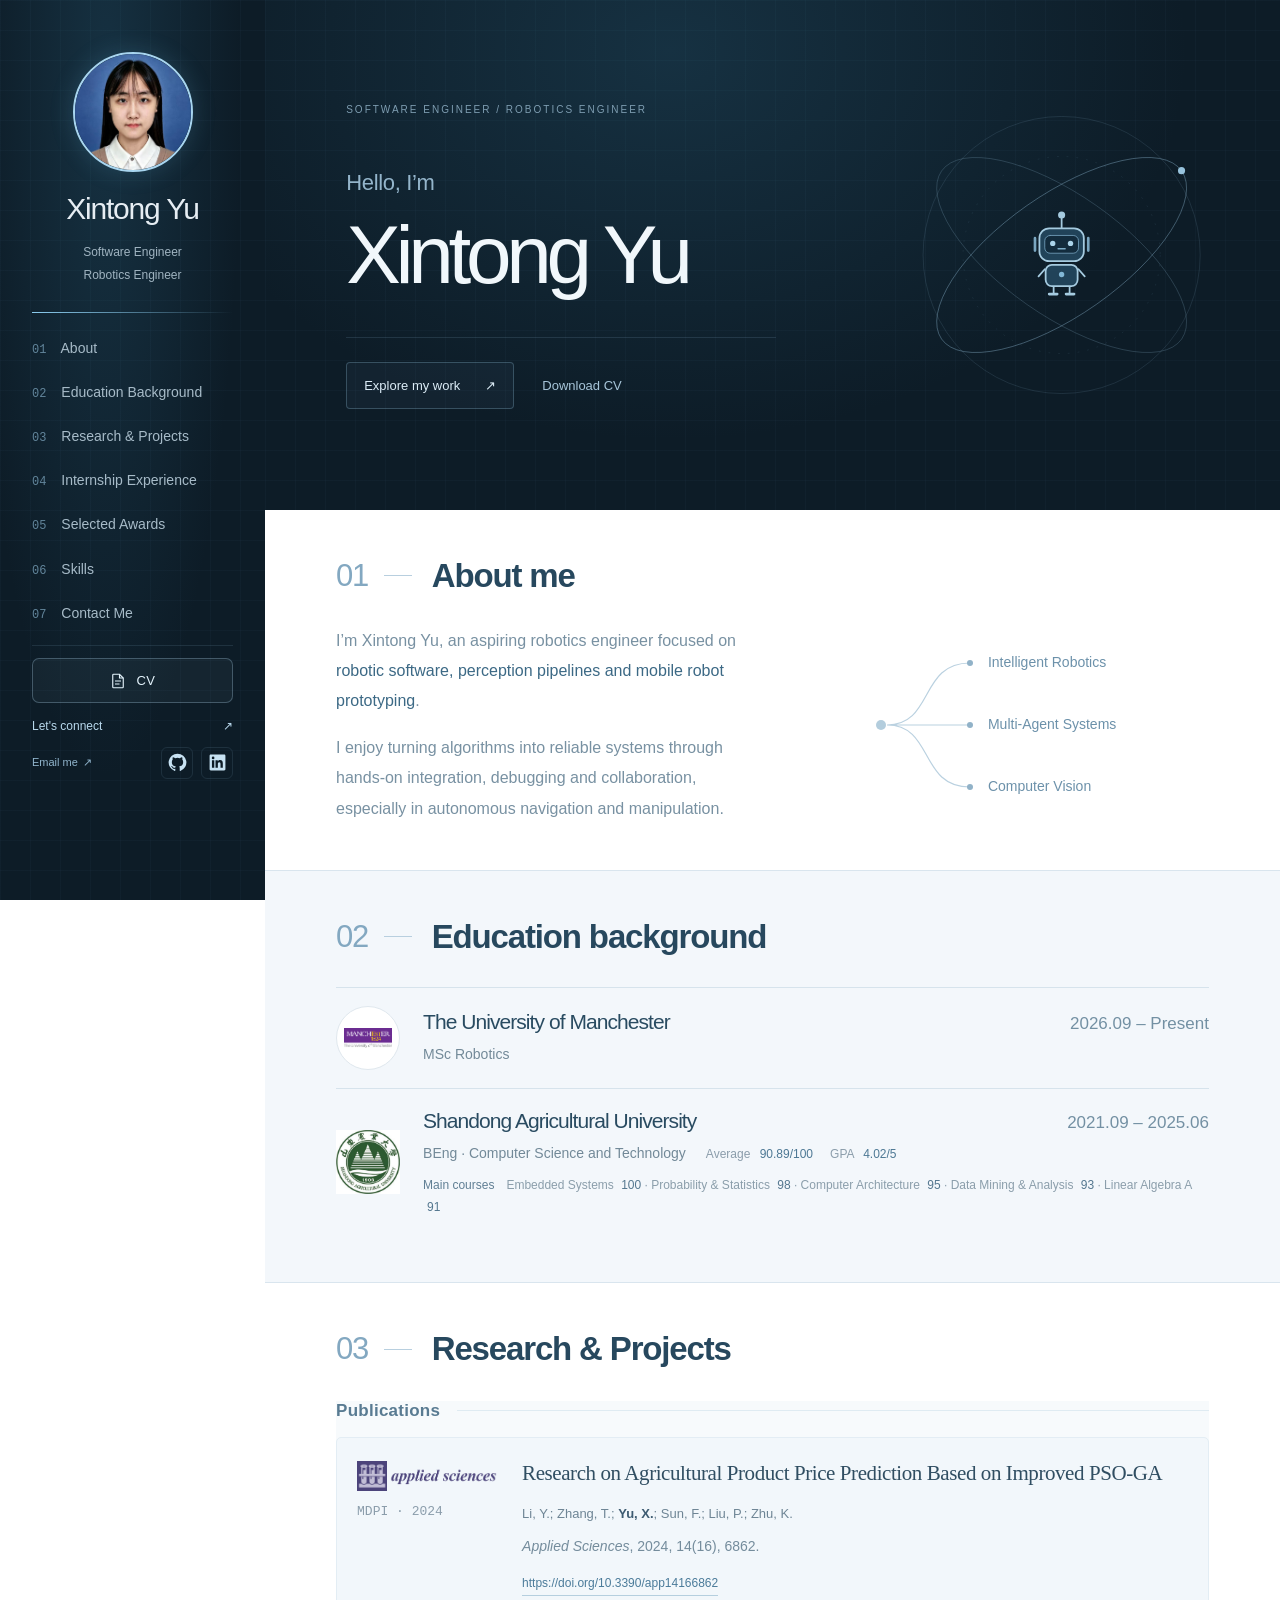
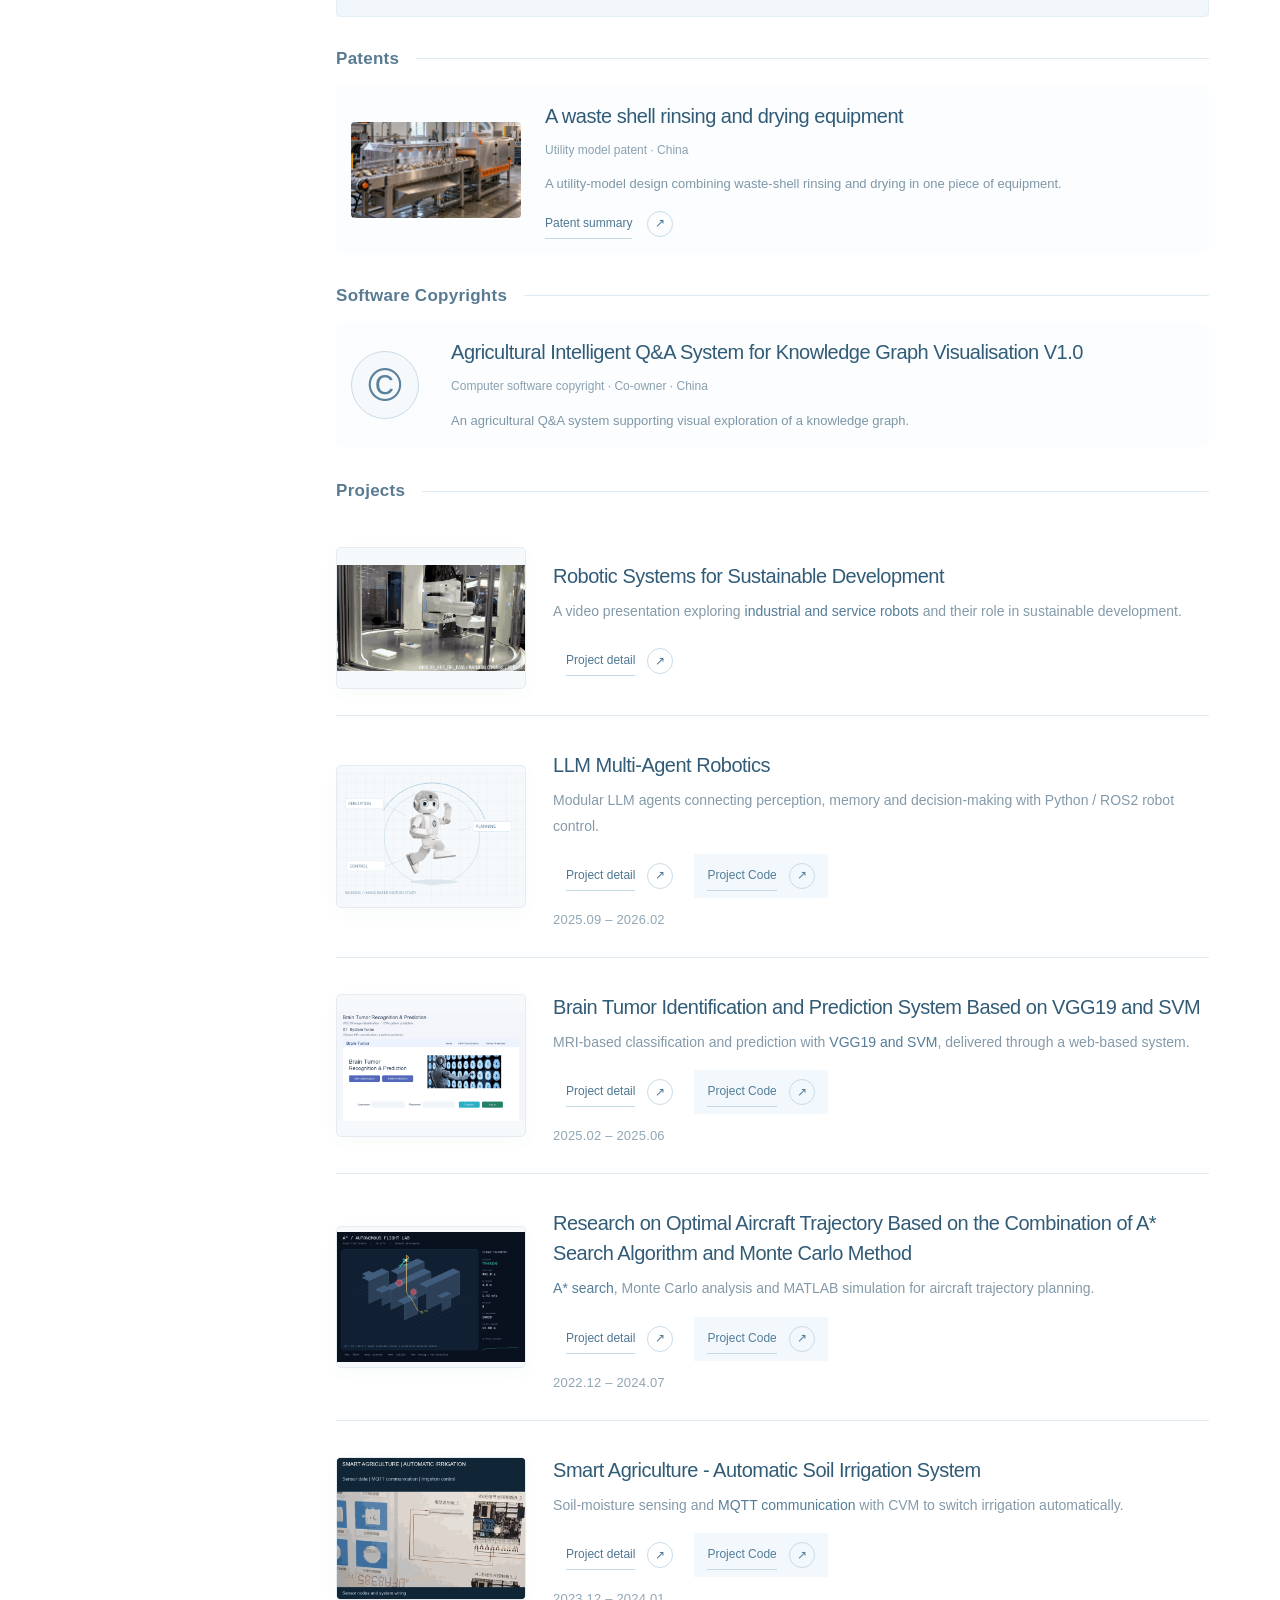
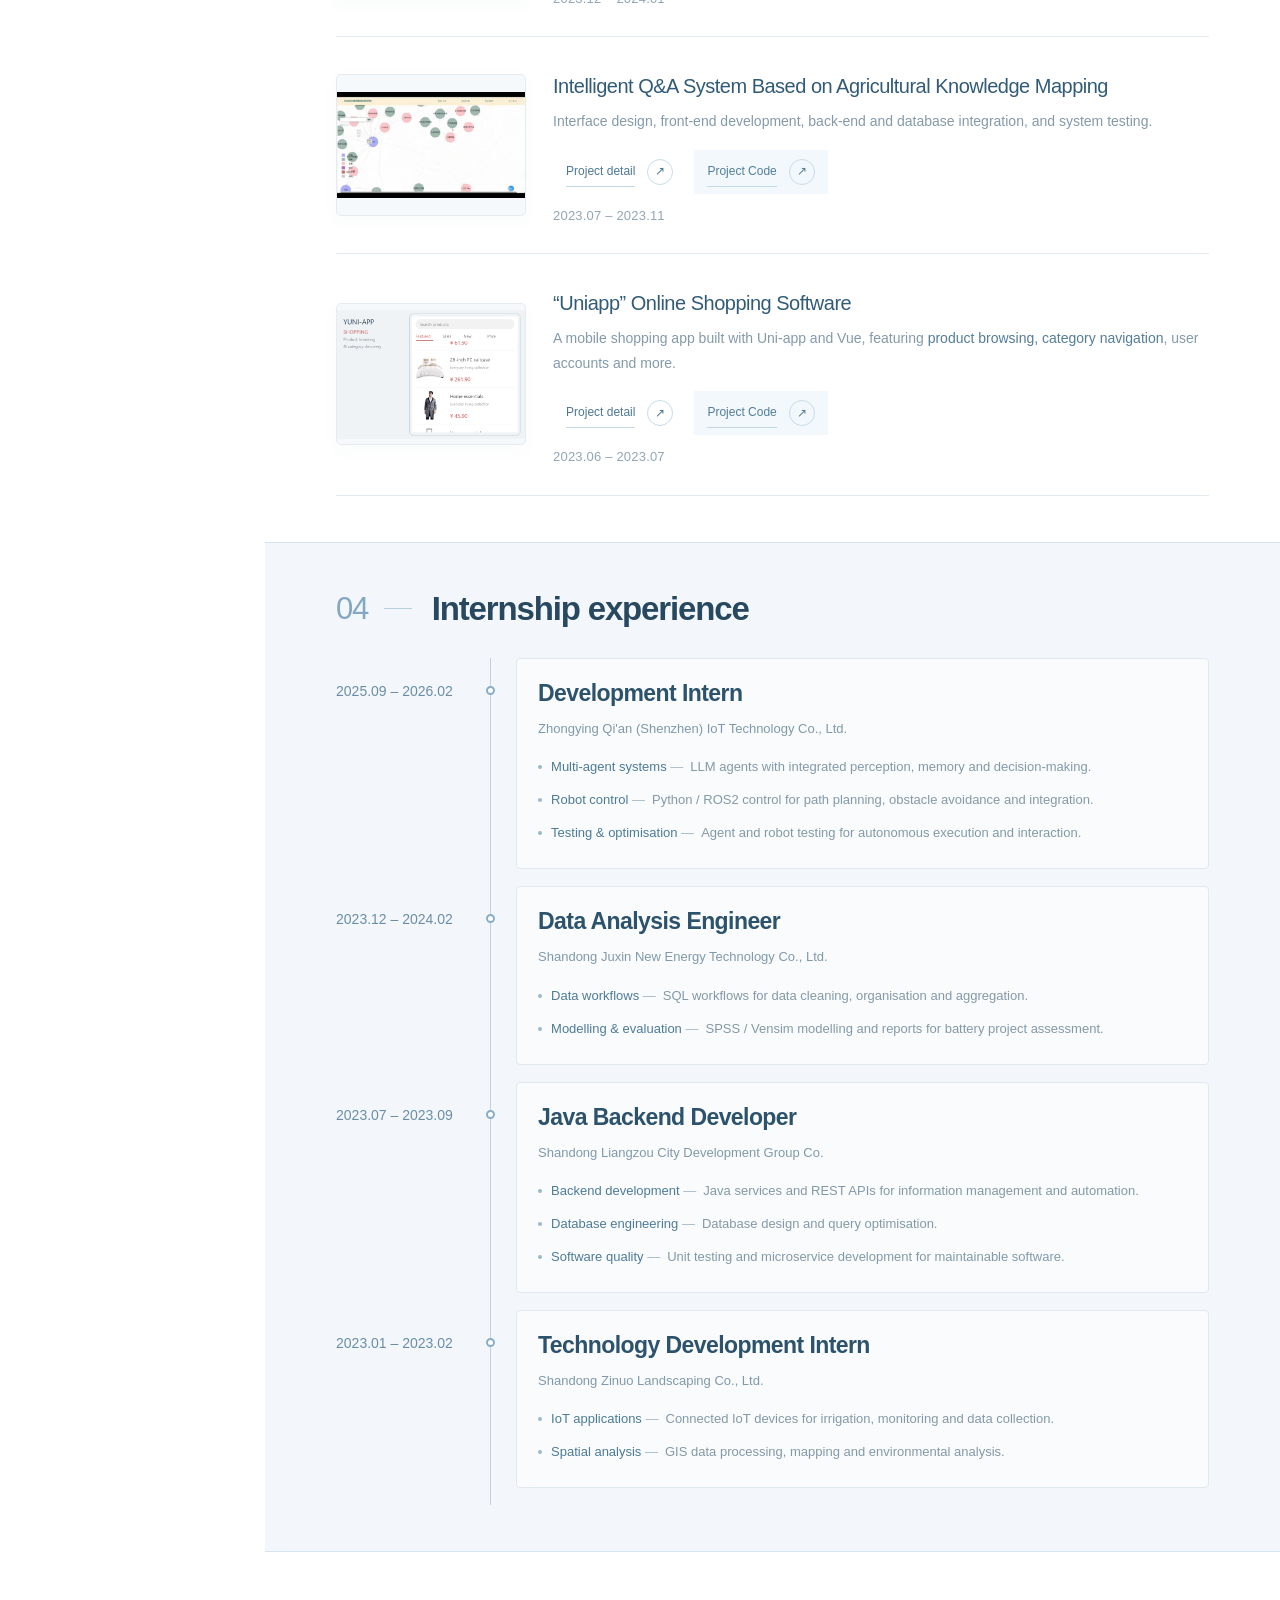
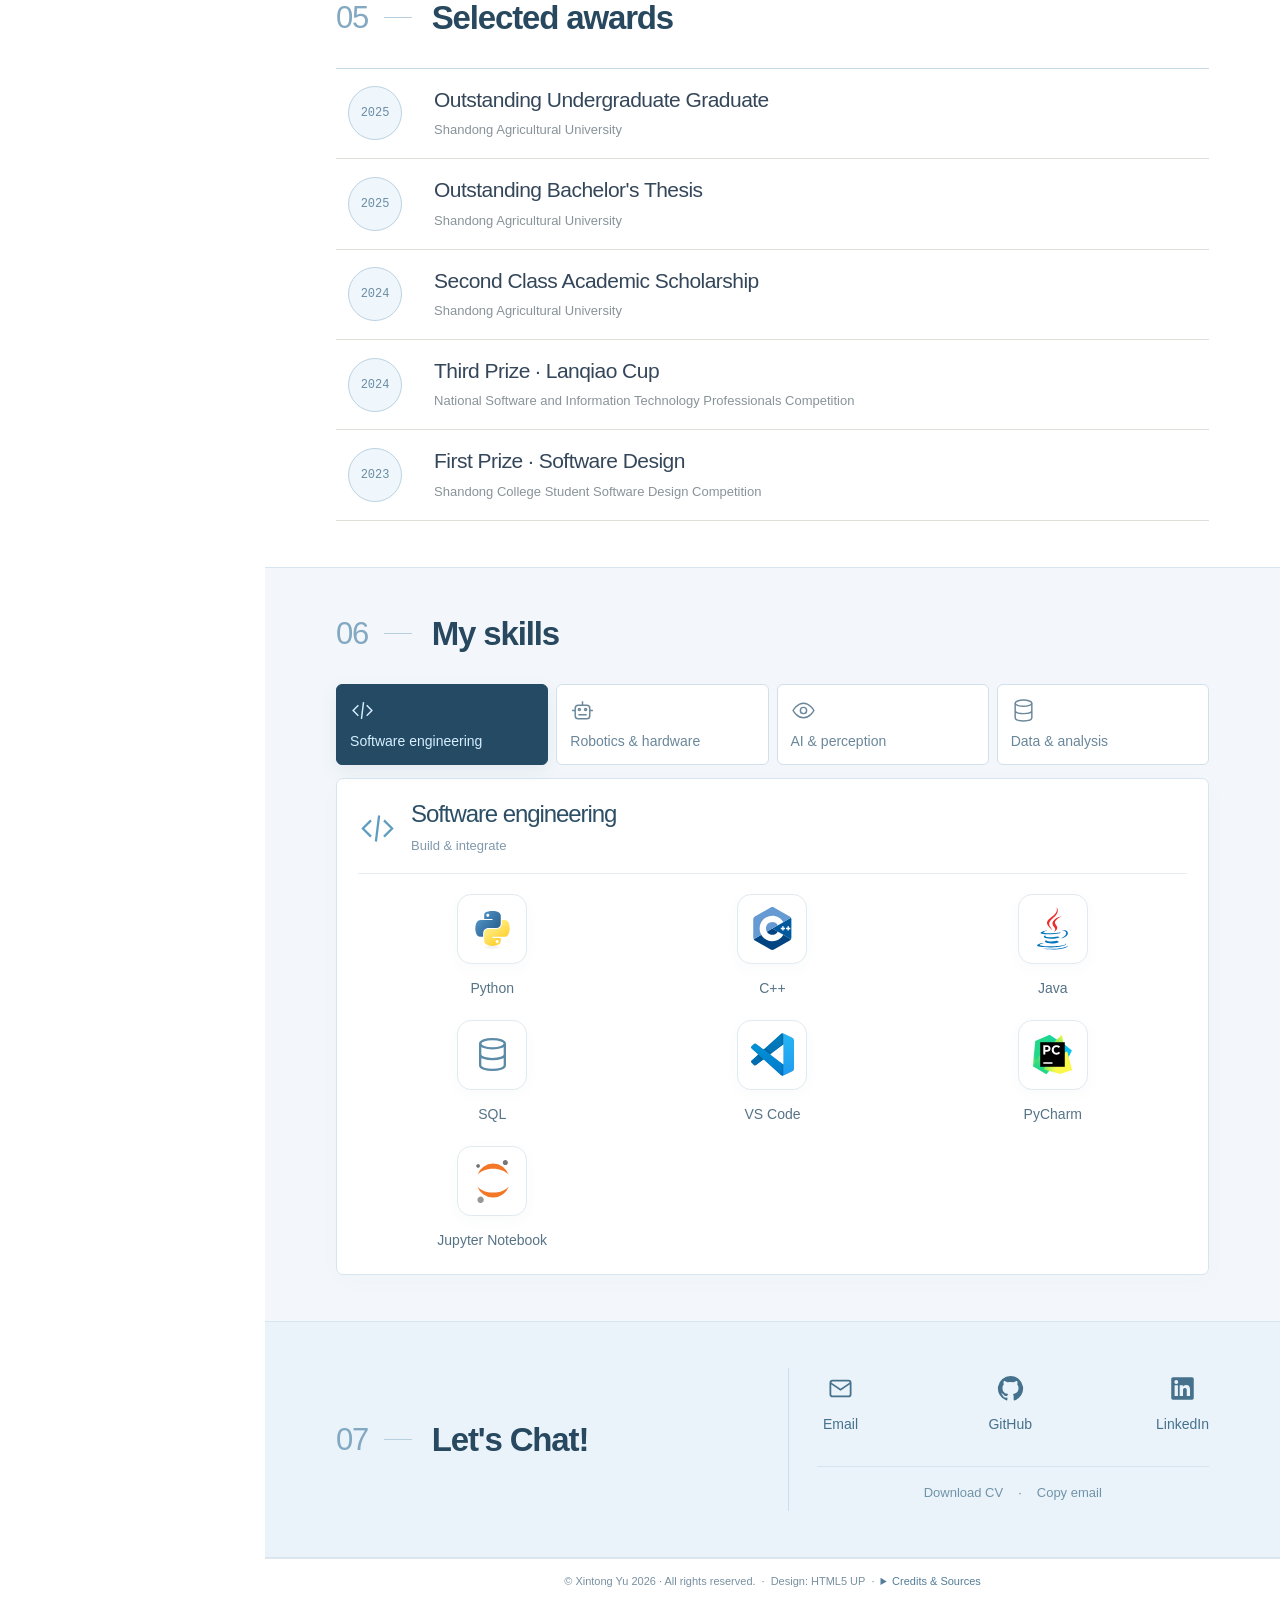
<file: index.html>
<!doctype html>
<html lang="en">
  <head>
    <meta charset="utf-8">
    <meta name="viewport" content="width=device-width,initial-scale=1">
    <meta name="description" content="Xintong Yu — portfolio in intelligent systems, robotics and software engineering.">
    <meta name="theme-color" content="#f7f8fa">
    <title>Xintong Yu | Intelligent Systems & Robotics</title>
    <link rel="stylesheet" href="style.css">
  </head>
  <body>
    <a class="skip" href="#main">Skip to content</a>
    <aside class="profile">
      <div class="portrait">
        <img src="assets/xintong-yu.jpg" alt="Portrait of Xintong Yu" width="120" height="120">
      </div>
      <a class="profile-name" href="#home">
        Xintong Yu
        <span>YU XINTONG</span>
      </a>
      <p class="profile-role">
        Software Engineer
        <br>
        Robotics Engineer
      </p>
      <div class="profile-rule">
      </div>
      <nav id="nav" aria-label="Main navigation">
        <a href="#about"><span>01</span> About</a>
        <a href="#education"><span>02</span> Education Background</a>
        <a href="#projects"><span>03</span> Research &amp; Projects</a>
        <a href="#experience"><span>04</span> Internship Experience</a>
        <a href="#awards"><span>05</span> Selected Awards</a>
        <a href="#skills"><span>06</span> Skills</a>
        <a href="#contact"><span>07</span> Contact Me</a>
      </nav>
      <div class="profile-actions">
        <a class="cv-link" href="assets/Resume-Xintong-Yu.pdf" download aria-label="Download CV">
          <svg viewBox="0 0 24 24" fill="none" stroke="currentColor" stroke-width="1.5" aria-hidden="true">
            <path d="M14 3H6a1 1 0 0 0-1 1v16a1 1 0 0 0 1 1h12a1 1 0 0 0 1-1V8Z"/>
            <path d="M14 3v5h5M8 12h8M8 16h6"/>
          </svg>
          <span>CV</span>
        </a>
        <a class="profile-contact" href="#contact">
          <span>Let's connect</span>
          <span aria-hidden="true">↗</span>
        </a>
        <div class="sidebar-bottom">
          <a class="sidebar-email" href="mailto:xintong.yu-2@postgrad.manchester.ac.uk">
            Email me
            <span aria-hidden="true">↗</span>
          </a>
          <div class="profile-socials">
            <a class="social-icon" href="https://github.com/X-TT-X" target="_blank" rel="noopener noreferrer" aria-label="GitHub profile" title="GitHub">
              <svg viewBox="0 0 24 24" aria-hidden="true" focusable="false">
                <path fill="currentColor" d="M12 .8a11.2 11.2 0 0 0-3.54 21.83c.56.1.76-.24.76-.54v-2.09c-3.12.68-3.78-1.33-3.78-1.33-.51-1.3-1.24-1.64-1.24-1.64-1.02-.7.08-.69.08-.69 1.12.08 1.72 1.15 1.72 1.15 1 1.71 2.62 1.22 3.26.93.1-.72.39-1.22.71-1.5-2.49-.28-5.11-1.25-5.11-5.54 0-1.23.44-2.23 1.15-3.02-.12-.28-.5-1.43.11-2.98 0 0 .94-.3 3.08 1.15a10.7 10.7 0 0 1 5.6 0c2.14-1.45 3.08-1.15 3.08-1.15.61 1.55.23 2.7.11 2.98.72.79 1.15 1.79 1.15 3.02 0 4.3-2.62 5.25-5.12 5.53.4.35.76 1.03.76 2.08v3.1c0 .3.2.65.77.54A11.2 11.2 0 0 0 12 .8Z"/>
              </svg>
            </a>
            <a class="social-icon" href="https://www.linkedin.com/in/xintong-yu-824a34446/" target="_blank" rel="noopener noreferrer" aria-label="LinkedIn profile" title="LinkedIn">
              <svg viewBox="0 0 24 24" aria-hidden="true" focusable="false">
                <path fill="currentColor" d="M20.45 2H3.55C2.69 2 2 2.68 2 3.52v16.96c0 .84.69 1.52 1.55 1.52h16.9c.86 0 1.55-.68 1.55-1.52V3.52c0-.84-.69-1.52-1.55-1.52ZM7.93 18.75H4.98V9.2h2.95v9.55ZM6.45 7.9a1.71 1.71 0 1 1 0-3.42 1.71 1.71 0 0 1 0 3.42Zm12.3 10.85H15.8V14.1c0-1.11-.02-2.54-1.55-2.54-1.55 0-1.79 1.21-1.79 2.46v4.73H9.51V9.2h2.83v1.31h.04c.39-.75 1.36-1.55 2.79-1.55 2.99 0 3.54 1.97 3.54 4.53v5.26Z"/>
              </svg>
            </a>
          </div>
        </div>
      </div>
    </aside>
    <header class="mobile-header">
      <a href="#home">Xintong Yu</a>
      <button class="menu" aria-expanded="false" aria-controls="nav">Menu +</button>
    </header>
    <main id="main">
      <section id="home" class="hero home-directory-style">
        <p class="landing-eyebrow">SOFTWARE ENGINEER / ROBOTICS ENGINEER</p>
        <p class="landing-greeting">Hello, I’m</p>
        <h1>Xintong Yu</h1>
        <div class="landing-actions"><a href="#projects">Explore my work <span aria-hidden="true">↗</span></a><a href="assets/Resume-Xintong-Yu.pdf" download>Download CV</a></div>
              <div class="landing-orbit" aria-hidden="true">
          <svg viewBox="0 0 400 400" fill="none">
            <circle cx="200" cy="200" r="156" stroke="#92b9d5" stroke-opacity=".17"/>
            <circle cx="200" cy="200" r="111" stroke="#92b9d5" stroke-opacity=".12" stroke-dasharray="2 9"/>
            <g class="orbit-motion"><ellipse cx="200" cy="200" rx="165" ry="68" transform="rotate(-35 200 200)" stroke="#9ac7e2" stroke-opacity=".42"/><ellipse cx="200" cy="200" rx="165" ry="68" transform="rotate(35 200 200)" stroke="#9ac7e2" stroke-opacity=".24"/><circle cx="335" cy="105" r="4" fill="#a6d5f0"/></g>
            <g class="orbit-robot" stroke="#b6def4" stroke-width="2" stroke-linecap="round" stroke-linejoin="round">
              <path d="M200 159V169"/>
              <circle cx="200" cy="155" r="4" fill="#b6def4" stroke="none"/>
              <rect x="175" y="170" width="50" height="37" rx="11" fill="#24485f"/>
              <rect x="181" y="178" width="38" height="20" rx="6" fill="#142e40" stroke="#79a9c6" stroke-width="1"/>
              <circle cx="190" cy="187" r="3" fill="#bce8ff" stroke="none"/>
              <circle cx="210" cy="187" r="3" fill="#bce8ff" stroke="none"/>
              <path d="M196 193H204" stroke="#89bcd9" stroke-width="1.5"/>
              <path d="M170 181V195M230 181V195" stroke="#86b5d1" stroke-width="3"/>
              <rect x="182" y="211" width="36" height="24" rx="7" fill="#24485f"/>
              <circle cx="200" cy="222" r="3" fill="#8fc9e9" stroke="none"/>
              <path d="M181 216L174 224M219 216L226 224M191 236V243M209 236V243"/>
              <path d="M186 244H195M205 244H214" stroke-width="3"/>
            </g>
          </svg>
        </div>
      </section>
      <section id="about" class="section about-robotics about-tree-section">
        <div class="section-heading-line"><div class="section-label">01</div><h2 class="section-title">About me</h2></div>
        <div class="about-tree-layout">
          <div class="about-tree-copy">
            <p>I’m Xintong Yu, an aspiring robotics engineer focused on <strong>robotic software, perception pipelines and mobile robot prototyping</strong>.</p>
            <p>I enjoy turning algorithms into reliable systems through hands-on integration, debugging and collaboration, especially in autonomous navigation and manipulation.</p>
          </div>
          <div class="interest-tree-sculpt" aria-label="Research interests">
            <svg viewBox="0 0 340 186" fill="none" aria-hidden="true"><circle cx="12" cy="93" r="5" fill="#b3cddd"/><path d="M18 93C65 93 50 31 101 31M18 93H101M18 93C65 93 50 155 101 155" stroke="#bad1e0" stroke-width="1.2"/><circle cx="101" cy="31" r="3" fill="#91b2c8"/><circle cx="101" cy="93" r="3" fill="#91b2c8"/><circle cx="101" cy="155" r="3" fill="#91b2c8"/></svg>
            <ul><li>Intelligent Robotics</li><li>Multi-Agent Systems</li><li>Computer Vision</li></ul>
          </div>
        </div>
      </section>
      <section id="education" class="section education-history">
        <div class="section-heading-line"><div class="section-label">02</div><h2 class="section-title">Education background</h2></div>
        <div class="education-list education-compact">
          <article class="education-entry">
            <div class="education-mark manchester-mark"><img src="assets/university-of-manchester.png" alt="The University of Manchester logo" width="206" height="86"></div>
            <div class="education-copy">
              <div class="education-identity"><h3>The University of Manchester</h3><time>2026.09 – Present</time></div>
              <p class="education-degree">MSc Robotics</p>
            </div>
          </article>
          <article class="education-entry">
            <div class="education-mark sdau-mark"><img src="assets/sdau-seal.jpg" alt="Shandong Agricultural University logo"></div>
            <div class="education-copy">
              <div class="education-identity"><h3>Shandong Agricultural University</h3><time class="undergraduate-date">2021.09 – 2025.06</time></div>
              <div class="education-degree-row"><p class="education-degree">BEng · Computer Science and Technology</p><p class="education-average">Average <strong>90.89/100</strong><span class="education-gpa">GPA <strong>4.02/5</strong></span></p></div>
              <p class="education-main-courses"><span>Main courses</span>Embedded Systems <b>100</b> · Probability &amp; Statistics <b>98</b> · Computer Architecture <b>95</b> · Data Mining &amp; Analysis <b>93</b> · Linear Algebra A <b>91</b></p>
            </div>
          </article>
        </div>
      </section>
      <section id="projects" class="section combined-work">
        <div class="section-heading-line"><div class="section-label">03</div><h2 class="section-title">Research &amp; Projects</h2></div>
        <div id="research" class="combined-publications">
          <h3 class="work-category-title">Publications</h3>
          <article class="academic-publication">
          <div class="journal-brand">
            <img src="assets/applied-sciences-logo.png" alt="Applied Sciences journal logo" width="650" height="140">
            <span>MDPI · 2024</span>
          </div>
          <div class="publication-record">
            <h3>Research on Agricultural Product Price Prediction Based on Improved PSO-GA</h3>
            <p class="publication-authors">Li, Y.; Zhang, T.; <strong>Yu, X.</strong>; Sun, F.; Liu, P.; Zhu, K.</p>
            <p class="publication-citation"><em>Applied Sciences</em>, 2024, <strong>14</strong>(16), 6862.</p>
            <div class="publication-resources">
              <a href="https://doi.org/10.3390/app14166862" target="_blank" rel="noopener noreferrer">https://doi.org/10.3390/app14166862</a>
            </div>
          </div>
        </article>
        </div>
        <div class="combined-patents">
          <h3 class="work-category-title">Patents</h3>
          <article class="patent-editorial-row"><img src="assets/media/shell-equipment.png" alt="Owner-supplied waste shell rinsing and drying equipment image" loading="lazy"><div><h4>A waste shell rinsing and drying equipment</h4><p>Utility model patent · China</p><p class="ip-introduction">A utility-model design combining waste-shell rinsing and drying in one piece of equipment.</p><a class="project-detail-link" href="assets/patent-summary-english.pdf" target="_blank" rel="noopener"><span class="detail-link-text">Patent summary</span><span class="detail-link-arrow" aria-hidden="true">↗</span></a></div></article>
        </div>
        <div class="combined-copyrights">
          <h3 class="work-category-title">Software Copyrights</h3>
          <article class="copyright-entry copyright-with-media"><div class="copyright-symbol" role="img" aria-label="Copyright symbol">©</div><div class="copyright-description"><h4>Agricultural Intelligent Q&amp;A System for Knowledge Graph Visualisation V1.0</h4><p>Computer software copyright · Co-owner · China</p><p class="ip-introduction">An agricultural Q&amp;A system supporting visual exploration of a knowledge graph.</p></div></article>
        </div>
              <h3 class="work-category-title">Projects</h3>
        <div class="project-editorial-list">
<article class="project-editorial-row sustainable-project">
            <div class="project-preview" data-static-media-id="sustainable-robotics"><img class="original-project-media" src="assets/media/sustainable-robotics-preview.gif" alt="Coursework presentation preview; reference footage credited in the video." loading="eager"></div>
            <div class="project-editorial-copy"><h3>Robotic Systems for Sustainable Development</h3><p>A video presentation exploring <strong>industrial and service robots</strong> and their role in sustainable development.</p><div class="project-action-links"><a class="project-detail-link" href="projects/sustainable-robotics.html"><span class="detail-link-text">Project detail</span><span class="detail-link-arrow" aria-hidden="true">↗</span></a></div></div>
          </article>
<article class="project-editorial-row">
            <div class="project-preview" data-static-media-id="multi-agent-robotics"><img class="original-project-media" src="assets/media/wukong-wave.gif" alt="User-supplied Wukong image with an animated arm; illustrative animation, not recorded robot operation." loading="eager"></div>
            <div class="project-editorial-copy"><h3>LLM Multi-Agent Robotics</h3><p>Modular LLM agents connecting perception, memory and decision-making with Python / ROS2 robot control.</p><div class="project-action-links"><a class="project-detail-link" href="projects/multi-agent-robotics.html"><span class="detail-link-text">Project detail</span><span class="detail-link-arrow" aria-hidden="true">↗</span></a><a class="project-detail-link project-code-link" href="https://github.com/X-TT-X/Multi-Agent-Robotics" target="_blank" rel="noopener noreferrer"><span class="detail-link-text">Project Code</span><span class="detail-link-arrow" aria-hidden="true">↗</span></a></div><p class="project-period">2025.09 – 2026.02</p></div>
          </article>
<article class="project-editorial-row">
            <div class="project-preview" data-static-media-id="brain-tumour"><img class="original-project-media" src="assets/media/brain-tumour-clean.gif" alt="Brain tumour project interface animation" loading="eager"></div>
            <div class="project-editorial-copy"><h3>Brain Tumor Identification and Prediction System Based on VGG19 and SVM</h3><p>MRI-based classification and prediction with <strong>VGG19 and SVM</strong>, delivered through a web-based system.</p><div class="project-action-links"><a class="project-detail-link" href="projects/brain-tumour.html"><span class="detail-link-text">Project detail</span><span class="detail-link-arrow" aria-hidden="true">↗</span></a><a class="project-detail-link project-code-link" href="https://github.com/X-TT-X/Brain-Tumor-Identification-and-Prediction" target="_blank" rel="noopener noreferrer"><span class="detail-link-text">Project Code</span><span class="detail-link-arrow" aria-hidden="true">↗</span></a></div><p class="project-period">2025.02 – 2025.06</p></div>
          </article>
<article class="project-editorial-row">
            <div class="project-preview" data-static-media-id="aircraft-planning"><img class="original-project-media" src="assets/media/aircraft-owner.gif" alt="Owner-supplied path-planning animation" loading="eager"></div>
            <div class="project-editorial-copy"><h3>Research on Optimal Aircraft Trajectory Based on the Combination of A* Search Algorithm and Monte Carlo Method</h3><p><strong>A* search</strong>, Monte Carlo analysis and MATLAB simulation for aircraft trajectory planning.</p><div class="project-action-links"><a class="project-detail-link" href="projects/aircraft-planning.html"><span class="detail-link-text">Project detail</span><span class="detail-link-arrow" aria-hidden="true">↗</span></a><a class="project-detail-link project-code-link" href="https://github.com/X-TT-X/AStar" target="_blank" rel="noopener noreferrer"><span class="detail-link-text">Project Code</span><span class="detail-link-arrow" aria-hidden="true">↗</span></a></div><p class="project-period">2022.12 – 2024.07</p></div>
          </article>
<article class="project-editorial-row">
            <div class="project-preview" data-static-media-id="smart-irrigation"><img class="original-project-media" src="assets/media/irrigation-english-captioned.gif" alt="Original irrigation recording with English explanatory captions; recorded interface retains its original language." loading="eager"></div>
            <div class="project-editorial-copy"><h3>Smart Agriculture - Automatic Soil Irrigation System</h3><p>Soil-moisture sensing and <strong>MQTT communication</strong> with CVM to switch irrigation automatically.</p><div class="project-action-links"><a class="project-detail-link" href="projects/smart-irrigation.html"><span class="detail-link-text">Project detail</span><span class="detail-link-arrow" aria-hidden="true">↗</span></a><a class="project-detail-link project-code-link" href="https://github.com/X-TT-X/Smart-Agriculture" target="_blank" rel="noopener noreferrer"><span class="detail-link-text">Project Code</span><span class="detail-link-arrow" aria-hidden="true">↗</span></a></div><p class="project-period">2023.12 – 2024.01</p></div>
          </article>
<article class="project-editorial-row">
            <div class="project-preview" data-static-media-id="knowledge-qa"><img class="original-project-media" src="assets/media/knowledge-graph.gif" alt="Owner-supplied knowledge graph demonstration" loading="eager"></div>
            <div class="project-editorial-copy"><h3>Intelligent Q&amp;A System Based on Agricultural Knowledge Mapping</h3><p>Interface design, front-end development, back-end and database integration, and system testing.</p><div class="project-action-links"><a class="project-detail-link" href="projects/knowledge-qa.html"><span class="detail-link-text">Project detail</span><span class="detail-link-arrow" aria-hidden="true">↗</span></a><a class="project-detail-link project-code-link" href="https://github.com/X-TT-X/Agricultural-Knowledge-Mapping" target="_blank" rel="noopener noreferrer"><span class="detail-link-text">Project Code</span><span class="detail-link-arrow" aria-hidden="true">↗</span></a></div><p class="project-period">2023.07 – 2023.11</p></div>
          </article>
          <article class="project-editorial-row">
            <div class="project-preview" data-static-media-id="uniapp-shopping"><img class="original-project-media" src="assets/media/uniapp-shopping.gif" alt="Mobile shopping app — product browsing" loading="eager"></div>
            <div class="project-editorial-copy"><h3>“Uniapp” Online Shopping Software</h3><p>A mobile shopping app built with Uni-app and Vue, featuring <strong>product browsing, category navigation</strong>, user accounts and more.</p><div class="project-action-links"><a class="project-detail-link" href="projects/uniapp-shopping.html"><span class="detail-link-text">Project detail</span><span class="detail-link-arrow" aria-hidden="true">↗</span></a><a class="project-detail-link project-code-link" href="https://github.com/X-TT-X/Yuni-app" target="_blank" rel="noopener noreferrer"><span class="detail-link-text">Project Code</span><span class="detail-link-arrow" aria-hidden="true">↗</span></a></div><p class="project-period">2023.06 – 2023.07</p></div>
          </article>
        </div>
      </section>
      <section id="experience" class="section experience-gallery">
        <div class="section-heading-line"><div class="section-label">04</div><h2 class="section-title">Internship experience</h2></div>
        <div class="experience-timeline">
          <article class="timeline-entry"><div class="timeline-date"><time>2025.09 – 2026.02</time><span class="timeline-node" aria-hidden="true"></span></div><div class="timeline-content"><h3>Development Intern</h3><p class="internship-company">Zhongying Qi&#x27;an (Shenzhen) IoT Technology Co., Ltd.</p><ul class="internship-responsibilities">
              <li><strong>Multi-agent systems</strong><span>LLM agents with integrated perception, memory and decision-making.</span></li>
              <li><strong>Robot control</strong><span>Python / ROS2 control for path planning, obstacle avoidance and integration.</span></li>
              <li><strong>Testing &amp; optimisation</strong><span>Agent and robot testing for autonomous execution and interaction.</span></li>
            </ul></div></article>
          <article class="timeline-entry"><div class="timeline-date"><time>2023.12 – 2024.02</time><span class="timeline-node" aria-hidden="true"></span></div><div class="timeline-content"><h3>Data Analysis Engineer</h3><p class="internship-company">Shandong Juxin New Energy Technology Co., Ltd.</p><ul class="internship-responsibilities">
              <li><strong>Data workflows</strong><span>SQL workflows for data cleaning, organisation and aggregation.</span></li>
              <li><strong>Modelling &amp; evaluation</strong><span>SPSS / Vensim modelling and reports for battery project assessment.</span></li>
            </ul></div></article>
          <article class="timeline-entry"><div class="timeline-date"><time>2023.07 – 2023.09</time><span class="timeline-node" aria-hidden="true"></span></div><div class="timeline-content"><h3>Java Backend Developer</h3><p class="internship-company">Shandong Liangzou City Development Group Co.</p><ul class="internship-responsibilities">
              <li><strong>Backend development</strong><span>Java services and REST APIs for information management and automation.</span></li>
              <li><strong>Database engineering</strong><span>Database design and query optimisation.</span></li>
              <li><strong>Software quality</strong><span>Unit testing and microservice development for maintainable software.</span></li>
            </ul></div></article>
          <article class="timeline-entry"><div class="timeline-date"><time>2023.01 – 2023.02</time><span class="timeline-node" aria-hidden="true"></span></div><div class="timeline-content"><h3>Technology Development Intern</h3><p class="internship-company">Shandong Zinuo Landscaping Co., Ltd.</p><ul class="internship-responsibilities">
              <li><strong>IoT applications</strong><span>Connected IoT devices for irrigation, monitoring and data collection.</span></li>
              <li><strong>Spatial analysis</strong><span>GIS data processing, mapping and environmental analysis.</span></li>
            </ul></div></article>
        </div>
      </section>
      <section id="awards" class="section awards">
        <div class="section-heading-line"><div class="section-label">05</div><h2 class="section-title">Selected awards</h2></div>
        
        <div class="award-list">
          <article class="award-item"><button type="button" class="award-select" aria-pressed="false"><time>2025</time><span class="award-copy"><span class="award-title">Outstanding Undergraduate Graduate</span><span class="award-issuer">Shandong Agricultural University</span></span></button></article>
          <article class="award-item"><button type="button" class="award-select" aria-pressed="false"><time>2025</time><span class="award-copy"><span class="award-title">Outstanding Bachelor's Thesis</span><span class="award-issuer">Shandong Agricultural University</span></span></button></article>
          <article class="award-item"><button type="button" class="award-select" aria-pressed="false"><time>2024</time><span class="award-copy"><span class="award-title">Second Class Academic Scholarship</span><span class="award-issuer">Shandong Agricultural University</span></span></button></article>
          <article class="award-item"><button type="button" class="award-select" aria-pressed="false"><time>2024</time><span class="award-copy"><span class="award-title">Third Prize · Lanqiao Cup</span><span class="award-issuer">National Software and Information Technology Professionals Competition</span></span></button></article>
          <article class="award-item"><button type="button" class="award-select" aria-pressed="false"><time>2023</time><span class="award-copy"><span class="award-title">First Prize · Software Design</span><span class="award-issuer">Shandong College Student Software Design Competition</span></span></button></article>
        </div>
      </section>
      <section id="skills" class="section skills-studio">
        <div class="section-heading-line"><div class="section-label">06</div><h2 class="section-title">My skills</h2></div>
        
        <div class="skill-switcher" role="group" aria-label="Explore skill domains">
          <button type="button" data-skill="software" aria-pressed="true" aria-controls="skill-software">
            <svg viewBox="0 0 24 24" fill="none" stroke="currentColor" stroke-width="1.4" aria-hidden="true">
              <path d="m8 7-5 5 5 5m8-10 5 5-5 5m-3-13-2 16"/>
            </svg>
            <span>Software engineering</span>
          </button>
          <button type="button" data-skill="robotics" aria-pressed="false" aria-controls="skill-robotics">
            <svg viewBox="0 0 24 24" fill="none" stroke="currentColor" stroke-width="1.4" aria-hidden="true">
              <rect x="5" y="7" width="14" height="13" rx="3"/>
              <path d="M12 3v4M2 12h3m14 0h3M8 16h8"/>
              <circle cx="9" cy="11" r="1"/>
              <circle cx="15" cy="11" r="1"/>
            </svg>
            <span>Robotics & hardware</span>
          </button>
          <button type="button" data-skill="vision" aria-pressed="false" aria-controls="skill-vision">
            <svg viewBox="0 0 24 24" fill="none" stroke="currentColor" stroke-width="1.4" aria-hidden="true">
              <path d="M2 12s4-7 10-7 10 7 10 7-4 7-10 7S2 12 2 12Z"/>
              <circle cx="12" cy="12" r="3"/>
            </svg>
            <span>AI & perception</span>
          </button>
          <button type="button" data-skill="data" aria-pressed="false" aria-controls="skill-data">
            <svg viewBox="0 0 24 24" fill="none" stroke="currentColor" stroke-width="1.4" aria-hidden="true">
              <ellipse cx="12" cy="5" rx="8" ry="3"/>
              <path d="M4 5v14c0 4 16 4 16 0V5M4 12c0 4 16 4 16 0"/>
            </svg>
            <span>Data & analysis</span>
          </button>
        </div>
        <div id="skill-software" class="skill-domain">
          <div class="domain-heading">
            <svg viewBox="0 0 24 24" fill="none" stroke="currentColor" stroke-width="1.4" aria-hidden="true">
              <path d="m8 7-5 5 5 5m8-10 5 5-5 5m-3-13-2 16"/>
            </svg>
            <div>
              <h3>Software engineering</h3>
              <p>Build & integrate</p>
            </div>
          </div>
          <div class="app-grid">
            <div class="app-tile">
              <span class="app-mark real-icon">
                <img src="assets/tool-icons/python.svg" alt="" loading="lazy" width="38" height="38">
              </span>
              <span>Python</span>
            </div>
            <div class="app-tile">
              <span class="app-mark real-icon">
                <img src="assets/tool-icons/cplusplus.svg" alt="" loading="lazy" width="38" height="38">
              </span>
              <span>C++</span>
            </div>
            <div class="app-tile">
              <span class="app-mark real-icon">
                <img src="assets/tool-icons/java.svg" alt="" loading="lazy" width="38" height="38">
              </span>
              <span>Java</span>
            </div>
            <div class="app-tile">
              <span class="app-mark real-icon">
                <svg viewBox="0 0 24 24" fill="none" stroke="currentColor" stroke-width="1.5" aria-hidden="true">
                  <ellipse cx="12" cy="5" rx="8" ry="3"/>
                  <path d="M4 5v14c0 4 16 4 16 0V5M4 12c0 4 16 4 16 0"/>
                </svg>
              </span>
              <span>SQL</span>
            </div>
            <div class="app-tile">
              <span class="app-mark real-icon">
                <img src="assets/tool-icons/vscode.svg" alt="" loading="lazy" width="38" height="38">
              </span>
              <span>VS Code</span>
            </div>
            <div class="app-tile">
              <span class="app-mark real-icon">
                <img src="assets/tool-icons/pycharm.svg" alt="" loading="lazy" width="38" height="38">
              </span>
              <span>PyCharm</span>
            </div>
            <div class="app-tile"><span class="app-mark real-icon"><img src="assets/tool-icons/jupyter.svg" alt="" loading="lazy" width="38" height="38"></span><span>Jupyter Notebook</span></div>
          </div>
        </div>
        <div id="skill-robotics" class="skill-domain" hidden>
          <div class="domain-heading">
            <svg viewBox="0 0 24 24" fill="none" stroke="currentColor" stroke-width="1.4" aria-hidden="true">
              <rect x="5" y="7" width="14" height="13" rx="3"/>
              <path d="M12 3v4M2 12h3m14 0h3M8 16h8"/>
              <circle cx="9" cy="11" r="1"/>
              <circle cx="15" cy="11" r="1"/>
            </svg>
            <div>
              <h3>Robotics & hardware</h3>
              <p>Sense → plan → act</p>
            </div>
          </div>
          <div class="app-grid">
            <div class="app-tile">
              <span class="app-mark real-icon">
                <img src="assets/tool-icons/ros.svg" alt="" loading="lazy" width="38" height="38">
              </span>
              <span>ROS2</span>
            </div>
            <div class="app-tile">
              <span class="app-mark real-icon">
                <img src="assets/tool-icons/matlab.svg" alt="" loading="lazy" width="38" height="38">
              </span>
              <span>MATLAB</span>
            </div>
            <div class="app-tile">
              <span class="app-mark real-icon">
                <svg viewBox="0 0 24 24" fill="none" stroke="currentColor" stroke-width="1.5" aria-hidden="true">
                  <path d="M4 20V8h8v8h8V4"/>
                  <circle cx="4" cy="20" r="2"/>
                  <path d="m17 7 3-3 3 3"/>
                </svg>
              </span>
              <span>Path planning</span>
            </div>
            <div class="app-tile">
              <span class="app-mark real-icon">
                <svg viewBox="0 0 24 24" fill="none" stroke="currentColor" stroke-width="1.5" aria-hidden="true">
                  <path d="M3 20V6h8v3m0 6v5h10V4"/>
                  <rect x="8" y="10" width="7" height="4"/>
                </svg>
              </span>
              <span>Obstacle avoidance</span>
            </div>
            <div class="app-tile">
              <span class="app-mark real-icon">
                <svg viewBox="0 0 24 24" fill="none" stroke="currentColor" stroke-width="1.5" aria-hidden="true">
                  <path d="m12 2 9 5v10l-9 5-9-5V7Zm0 10 9-5M12 12 3 7m9 5v10"/>
                </svg>
              </span>
              <span>Simulation</span>
            </div>
            <div class="app-tile">
              <span class="app-mark real-icon">
                <svg viewBox="0 0 24 24" fill="none" stroke="currentColor" stroke-width="1.5" aria-hidden="true">
                  <rect x="2" y="2" width="7" height="7" rx="1"/>
                  <rect x="15" y="15" width="7" height="7" rx="1"/>
                  <path d="M9 5h10v10M5 9v10h10"/>
                </svg>
              </span>
              <span>System integration</span>
            </div>
<div class="app-tile"><span class="app-mark real-icon"><svg viewBox="0 0 24 24" fill="none" stroke="currentColor" stroke-width="1.5" aria-hidden="true"><circle cx="12" cy="12" r="3"/><path d="M5 5a10 10 0 0 0 0 14M19 5a10 10 0 0 1 0 14M8 8a6 6 0 0 0 0 8M16 8a6 6 0 0 1 0 8"/></svg></span><span>MQTT / IoT</span></div>
          </div>
        </div>
        <div id="skill-vision" class="skill-domain" hidden>
          <div class="domain-heading">
            <svg viewBox="0 0 24 24" fill="none" stroke="currentColor" stroke-width="1.4" aria-hidden="true">
              <path d="M2 12s4-7 10-7 10 7 10 7-4 7-10 7S2 12 2 12Z"/>
              <circle cx="12" cy="12" r="3"/>
            </svg>
            <div>
              <h3>AI & perception</h3>
              <p>Models & visual understanding</p>
            </div>
          </div>
          <div class="app-grid">
            <div class="app-tile">
              <span class="app-mark real-icon">
                <img src="assets/tool-icons/pytorch.svg" alt="" loading="lazy" width="38" height="38">
              </span>
              <span>PyTorch</span>
            </div>
            <div class="app-tile">
              <span class="app-mark real-icon">
                <img src="assets/tool-icons/tensorflow.svg" alt="" loading="lazy" width="38" height="38">
              </span>
              <span>TensorFlow</span>
            </div>
            <div class="app-tile">
              <span class="app-mark real-icon">
                <img src="assets/tool-icons/opencv.svg" alt="" loading="lazy" width="38" height="38">
              </span>
              <span>OpenCV</span>
            </div>
            <div class="app-tile">
              <span class="app-mark real-icon">
                <svg viewBox="0 0 24 24" fill="none" stroke="currentColor" stroke-width="1.5" aria-hidden="true">
                  <circle cx="12" cy="5" r="3"/>
                  <circle cx="5" cy="18" r="3"/>
                  <circle cx="19" cy="18" r="3"/>
                  <path d="m10 8-4 7m8-7 4 7M8 18h8"/>
                </svg>
              </span>
              <span>Multi-agent systems</span>
            </div>
            <div class="app-tile"><span class="app-mark real-icon"><img src="assets/tool-icons/keras.svg" alt="" loading="lazy" width="38" height="38"></span><span>Keras</span></div>
            <div class="app-tile"><span class="app-mark real-icon"><img src="assets/tool-icons/scikitlearn.svg" alt="" loading="lazy" width="38" height="38"></span><span>Scikit-learn</span></div>
          </div>
        </div>
        <div id="skill-data" class="skill-domain" hidden>
          <div class="domain-heading">
            <svg viewBox="0 0 24 24" fill="none" stroke="currentColor" stroke-width="1.4" aria-hidden="true">
              <ellipse cx="12" cy="5" rx="8" ry="3"/>
              <path d="M4 5v14c0 4 16 4 16 0V5M4 12c0 4 16 4 16 0"/>
            </svg>
            <div>
              <h3>Data & analysis</h3>
              <p>Query · organise · analyse</p>
            </div>
          </div>
          <div class="app-grid">
            <div class="app-tile">
              <span class="app-mark real-icon">
                <img src="assets/tool-icons/mysql.svg" alt="" loading="lazy" width="38" height="38">
              </span>
              <span>MySQL</span>
            </div>
            <div class="app-tile">
              <span class="app-mark real-icon">
                <img src="assets/tool-icons/tableau.svg" alt="" loading="lazy" width="38" height="38">
              </span>
              <span>Tableau</span>
            </div>
            <div class="app-tile">
              <span class="app-mark real-icon">
                <img src="assets/tool-icons/spss.svg" alt="" loading="lazy" width="38" height="38">
              </span>
              <span>SPSS</span>
            </div>
            <div class="app-tile">
              <span class="app-mark real-icon">
                <svg viewBox="0 0 24 24" fill="none" stroke="currentColor" stroke-width="1.5" aria-hidden="true">
                  <ellipse cx="12" cy="5" rx="8" ry="3"/>
                  <path d="M4 5v14c0 4 16 4 16 0V5M4 12c0 4 16 4 16 0"/>
                </svg>
              </span>
              <span>SQL</span>
            </div>
            <div class="app-tile"><span class="app-mark real-icon"><img src="assets/tool-icons/oracle.svg" alt="" loading="lazy" width="38" height="38"></span><span>Oracle</span></div>
          </div>
        </div>
      </section>
      <section id="contact" class="contact section contact-refined">
        <div class="contact-heading"><div class="section-heading-line"><div class="section-label">07</div><h2 class="section-title">Let's Chat!</h2></div></div>
        <div class="contact-links">
          <div class="socials">
            <a class="social-icon" href="mailto:xintong.yu-2@postgrad.manchester.ac.uk" aria-label="Send me an email" title="Email">
              <svg viewBox="0 0 24 24" fill="none" stroke="currentColor" stroke-width="1.6" aria-hidden="true">
                <rect x="3" y="5" width="18" height="14" rx="2"/>
                <path d="m3 7 9 6 9-6"/>
              </svg>
              <span>Email</span>
            </a>
            <a class="social-icon" href="https://github.com/X-TT-X" target="_blank" rel="noopener noreferrer" aria-label="GitHub profile" title="GitHub">
              <svg viewBox="0 0 24 24" aria-hidden="true" focusable="false">
                <path fill="currentColor" d="M12 .8a11.2 11.2 0 0 0-3.54 21.83c.56.1.76-.24.76-.54v-2.09c-3.12.68-3.78-1.33-3.78-1.33-.51-1.3-1.24-1.64-1.24-1.64-1.02-.7.08-.69.08-.69 1.12.08 1.72 1.15 1.72 1.15 1 1.71 2.62 1.22 3.26.93.1-.72.39-1.22.71-1.5-2.49-.28-5.11-1.25-5.11-5.54 0-1.23.44-2.23 1.15-3.02-.12-.28-.5-1.43.11-2.98 0 0 .94-.3 3.08 1.15a10.7 10.7 0 0 1 5.6 0c2.14-1.45 3.08-1.15 3.08-1.15.61 1.55.23 2.7.11 2.98.72.79 1.15 1.79 1.15 3.02 0 4.3-2.62 5.25-5.12 5.53.4.35.76 1.03.76 2.08v3.1c0 .3.2.65.77.54A11.2 11.2 0 0 0 12 .8Z"/>
              </svg>
              <span>GitHub</span>
            </a>
            <a class="social-icon" href="https://www.linkedin.com/in/xintong-yu-824a34446/" target="_blank" rel="noopener noreferrer" aria-label="LinkedIn profile" title="LinkedIn">
              <svg viewBox="0 0 24 24" aria-hidden="true" focusable="false">
                <path fill="currentColor" d="M20.45 2H3.55C2.69 2 2 2.68 2 3.52v16.96c0 .84.69 1.52 1.55 1.52h16.9c.86 0 1.55-.68 1.55-1.52V3.52c0-.84-.69-1.52-1.55-1.52ZM7.93 18.75H4.98V9.2h2.95v9.55ZM6.45 7.9a1.71 1.71 0 1 1 0-3.42 1.71 1.71 0 0 1 0 3.42Zm12.3 10.85H15.8V14.1c0-1.11-.02-2.54-1.55-2.54-1.55 0-1.79 1.21-1.79 2.46v4.73H9.51V9.2h2.83v1.31h.04c.39-.75 1.36-1.55 2.79-1.55 2.99 0 3.54 1.97 3.54 4.53v5.26Z"/>
              </svg>
              <span>LinkedIn</span>
            </a>
          </div>
          <div class="contact-secondary">
            <a href="assets/Resume-Xintong-Yu.pdf" download>Download CV</a>
            <span aria-hidden="true">·</span>
            <button type="button" id="copy-email">Copy email</button>
          </div>
          <span id="copy-status" role="status" aria-live="polite">
          </span>
        </div>
      </section>
      <footer class="portfolio-copyright"><span>© Xintong Yu 2026 · All rights reserved.</span><span class="footer-divider" aria-hidden="true">·</span><span>Design: HTML5 UP</span><span class="footer-divider" aria-hidden="true">·</span>
        <details class="credits-sources">
          <summary>Credits &amp; Sources</summary>
          <div class="credits-panel">
            <ul>
              <li><strong>The University of Manchester logo</strong> — The University of Manchester. <a href="https://www.staffnet.manchester.ac.uk/brand/visual-identity/logo/logo-downloads/" target="_blank" rel="noopener noreferrer">Official logo resources</a>.</li>
              <li><strong>Shandong Agricultural University emblem</strong> — Shandong Agricultural University. Extracted from its <a href="https://agronomy.sdau.edu.cn/_upload/article/files/20/d2/0aae60de4605a96e6ca1cf79bb70/ea8a5c17-eb61-4eea-97de-0c75160baa77.pdf" target="_blank" rel="noopener noreferrer">official student handbook</a>.</li>
              <li><strong>Applied Sciences journal logo</strong> — MDPI. <a href="https://www.mdpi.com/journal/applsci" target="_blank" rel="noopener noreferrer">Official journal website</a>.</li>
              <li><strong>Software Copyrights icon</strong> — Standard copyright symbol (©)</li>
              <li><strong>Animated media</strong> — For enhanced visual presentation, some animations were created from real photographs using Doubao AI.</li>
            </ul>

          </div>
        </details></footer>
    </main>
    <script src="media-catalog.js">
    </script>
    <script src="media-viewer.js">
    </script>
    <script src="app.js">
    </script>
  </body>
</html>
</file>
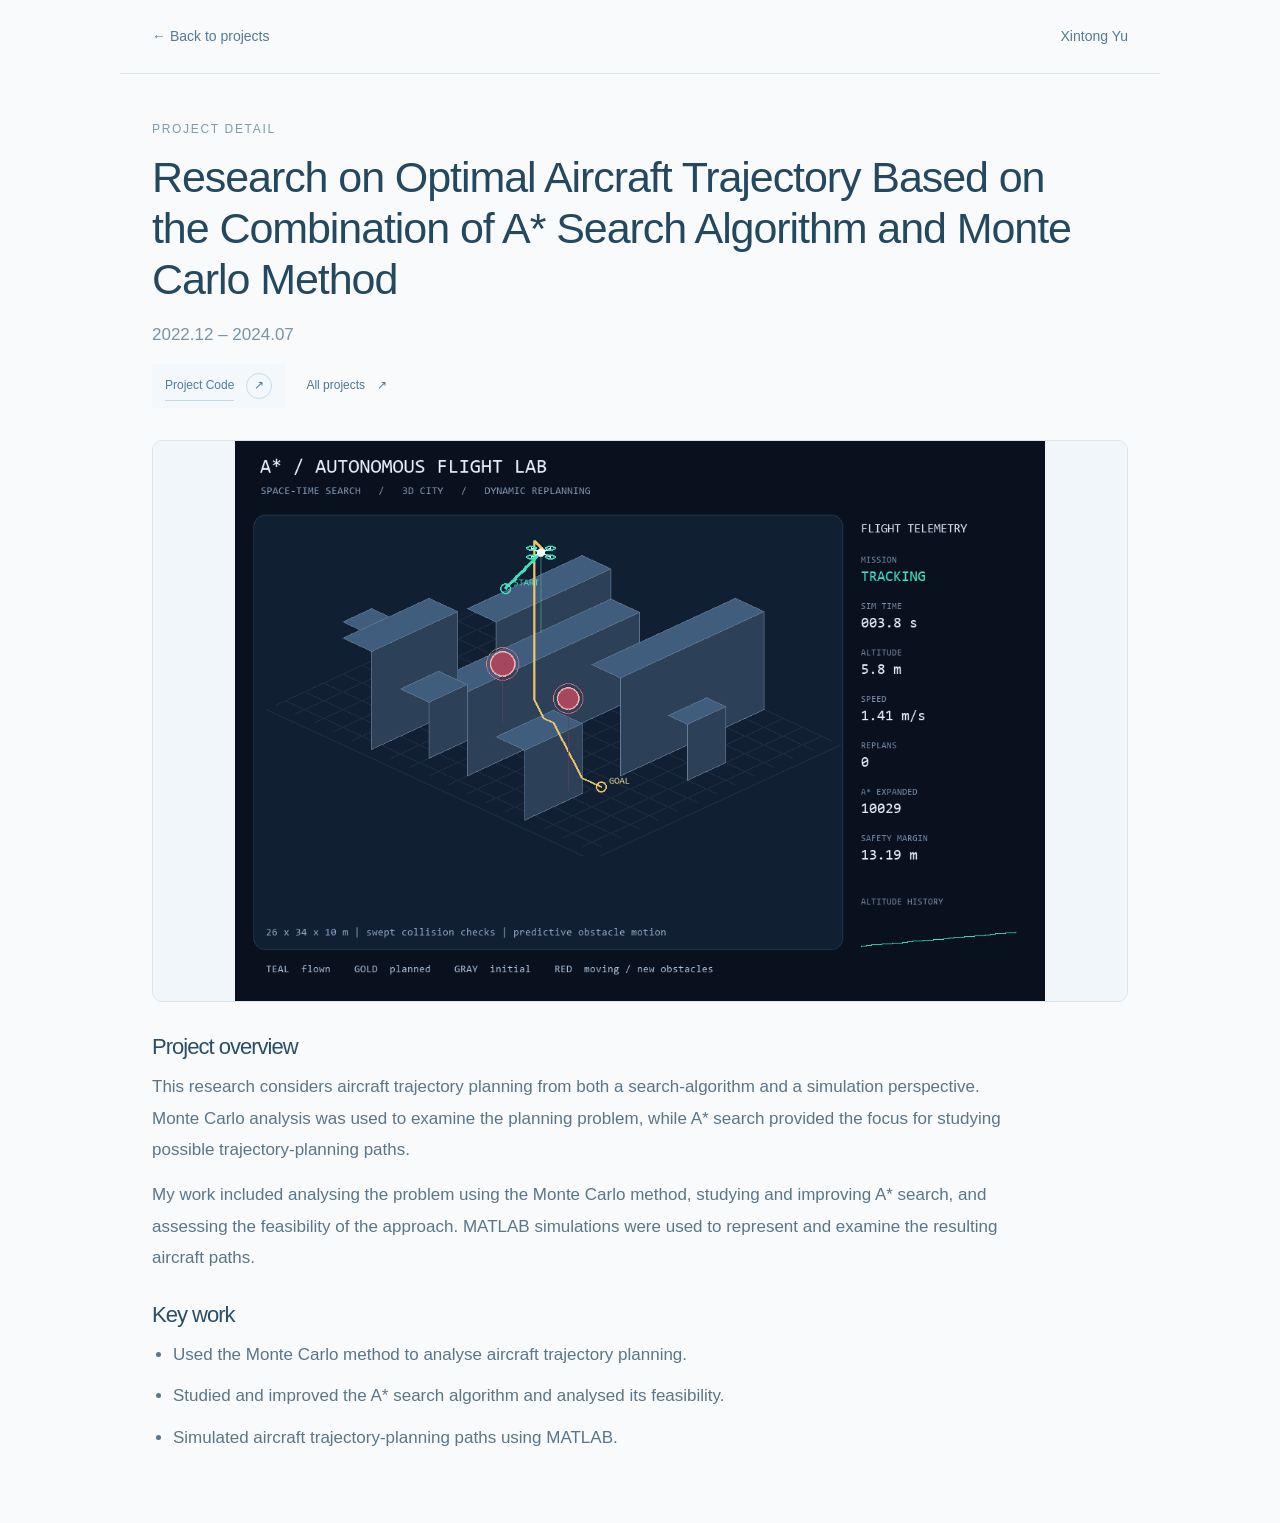
<file: projects/aircraft-planning.html>
<!doctype html>
<html lang="en">
  <head>
    <meta charset="utf-8">
    <meta name="viewport" content="width=device-width,initial-scale=1">
    <title>Research on Optimal Aircraft Trajectory Based on the Combination of A* Search Algorithm and Monte Carlo Method | Xintong Yu</title>
    <link rel="stylesheet" href="../style.css">
  </head>
  <body class="project-detail-page" data-asset-prefix="../">
    <header class="project-detail-header"><a href="../index.html#projects">← Back to projects</a><a href="../index.html">Xintong Yu</a></header>
    <main class="project-detail-main">
      <div class="detail-heading"><p class="detail-eyebrow">PROJECT DETAIL</p><h1>Research on Optimal Aircraft Trajectory Based on the Combination of A* Search Algorithm and Monte Carlo Method</h1><p class="detail-period">2022.12 – 2024.07</p>
        <div class="project-action-links"><a class="project-detail-link project-code-link" href="https://github.com/X-TT-X/AStar" target="_blank" rel="noopener noreferrer"><span class="detail-link-text">Project Code</span><span class="detail-link-arrow" aria-hidden="true">↗</span></a><a class="project-detail-link" href="../index.html#projects">All projects <span aria-hidden="true">↗</span></a></div>
      </div>
      <section class="detail-media-section" aria-label="Project demonstration"><div class="detail-project-media"><img class="original-project-media" src="../assets/media/aircraft-owner.gif" alt="Owner-supplied path-planning animation" loading="eager"></div></section>
      <section class="detail-introduction"><h2>Project overview</h2><p>This research considers aircraft trajectory planning from both a search-algorithm and a simulation perspective. Monte Carlo analysis was used to examine the planning problem, while A* search provided the focus for studying possible trajectory-planning paths.</p><p>My work included analysing the problem using the Monte Carlo method, studying and improving A* search, and assessing the feasibility of the approach. MATLAB simulations were used to represent and examine the resulting aircraft paths.</p><h2>Key work</h2><ul><li>Used the Monte Carlo method to analyse aircraft trajectory planning.</li><li>Studied and improved the A* search algorithm and analysed its feasibility.</li><li>Simulated aircraft trajectory-planning paths using MATLAB.</li></ul></section>
    </main>
    <script src="../media-catalog.js"></script>
    <script src="../media-viewer.js"></script>
  </body>
</html>
</file>
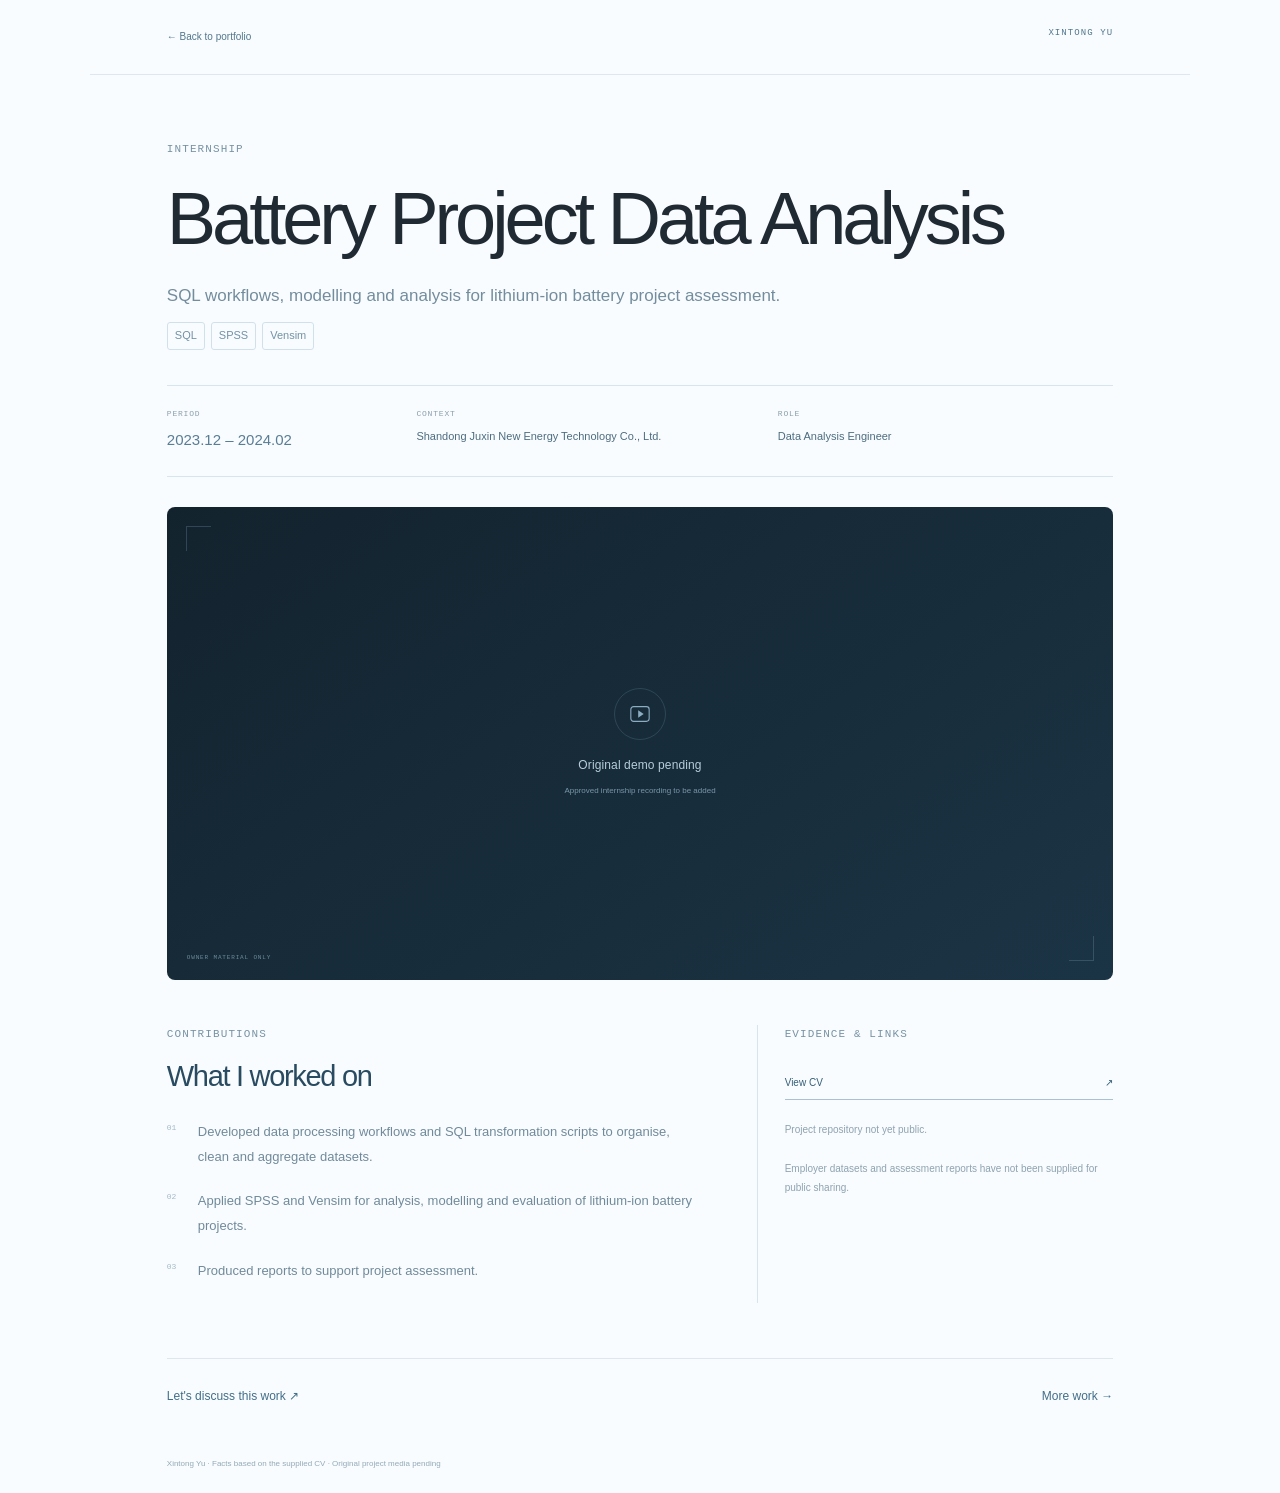
<file: projects/battery-data.html>
<!doctype html>
<html lang="en">
  <head>
    <meta charset="utf-8">
    <meta name="viewport" content="width=device-width, initial-scale=1">
    <title>Battery Project Data Analysis | Xintong Yu</title>
    <link rel="stylesheet" href="../style.css">
  </head>
  <body class="case-page" data-asset-prefix="../">
    <header class="case-header">
      <a href="../index.html#experience">← Back to portfolio</a>
      <a href="../index.html">XINTONG YU</a>
    </header>
    <main class="case-main">
      <div class="case-title-block">
        <p class="case-overline">INTERNSHIP</p>
        <h1>Battery Project Data Analysis</h1>
        <p class="case-deck">SQL workflows, modelling and analysis for lithium-ion battery project assessment.</p>
        <div class="case-tags">
          <span>SQL</span>
          <span>SPSS</span>
          <span>Vensim</span>
        </div>
      </div>
      <dl class="case-metadata">
        <div>
          <dt>PERIOD</dt>
          <dd>2023.12 – 2024.02</dd>
        </div>
        <div>
          <dt>CONTEXT</dt>
          <dd>Shandong Juxin New Energy Technology Co., Ltd.</dd>
        </div>
        <div>
          <dt>ROLE</dt>
          <dd>Data Analysis Engineer</dd>
        </div>
      </dl>
      <div class="case-media-stage">
        <div class="authentic-media" data-media-id="battery-data">
          <div class="media-empty">
            <span class="media-empty-symbol">
              <svg viewBox="0 0 24 24" fill="none" aria-hidden="true">
                <rect x="2" y="4" width="20" height="16" rx="3" stroke="currentColor" stroke-width="1.2"/>
                <path d="m10 8 6 4-6 4V8Z" fill="currentColor"/>
              </svg>
            </span>
            <span class="media-empty-title">Original demo pending</span>
            <span class="media-empty-sub">Approved internship recording to be added</span>
          </div>
          <span class="media-type-label">OWNER MATERIAL ONLY</span>
        </div>
      </div>
      <div class="case-body-grid">
        <section>
          <p class="case-overline">CONTRIBUTIONS</p>
          <h2>What I worked on</h2>
          <ul class="contribution-list">
            <li>Developed data processing workflows and SQL transformation scripts to organise, clean and aggregate datasets.</li>
            <li>Applied SPSS and Vensim for analysis, modelling and evaluation of lithium-ion battery projects.</li>
            <li>Produced reports to support project assessment.</li>
          </ul>
        </section>
        <aside class="case-evidence">
          <p class="case-overline">EVIDENCE & LINKS</p>
          <a class="case-link" href="../assets/Resume-Xintong-Yu.pdf" target="_blank" rel="noopener">
            View CV
            <span>↗</span>
          </a>
          <a class="case-link repository-link" data-repository-id="battery-data" hidden target="_blank" rel="noopener noreferrer">
            GitHub repository
            <span>↗</span>
          </a>
          <p class="repository-pending">Project repository not yet public.</p>
          <p>Employer datasets and assessment reports have not been supplied for public sharing.</p>
        </aside>
      </div>
      <div class="case-closing">
        <a href="../index.html#contact">Let's discuss this work ↗</a>
        <a href="../index.html#projects">More work →</a>
      </div>
    </main>
    <footer class="case-footer">Xintong Yu · Facts based on the supplied CV · Original project media pending</footer>
    <script src="../media-catalog.js">
    </script>
    <script src="../media-viewer.js">
    </script>
  </body>
</html>
</file>
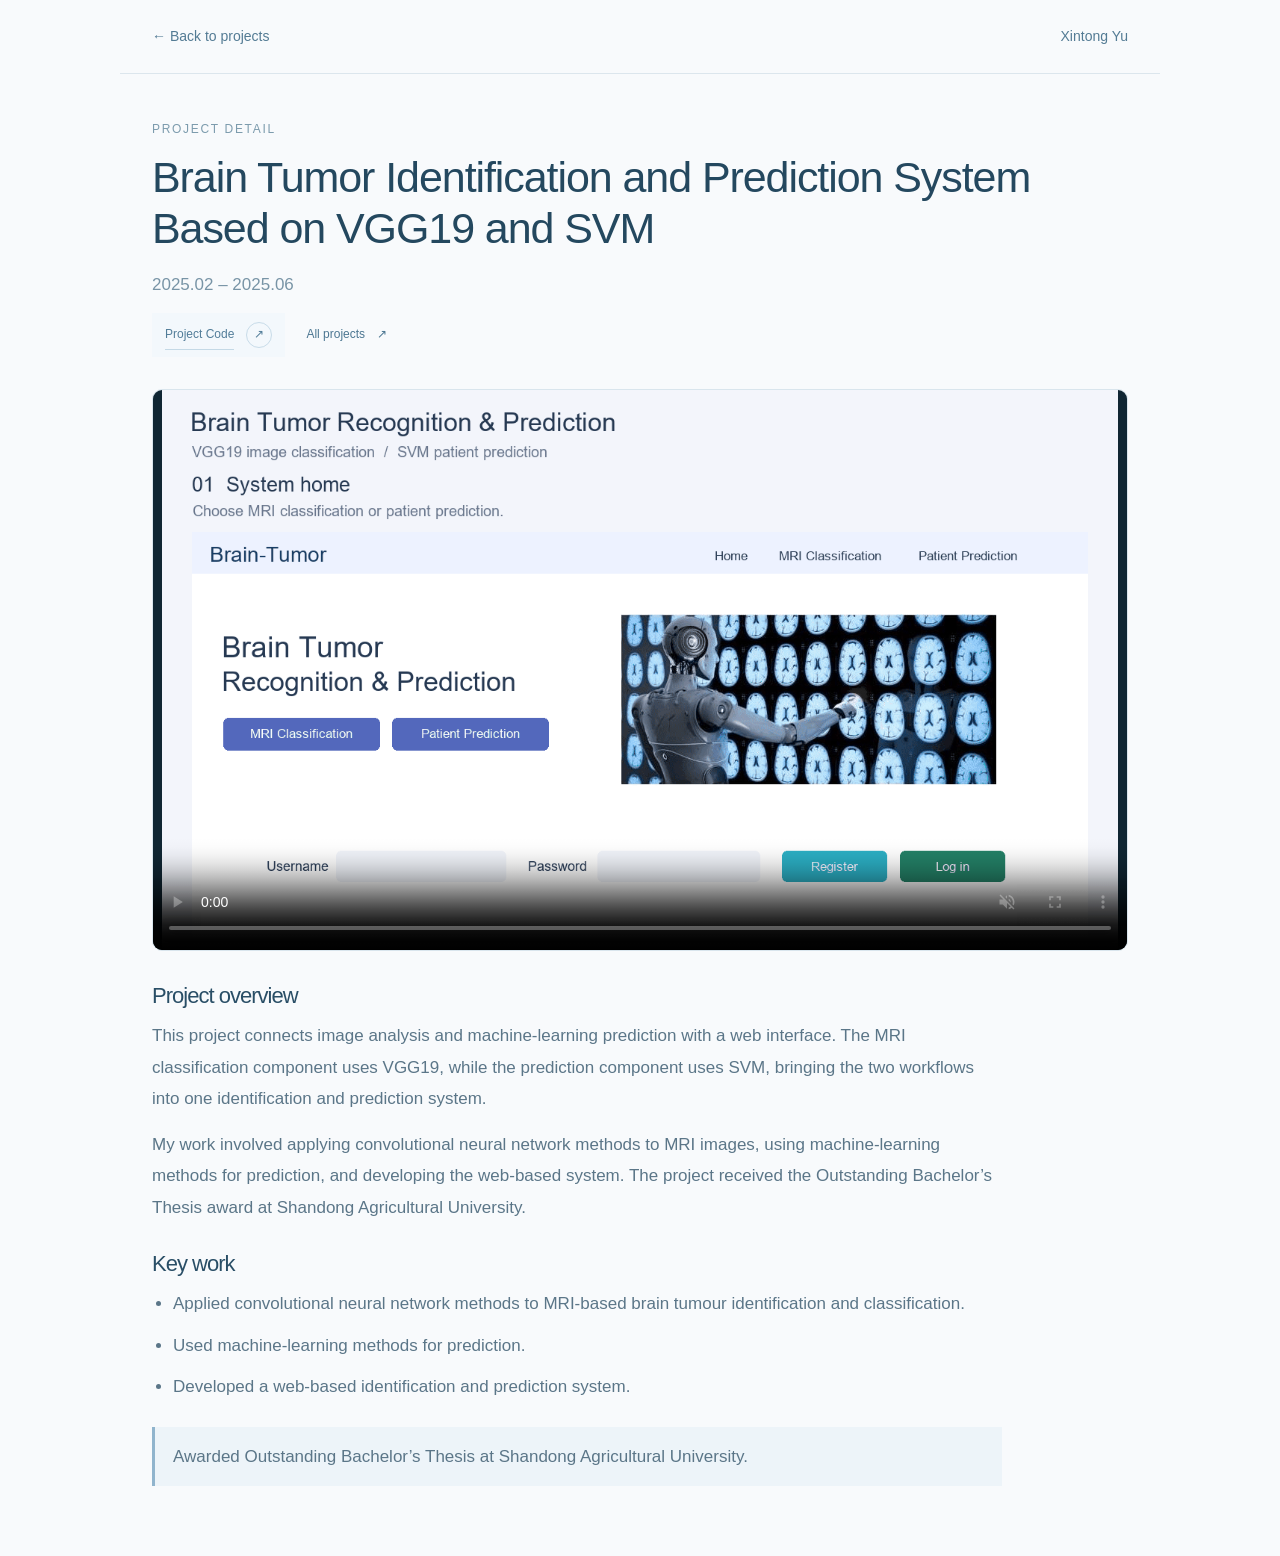
<file: projects/brain-tumour.html>
<!doctype html>
<html lang="en">
  <head>
    <meta charset="utf-8">
    <meta name="viewport" content="width=device-width,initial-scale=1">
    <title>Brain Tumor Identification and Prediction System Based on VGG19 and SVM | Xintong Yu</title>
    <link rel="stylesheet" href="../style.css">
  </head>
  <body class="project-detail-page" data-asset-prefix="../">
    <header class="project-detail-header"><a href="../index.html#projects">← Back to projects</a><a href="../index.html">Xintong Yu</a></header>
    <main class="project-detail-main">
      <div class="detail-heading"><p class="detail-eyebrow">PROJECT DETAIL</p><h1>Brain Tumor Identification and Prediction System Based on VGG19 and SVM</h1><p class="detail-period">2025.02 – 2025.06</p>
        <div class="project-action-links"><a class="project-detail-link project-code-link" href="https://github.com/X-TT-X/Brain-Tumor-Identification-and-Prediction" target="_blank" rel="noopener noreferrer"><span class="detail-link-text">Project Code</span><span class="detail-link-arrow" aria-hidden="true">↗</span></a><a class="project-detail-link" href="../index.html#projects">All projects <span aria-hidden="true">↗</span></a></div>
      </div>
      <section class="detail-media-section" aria-label="Project demonstration"><video class="project-film" controls muted playsinline preload="metadata" poster="../assets/media/brain-tumour-clean.gif"><source src="../assets/media/brain-tumour-preview.mp4" type="video/mp4">Your browser does not support video playback.</video></section>
      <section class="detail-introduction"><h2>Project overview</h2><p>This project connects image analysis and machine-learning prediction with a web interface. The MRI classification component uses VGG19, while the prediction component uses SVM, bringing the two workflows into one identification and prediction system.</p><p>My work involved applying convolutional neural network methods to MRI images, using machine-learning methods for prediction, and developing the web-based system. The project received the Outstanding Bachelor’s Thesis award at Shandong Agricultural University.</p><h2>Key work</h2><ul><li>Applied convolutional neural network methods to MRI-based brain tumour identification and classification.</li><li>Used machine-learning methods for prediction.</li><li>Developed a web-based identification and prediction system.</li></ul><p class="detail-achievement">Awarded Outstanding Bachelor’s Thesis at Shandong Agricultural University.</p></section>
    </main>
    <script src="../media-catalog.js"></script>
    <script src="../media-viewer.js"></script>
  </body>
</html>
</file>
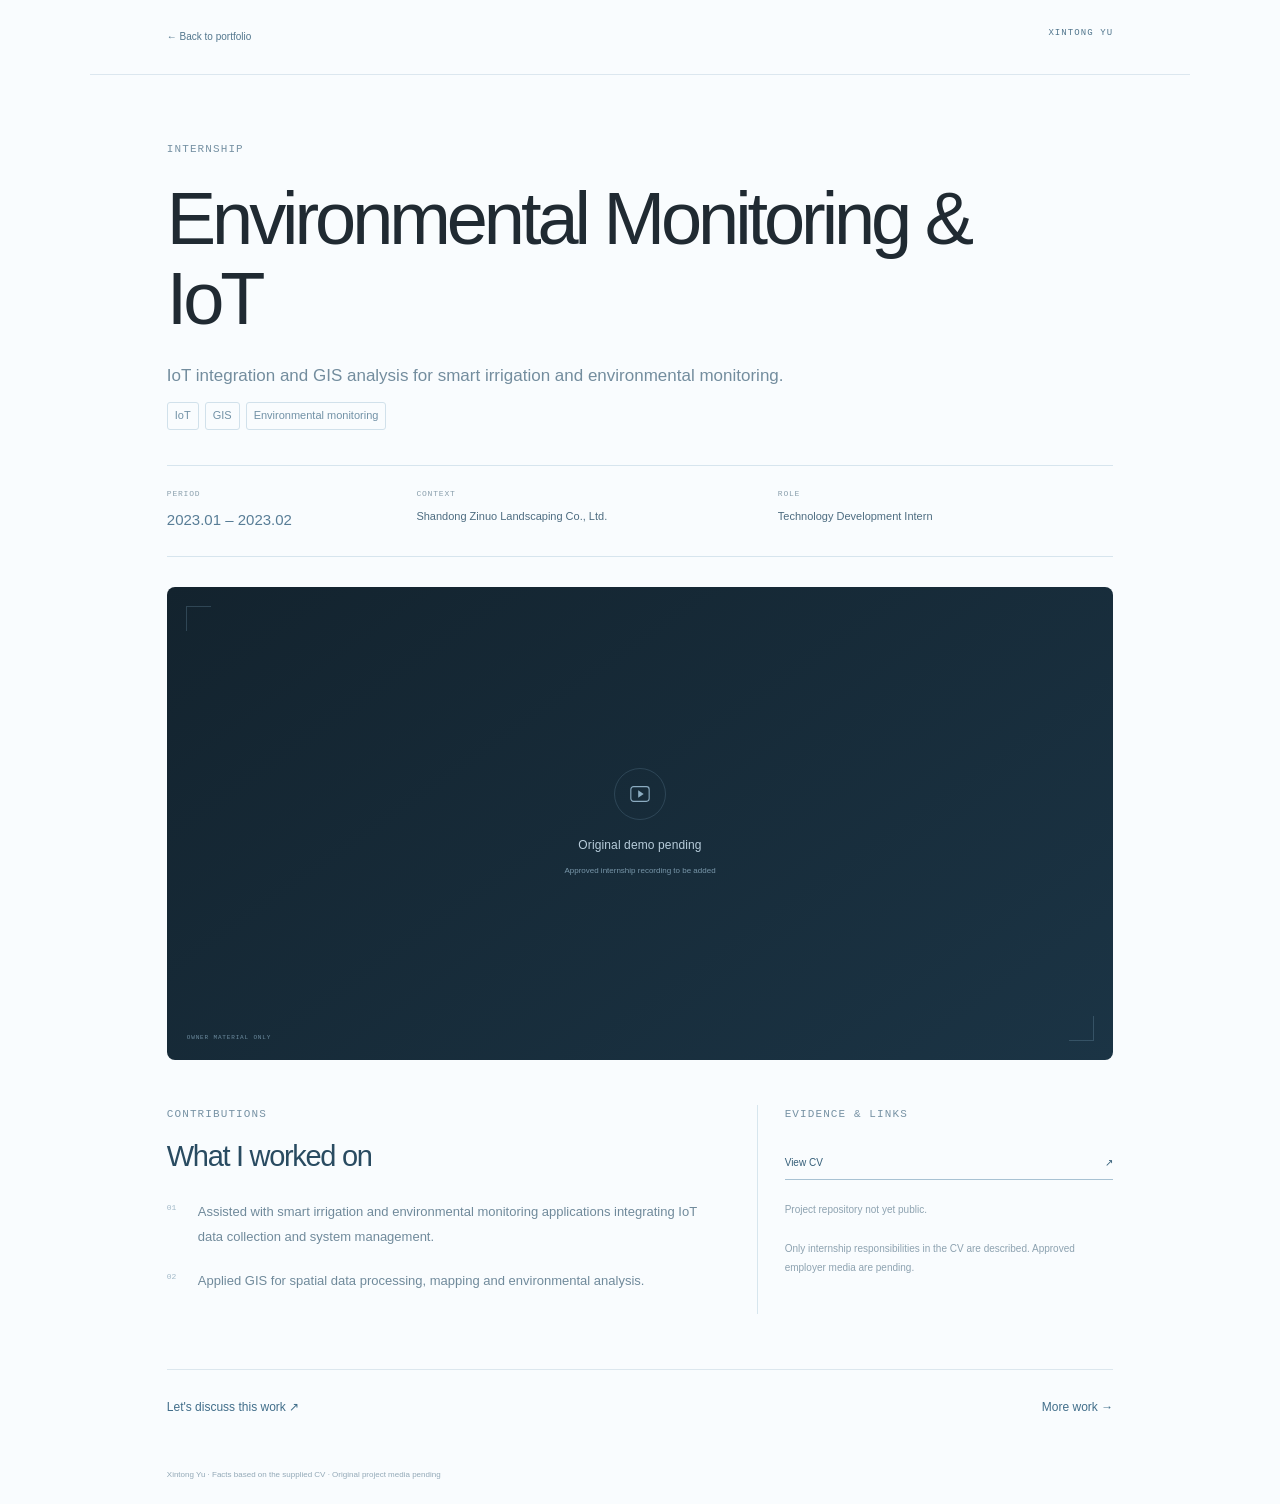
<file: projects/iot-gis.html>
<!doctype html>
<html lang="en">
  <head>
    <meta charset="utf-8">
    <meta name="viewport" content="width=device-width, initial-scale=1">
    <title>Environmental Monitoring &amp; IoT | Xintong Yu</title>
    <link rel="stylesheet" href="../style.css">
  </head>
  <body class="case-page" data-asset-prefix="../">
    <header class="case-header">
      <a href="../index.html#experience">← Back to portfolio</a>
      <a href="../index.html">XINTONG YU</a>
    </header>
    <main class="case-main">
      <div class="case-title-block">
        <p class="case-overline">INTERNSHIP</p>
        <h1>Environmental Monitoring &amp; IoT</h1>
        <p class="case-deck">IoT integration and GIS analysis for smart irrigation and environmental monitoring.</p>
        <div class="case-tags">
          <span>IoT</span>
          <span>GIS</span>
          <span>Environmental monitoring</span>
        </div>
      </div>
      <dl class="case-metadata">
        <div>
          <dt>PERIOD</dt>
          <dd>2023.01 – 2023.02</dd>
        </div>
        <div>
          <dt>CONTEXT</dt>
          <dd>Shandong Zinuo Landscaping Co., Ltd.</dd>
        </div>
        <div>
          <dt>ROLE</dt>
          <dd>Technology Development Intern</dd>
        </div>
      </dl>
      <div class="case-media-stage">
        <div class="authentic-media" data-media-id="iot-gis">
          <div class="media-empty">
            <span class="media-empty-symbol">
              <svg viewBox="0 0 24 24" fill="none" aria-hidden="true">
                <rect x="2" y="4" width="20" height="16" rx="3" stroke="currentColor" stroke-width="1.2"/>
                <path d="m10 8 6 4-6 4V8Z" fill="currentColor"/>
              </svg>
            </span>
            <span class="media-empty-title">Original demo pending</span>
            <span class="media-empty-sub">Approved internship recording to be added</span>
          </div>
          <span class="media-type-label">OWNER MATERIAL ONLY</span>
        </div>
      </div>
      <div class="case-body-grid">
        <section>
          <p class="case-overline">CONTRIBUTIONS</p>
          <h2>What I worked on</h2>
          <ul class="contribution-list">
            <li>Assisted with smart irrigation and environmental monitoring applications integrating IoT data collection and system management.</li>
            <li>Applied GIS for spatial data processing, mapping and environmental analysis.</li>
          </ul>
        </section>
        <aside class="case-evidence">
          <p class="case-overline">EVIDENCE & LINKS</p>
          <a class="case-link" href="../assets/Resume-Xintong-Yu.pdf" target="_blank" rel="noopener">
            View CV
            <span>↗</span>
          </a>
          <a class="case-link repository-link" data-repository-id="iot-gis" hidden target="_blank" rel="noopener noreferrer">
            GitHub repository
            <span>↗</span>
          </a>
          <p class="repository-pending">Project repository not yet public.</p>
          <p>Only internship responsibilities in the CV are described. Approved employer media are pending.</p>
        </aside>
      </div>
      <div class="case-closing">
        <a href="../index.html#contact">Let's discuss this work ↗</a>
        <a href="../index.html#projects">More work →</a>
      </div>
    </main>
    <footer class="case-footer">Xintong Yu · Facts based on the supplied CV · Original project media pending</footer>
    <script src="../media-catalog.js">
    </script>
    <script src="../media-viewer.js">
    </script>
  </body>
</html>
</file>
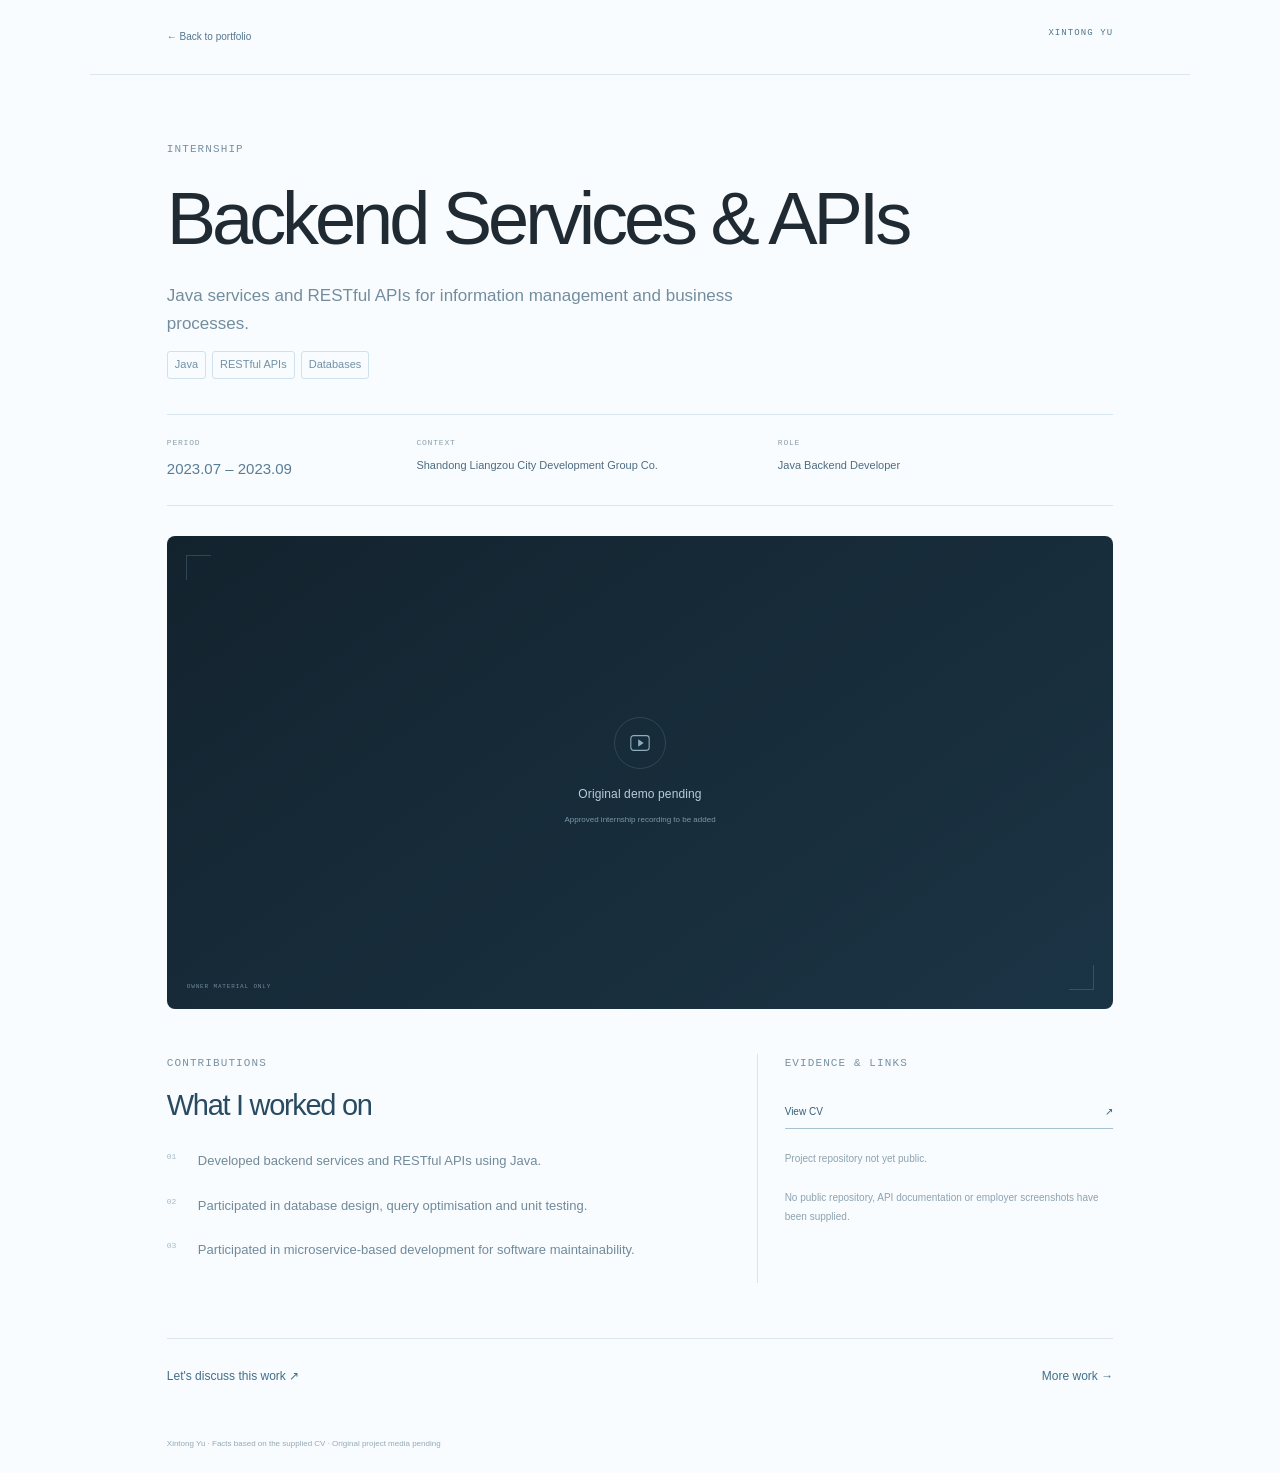
<file: projects/java-backend.html>
<!doctype html>
<html lang="en">
  <head>
    <meta charset="utf-8">
    <meta name="viewport" content="width=device-width, initial-scale=1">
    <title>Backend Services &amp; APIs | Xintong Yu</title>
    <link rel="stylesheet" href="../style.css">
  </head>
  <body class="case-page" data-asset-prefix="../">
    <header class="case-header">
      <a href="../index.html#experience">← Back to portfolio</a>
      <a href="../index.html">XINTONG YU</a>
    </header>
    <main class="case-main">
      <div class="case-title-block">
        <p class="case-overline">INTERNSHIP</p>
        <h1>Backend Services &amp; APIs</h1>
        <p class="case-deck">Java services and RESTful APIs for information management and business processes.</p>
        <div class="case-tags">
          <span>Java</span>
          <span>RESTful APIs</span>
          <span>Databases</span>
        </div>
      </div>
      <dl class="case-metadata">
        <div>
          <dt>PERIOD</dt>
          <dd>2023.07 – 2023.09</dd>
        </div>
        <div>
          <dt>CONTEXT</dt>
          <dd>Shandong Liangzou City Development Group Co.</dd>
        </div>
        <div>
          <dt>ROLE</dt>
          <dd>Java Backend Developer</dd>
        </div>
      </dl>
      <div class="case-media-stage">
        <div class="authentic-media" data-media-id="java-backend">
          <div class="media-empty">
            <span class="media-empty-symbol">
              <svg viewBox="0 0 24 24" fill="none" aria-hidden="true">
                <rect x="2" y="4" width="20" height="16" rx="3" stroke="currentColor" stroke-width="1.2"/>
                <path d="m10 8 6 4-6 4V8Z" fill="currentColor"/>
              </svg>
            </span>
            <span class="media-empty-title">Original demo pending</span>
            <span class="media-empty-sub">Approved internship recording to be added</span>
          </div>
          <span class="media-type-label">OWNER MATERIAL ONLY</span>
        </div>
      </div>
      <div class="case-body-grid">
        <section>
          <p class="case-overline">CONTRIBUTIONS</p>
          <h2>What I worked on</h2>
          <ul class="contribution-list">
            <li>Developed backend services and RESTful APIs using Java.</li>
            <li>Participated in database design, query optimisation and unit testing.</li>
            <li>Participated in microservice-based development for software maintainability.</li>
          </ul>
        </section>
        <aside class="case-evidence">
          <p class="case-overline">EVIDENCE & LINKS</p>
          <a class="case-link" href="../assets/Resume-Xintong-Yu.pdf" target="_blank" rel="noopener">
            View CV
            <span>↗</span>
          </a>
          <a class="case-link repository-link" data-repository-id="java-backend" hidden target="_blank" rel="noopener noreferrer">
            GitHub repository
            <span>↗</span>
          </a>
          <p class="repository-pending">Project repository not yet public.</p>
          <p>No public repository, API documentation or employer screenshots have been supplied.</p>
        </aside>
      </div>
      <div class="case-closing">
        <a href="../index.html#contact">Let's discuss this work ↗</a>
        <a href="../index.html#projects">More work →</a>
      </div>
    </main>
    <footer class="case-footer">Xintong Yu · Facts based on the supplied CV · Original project media pending</footer>
    <script src="../media-catalog.js">
    </script>
    <script src="../media-viewer.js">
    </script>
  </body>
</html>
</file>
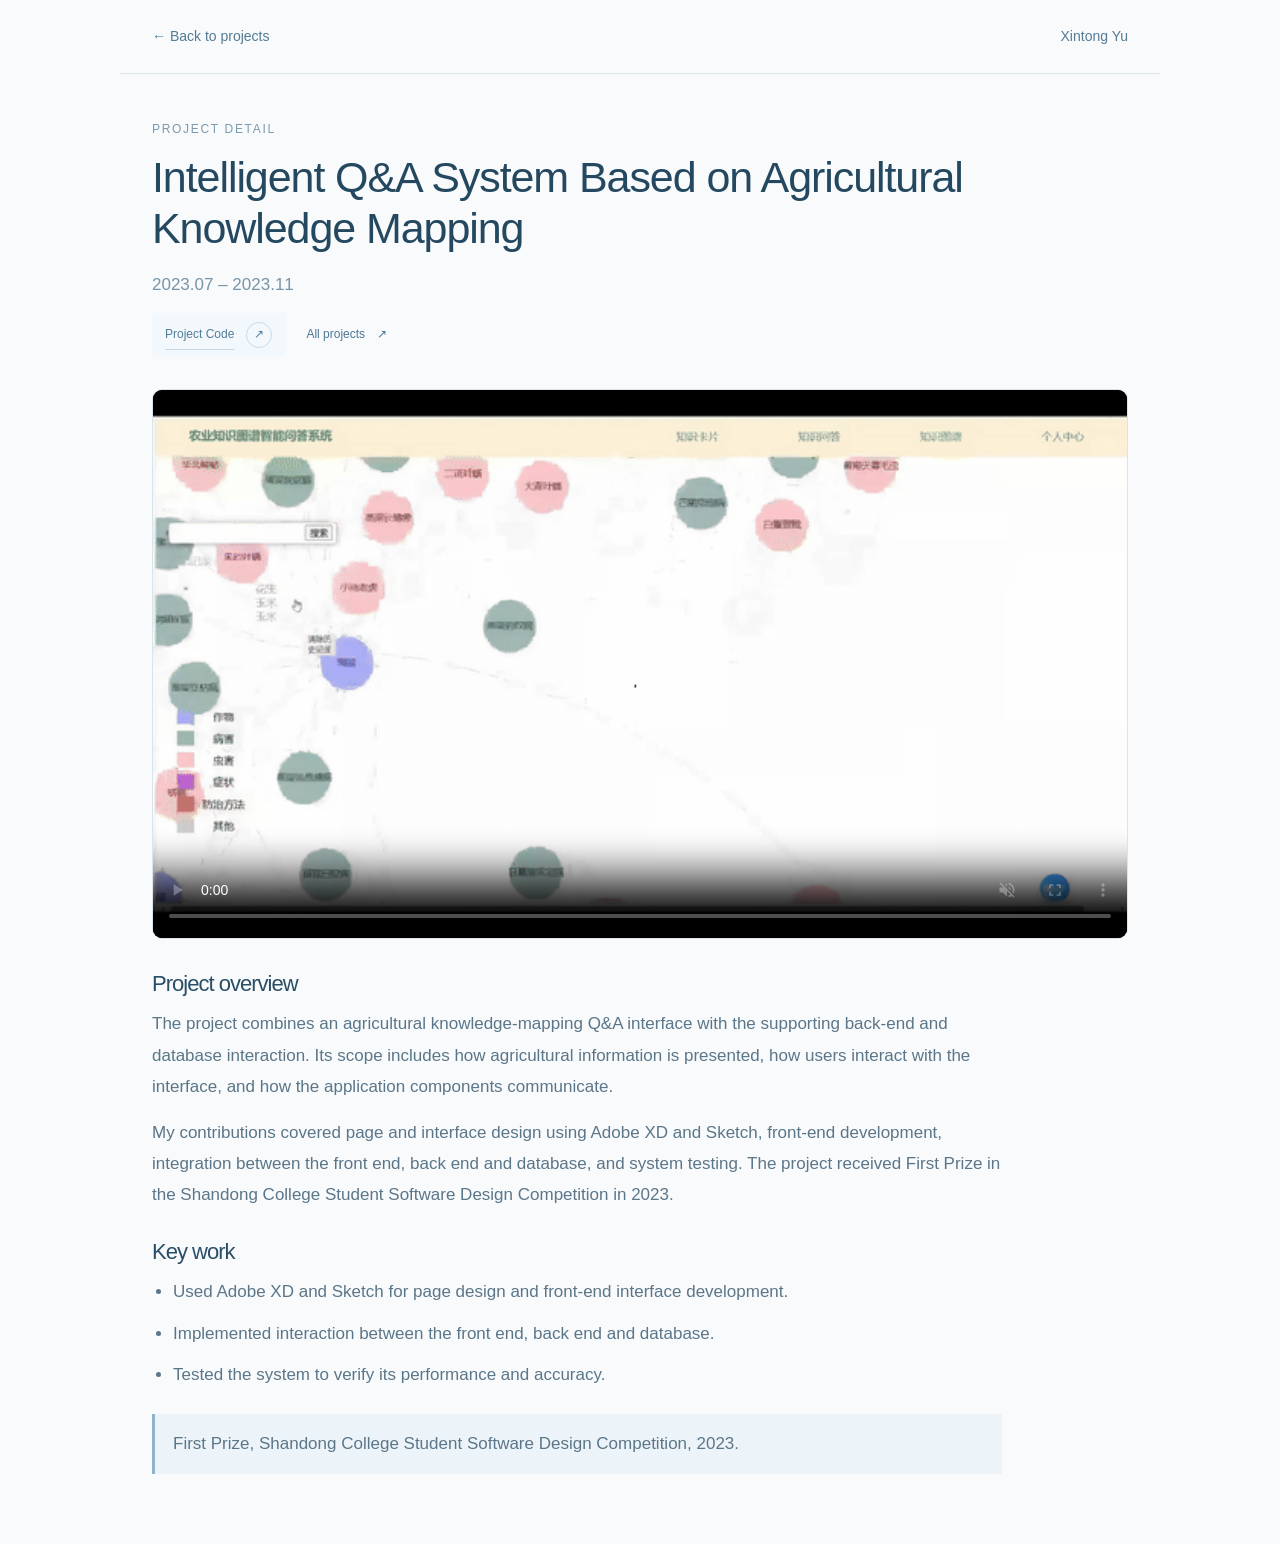
<file: projects/knowledge-qa.html>
<!doctype html>
<html lang="en">
  <head>
    <meta charset="utf-8">
    <meta name="viewport" content="width=device-width,initial-scale=1">
    <title>Intelligent Q&amp;A System Based on Agricultural Knowledge Mapping | Xintong Yu</title>
    <link rel="stylesheet" href="../style.css">
  </head>
  <body class="project-detail-page" data-asset-prefix="../">
    <header class="project-detail-header"><a href="../index.html#projects">← Back to projects</a><a href="../index.html">Xintong Yu</a></header>
    <main class="project-detail-main">
      <div class="detail-heading"><p class="detail-eyebrow">PROJECT DETAIL</p><h1>Intelligent Q&amp;A System Based on Agricultural Knowledge Mapping</h1><p class="detail-period">2023.07 – 2023.11</p>
        <div class="project-action-links"><a class="project-detail-link project-code-link" href="https://github.com/X-TT-X/Agricultural-Knowledge-Mapping" target="_blank" rel="noopener noreferrer"><span class="detail-link-text">Project Code</span><span class="detail-link-arrow" aria-hidden="true">↗</span></a><a class="project-detail-link" href="../index.html#projects">All projects <span aria-hidden="true">↗</span></a></div>
      </div>
      <section class="detail-media-section" aria-label="Project demonstration"><video class="project-film" controls muted playsinline preload="metadata" poster="../assets/media/knowledge-graph.gif"><source src="../assets/media/knowledge-graph.mp4" type="video/mp4">Your browser does not support video playback.</video></section>
      <section class="detail-introduction"><h2>Project overview</h2><p>The project combines an agricultural knowledge-mapping Q&amp;A interface with the supporting back-end and database interaction. Its scope includes how agricultural information is presented, how users interact with the interface, and how the application components communicate.</p><p>My contributions covered page and interface design using Adobe XD and Sketch, front-end development, integration between the front end, back end and database, and system testing. The project received First Prize in the Shandong College Student Software Design Competition in 2023.</p><h2>Key work</h2><ul><li>Used Adobe XD and Sketch for page design and front-end interface development.</li><li>Implemented interaction between the front end, back end and database.</li><li>Tested the system to verify its performance and accuracy.</li></ul><p class="detail-achievement">First Prize, Shandong College Student Software Design Competition, 2023.</p></section>
    </main>
    <script src="../media-catalog.js"></script>
    <script src="../media-viewer.js"></script>
  </body>
</html>
</file>
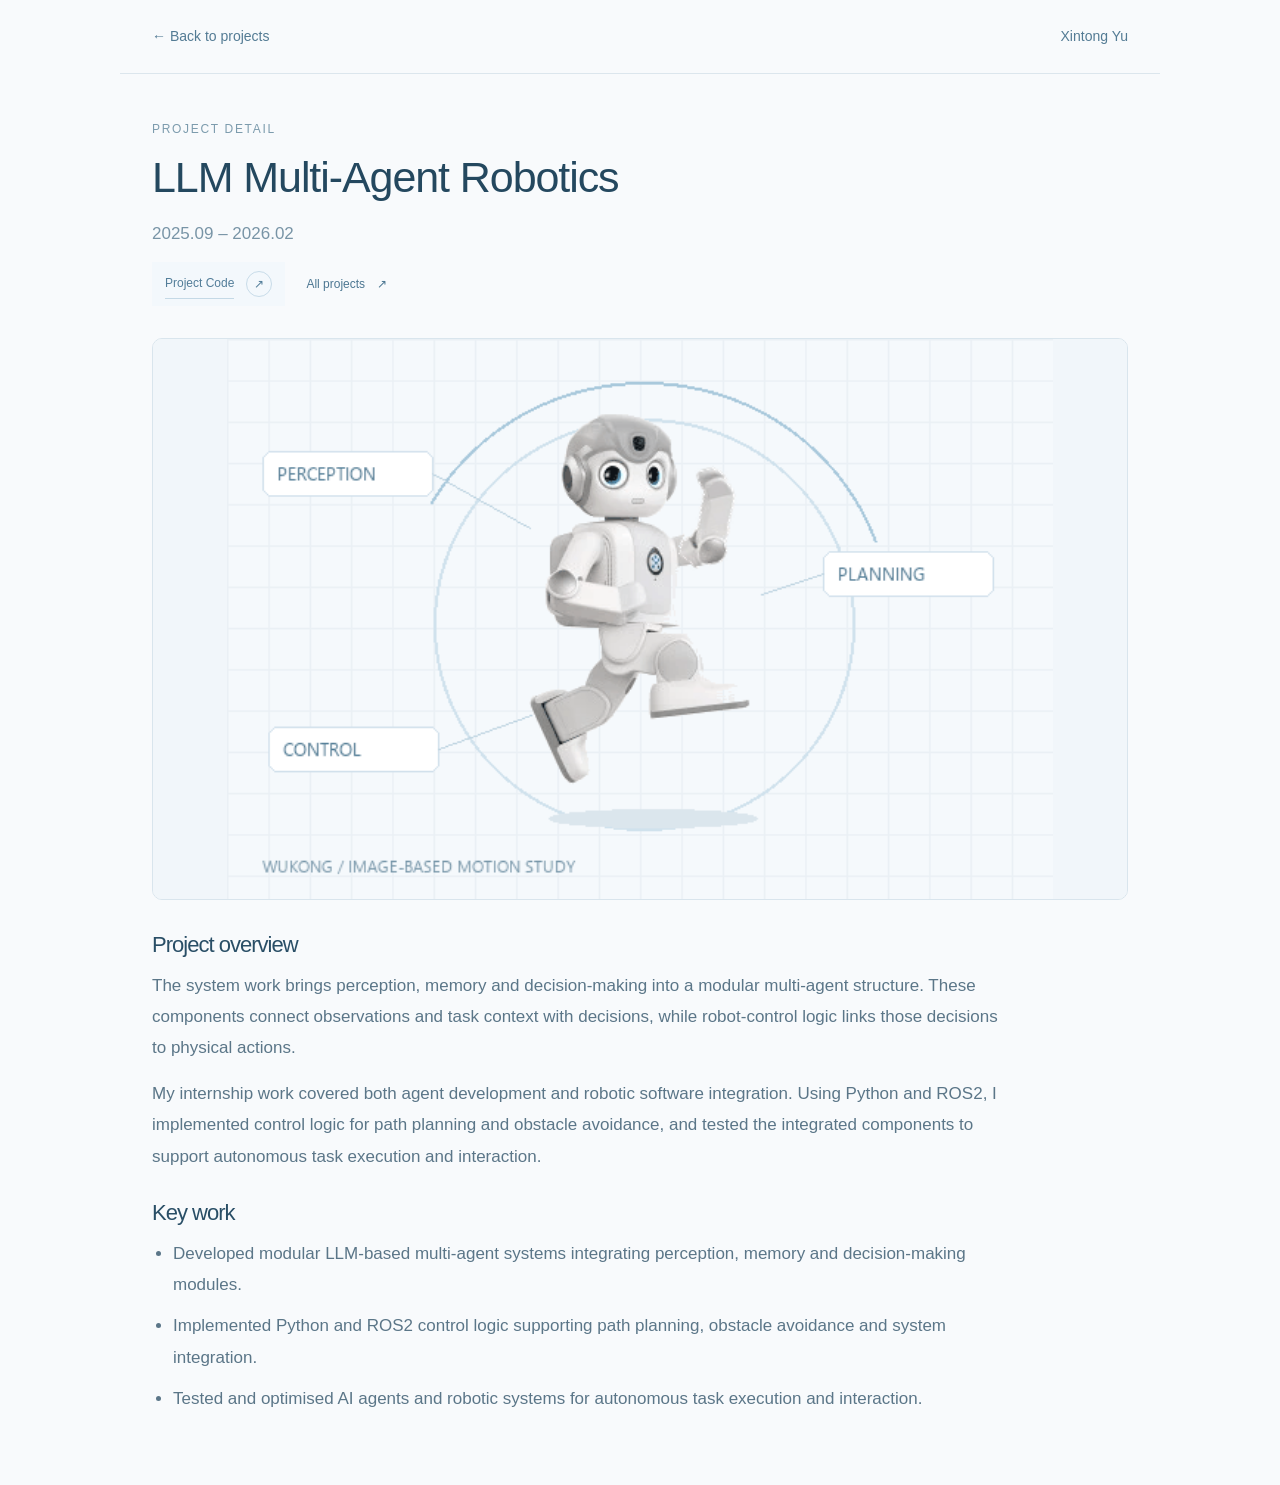
<file: projects/multi-agent-robotics.html>
<!doctype html>
<html lang="en">
  <head>
    <meta charset="utf-8">
    <meta name="viewport" content="width=device-width,initial-scale=1">
    <title>LLM Multi-Agent Robotics | Xintong Yu</title>
    <link rel="stylesheet" href="../style.css">
  </head>
  <body class="project-detail-page" data-asset-prefix="../">
    <header class="project-detail-header"><a href="../index.html#projects">← Back to projects</a><a href="../index.html">Xintong Yu</a></header>
    <main class="project-detail-main">
      <div class="detail-heading"><p class="detail-eyebrow">PROJECT DETAIL</p><h1>LLM Multi-Agent Robotics</h1><p class="detail-period">2025.09 – 2026.02</p>
        <div class="project-action-links"><a class="project-detail-link project-code-link" href="https://github.com/X-TT-X/Multi-Agent-Robotics" target="_blank" rel="noopener noreferrer"><span class="detail-link-text">Project Code</span><span class="detail-link-arrow" aria-hidden="true">↗</span></a><a class="project-detail-link" href="../index.html#projects">All projects <span aria-hidden="true">↗</span></a></div>
      </div>
      <section class="detail-media-section" aria-label="Project demonstration"><div class="detail-project-media"><img class="original-project-media" src="../assets/media/wukong-wave.gif" alt="User-supplied Wukong image with an animated arm; illustrative animation, not recorded robot operation." loading="eager"></div></section>
      <section class="detail-introduction"><h2>Project overview</h2><p>The system work brings perception, memory and decision-making into a modular multi-agent structure. These components connect observations and task context with decisions, while robot-control logic links those decisions to physical actions.</p><p>My internship work covered both agent development and robotic software integration. Using Python and ROS2, I implemented control logic for path planning and obstacle avoidance, and tested the integrated components to support autonomous task execution and interaction.</p><h2>Key work</h2><ul><li>Developed modular LLM-based multi-agent systems integrating perception, memory and decision-making modules.</li><li>Implemented Python and ROS2 control logic supporting path planning, obstacle avoidance and system integration.</li><li>Tested and optimised AI agents and robotic systems for autonomous task execution and interaction.</li></ul></section>
    </main>
    <script src="../media-catalog.js"></script>
    <script src="../media-viewer.js"></script>
  </body>
</html>
</file>
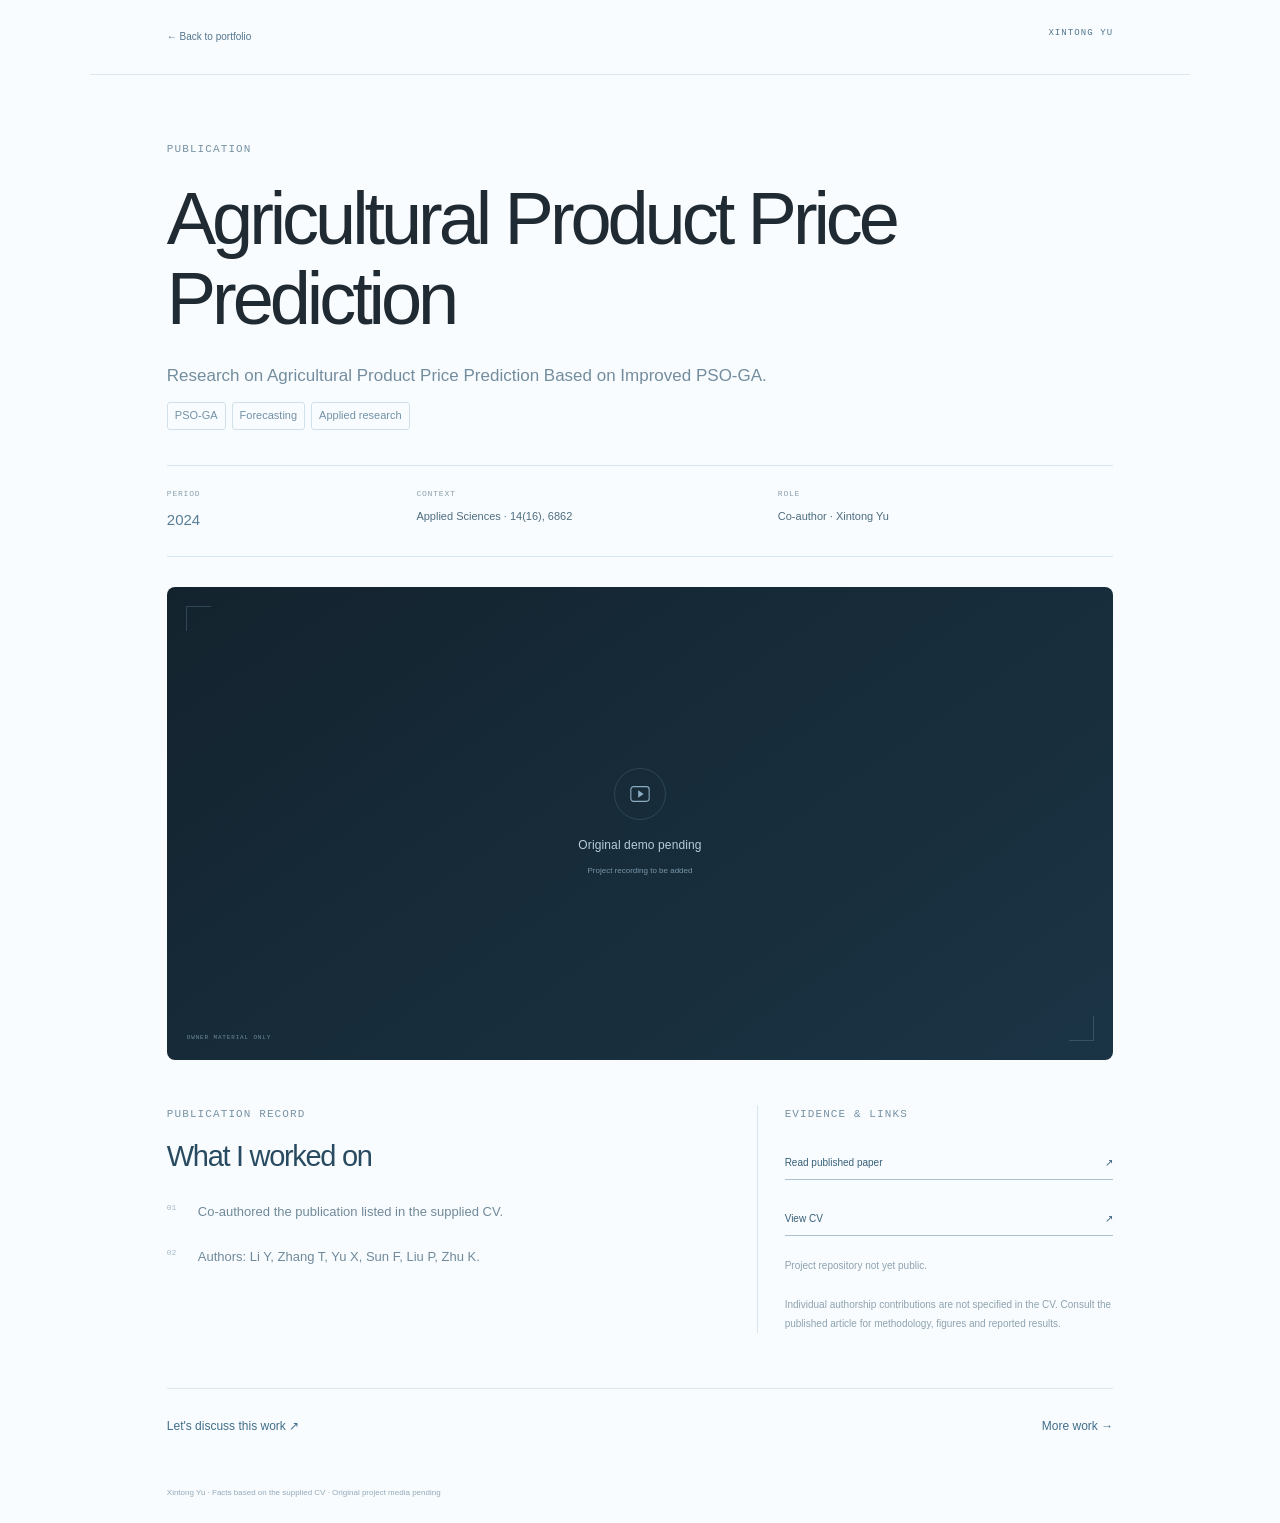
<file: projects/price-prediction.html>
<!doctype html>
<html lang="en">
  <head>
    <meta charset="utf-8">
    <meta name="viewport" content="width=device-width, initial-scale=1">
    <title>Agricultural Product Price Prediction | Xintong Yu</title>
    <link rel="stylesheet" href="../style.css">
  </head>
  <body class="case-page" data-asset-prefix="../">
    <header class="case-header">
      <a href="../index.html#research">← Back to portfolio</a>
      <a href="../index.html">XINTONG YU</a>
    </header>
    <main class="case-main">
      <div class="case-title-block">
        <p class="case-overline">PUBLICATION</p>
        <h1>Agricultural Product Price Prediction</h1>
        <p class="case-deck">Research on Agricultural Product Price Prediction Based on Improved PSO-GA.</p>
        <div class="case-tags">
          <span>PSO-GA</span>
          <span>Forecasting</span>
          <span>Applied research</span>
        </div>
      </div>
      <dl class="case-metadata">
        <div>
          <dt>PERIOD</dt>
          <dd>2024</dd>
        </div>
        <div>
          <dt>CONTEXT</dt>
          <dd>Applied Sciences · 14(16), 6862</dd>
        </div>
        <div>
          <dt>ROLE</dt>
          <dd>Co-author · Xintong Yu</dd>
        </div>
      </dl>
      <div class="case-media-stage">
        <div class="authentic-media" data-media-id="price-prediction">
          <div class="media-empty">
            <span class="media-empty-symbol">
              <svg viewBox="0 0 24 24" fill="none" aria-hidden="true">
                <rect x="2" y="4" width="20" height="16" rx="3" stroke="currentColor" stroke-width="1.2"/>
                <path d="m10 8 6 4-6 4V8Z" fill="currentColor"/>
              </svg>
            </span>
            <span class="media-empty-title">Original demo pending</span>
            <span class="media-empty-sub">Project recording to be added</span>
          </div>
          <span class="media-type-label">OWNER MATERIAL ONLY</span>
        </div>
      </div>
      <div class="case-body-grid">
        <section>
          <p class="case-overline">PUBLICATION RECORD</p>
          <h2>What I worked on</h2>
          <ul class="contribution-list">
            <li>Co-authored the publication listed in the supplied CV.</li>
            <li>Authors: Li Y, Zhang T, Yu X, Sun F, Liu P, Zhu K.</li>
          </ul>
        </section>
        <aside class="case-evidence">
          <p class="case-overline">EVIDENCE & LINKS</p>
          <a class="case-link" href="https://doi.org/10.3390/app14166862" target="_blank" rel="noopener noreferrer">
            Read published paper
            <span>↗</span>
          </a>
          <a class="case-link" href="../assets/Resume-Xintong-Yu.pdf" target="_blank" rel="noopener">
            View CV
            <span>↗</span>
          </a>
          <a class="case-link repository-link" data-repository-id="price-prediction" hidden target="_blank" rel="noopener noreferrer">
            GitHub repository
            <span>↗</span>
          </a>
          <p class="repository-pending">Project repository not yet public.</p>
          <p>Individual authorship contributions are not specified in the CV. Consult the published article for methodology, figures and reported results.</p>
        </aside>
      </div>
      <div class="case-closing">
        <a href="../index.html#contact">Let's discuss this work ↗</a>
        <a href="../index.html#projects">More work →</a>
      </div>
    </main>
    <footer class="case-footer">Xintong Yu · Facts based on the supplied CV · Original project media pending</footer>
    <script src="../media-catalog.js">
    </script>
    <script src="../media-viewer.js">
    </script>
  </body>
</html>
</file>
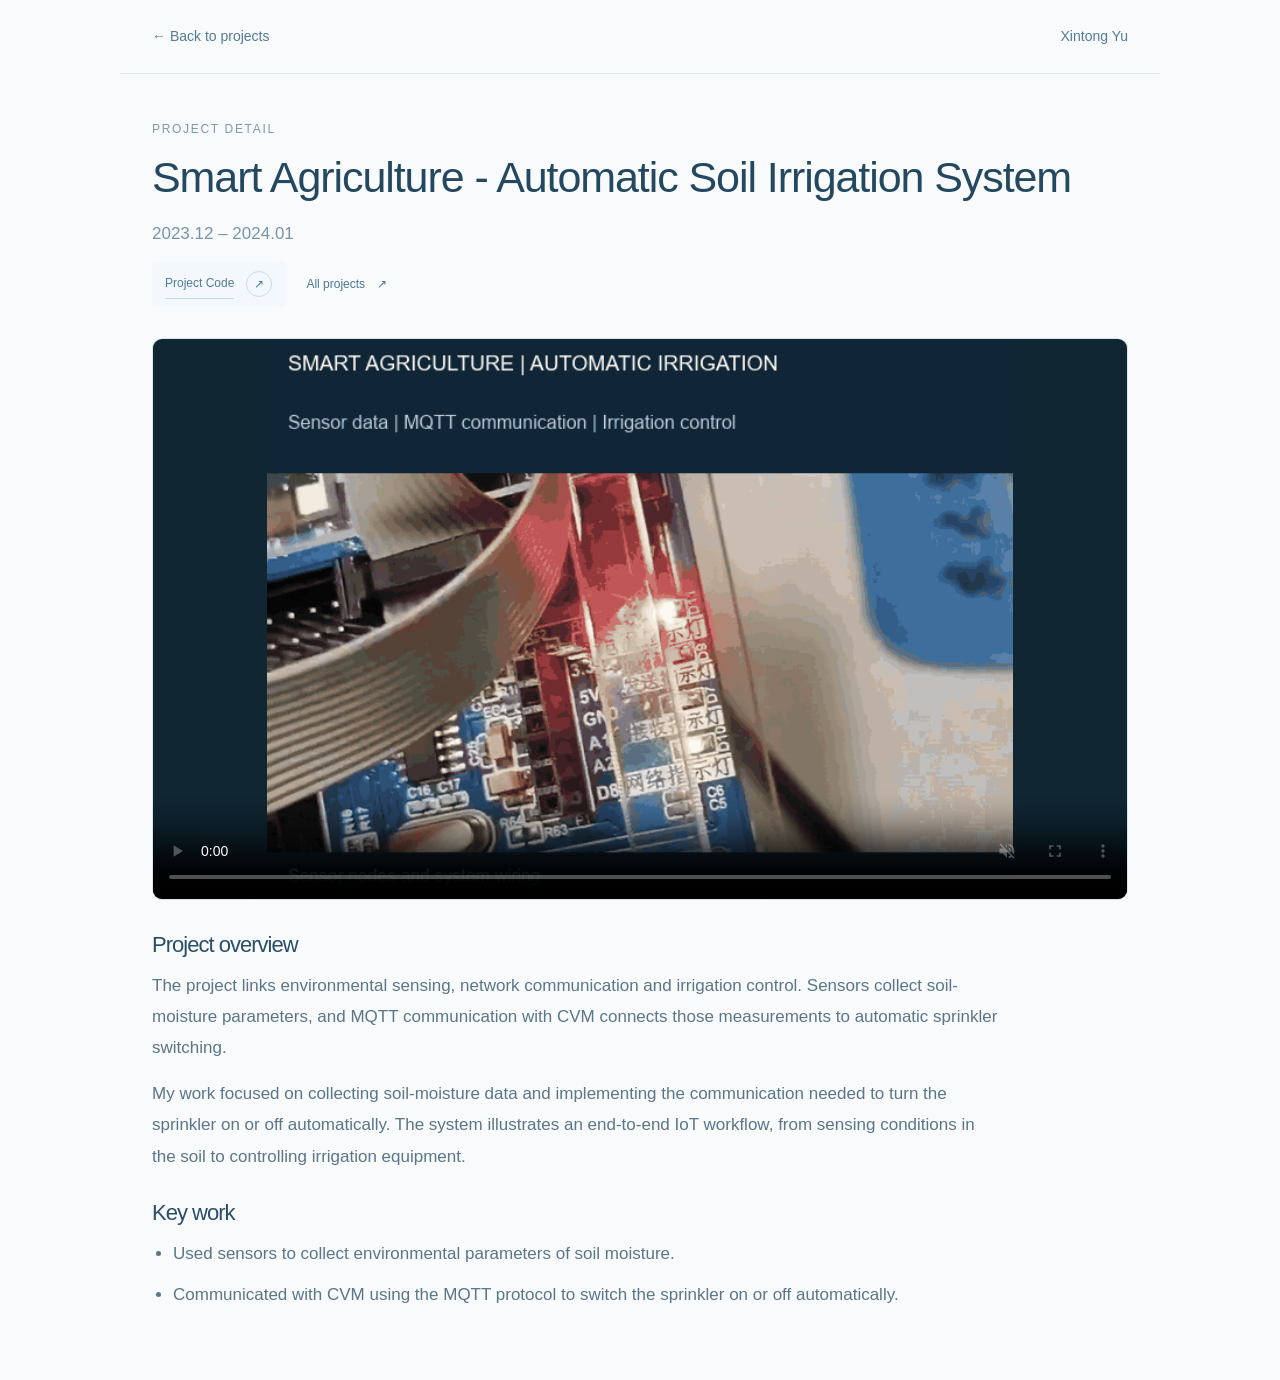
<file: projects/smart-irrigation.html>
<!doctype html>
<html lang="en">
  <head>
    <meta charset="utf-8">
    <meta name="viewport" content="width=device-width,initial-scale=1">
    <title>Smart Agriculture - Automatic Soil Irrigation System | Xintong Yu</title>
    <link rel="stylesheet" href="../style.css">
  </head>
  <body class="project-detail-page" data-asset-prefix="../">
    <header class="project-detail-header"><a href="../index.html#projects">← Back to projects</a><a href="../index.html">Xintong Yu</a></header>
    <main class="project-detail-main">
      <div class="detail-heading"><p class="detail-eyebrow">PROJECT DETAIL</p><h1>Smart Agriculture - Automatic Soil Irrigation System</h1><p class="detail-period">2023.12 – 2024.01</p>
        <div class="project-action-links"><a class="project-detail-link project-code-link" href="https://github.com/X-TT-X/Smart-Agriculture" target="_blank" rel="noopener noreferrer"><span class="detail-link-text">Project Code</span><span class="detail-link-arrow" aria-hidden="true">↗</span></a><a class="project-detail-link" href="../index.html#projects">All projects <span aria-hidden="true">↗</span></a></div>
      </div>
      <section class="detail-media-section" aria-label="Project demonstration"><video class="project-film" controls muted playsinline preload="metadata" poster="../assets/media/irrigation-english-captioned.gif"><source src="../assets/media/irrigation-current-silent.mp4" type="video/mp4">Your browser does not support video playback.</video></section>
      <section class="detail-introduction"><h2>Project overview</h2><p>The project links environmental sensing, network communication and irrigation control. Sensors collect soil-moisture parameters, and MQTT communication with CVM connects those measurements to automatic sprinkler switching.</p><p>My work focused on collecting soil-moisture data and implementing the communication needed to turn the sprinkler on or off automatically. The system illustrates an end-to-end IoT workflow, from sensing conditions in the soil to controlling irrigation equipment.</p><h2>Key work</h2><ul><li>Used sensors to collect environmental parameters of soil moisture.</li><li>Communicated with CVM using the MQTT protocol to switch the sprinkler on or off automatically.</li></ul></section>
    </main>
    <script src="../media-catalog.js"></script>
    <script src="../media-viewer.js"></script>
  </body>
</html>
</file>
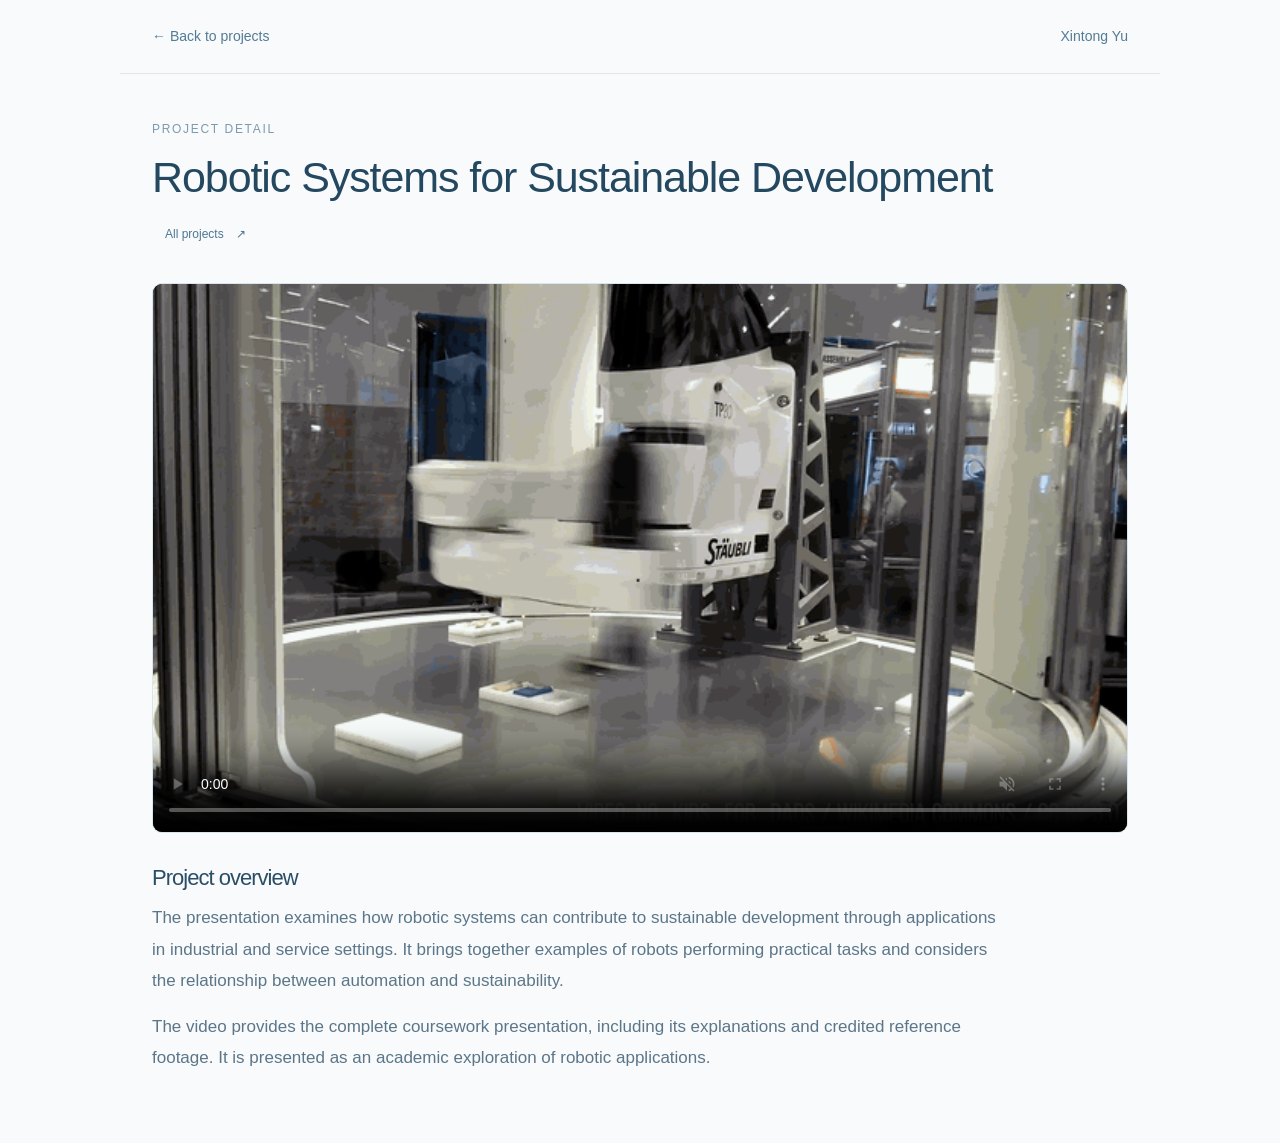
<file: projects/sustainable-robotics.html>
<!doctype html>
<html lang="en">
  <head>
    <meta charset="utf-8">
    <meta name="viewport" content="width=device-width,initial-scale=1">
    <title>Robotic Systems for Sustainable Development | Xintong Yu</title>
    <link rel="stylesheet" href="../style.css">
  </head>
  <body class="project-detail-page" data-asset-prefix="../">
    <header class="project-detail-header"><a href="../index.html#projects">← Back to projects</a><a href="../index.html">Xintong Yu</a></header>
    <main class="project-detail-main">
      <div class="detail-heading"><p class="detail-eyebrow">PROJECT DETAIL</p><h1>Robotic Systems for Sustainable Development</h1>
        <div class="project-action-links"><a class="project-detail-link" href="../index.html#projects">All projects <span aria-hidden="true">↗</span></a></div>
      </div>
      <section class="detail-media-section" aria-label="Project demonstration"><video class="project-film" controls muted playsinline preload="metadata" poster="../assets/media/sustainable-robotics-preview.gif"><source src="../assets/media/robotic-systems-sustainable-development.mp4" type="video/mp4">Your browser does not support video playback.</video></section>
      <section class="detail-introduction"><h2>Project overview</h2><p>The presentation examines how robotic systems can contribute to sustainable development through applications in industrial and service settings. It brings together examples of robots performing practical tasks and considers the relationship between automation and sustainability.</p><p>The video provides the complete coursework presentation, including its explanations and credited reference footage. It is presented as an academic exploration of robotic applications.</p></section>
    </main>
    <script src="../media-catalog.js"></script>
    <script src="../media-viewer.js"></script>
  </body>
</html>
</file>
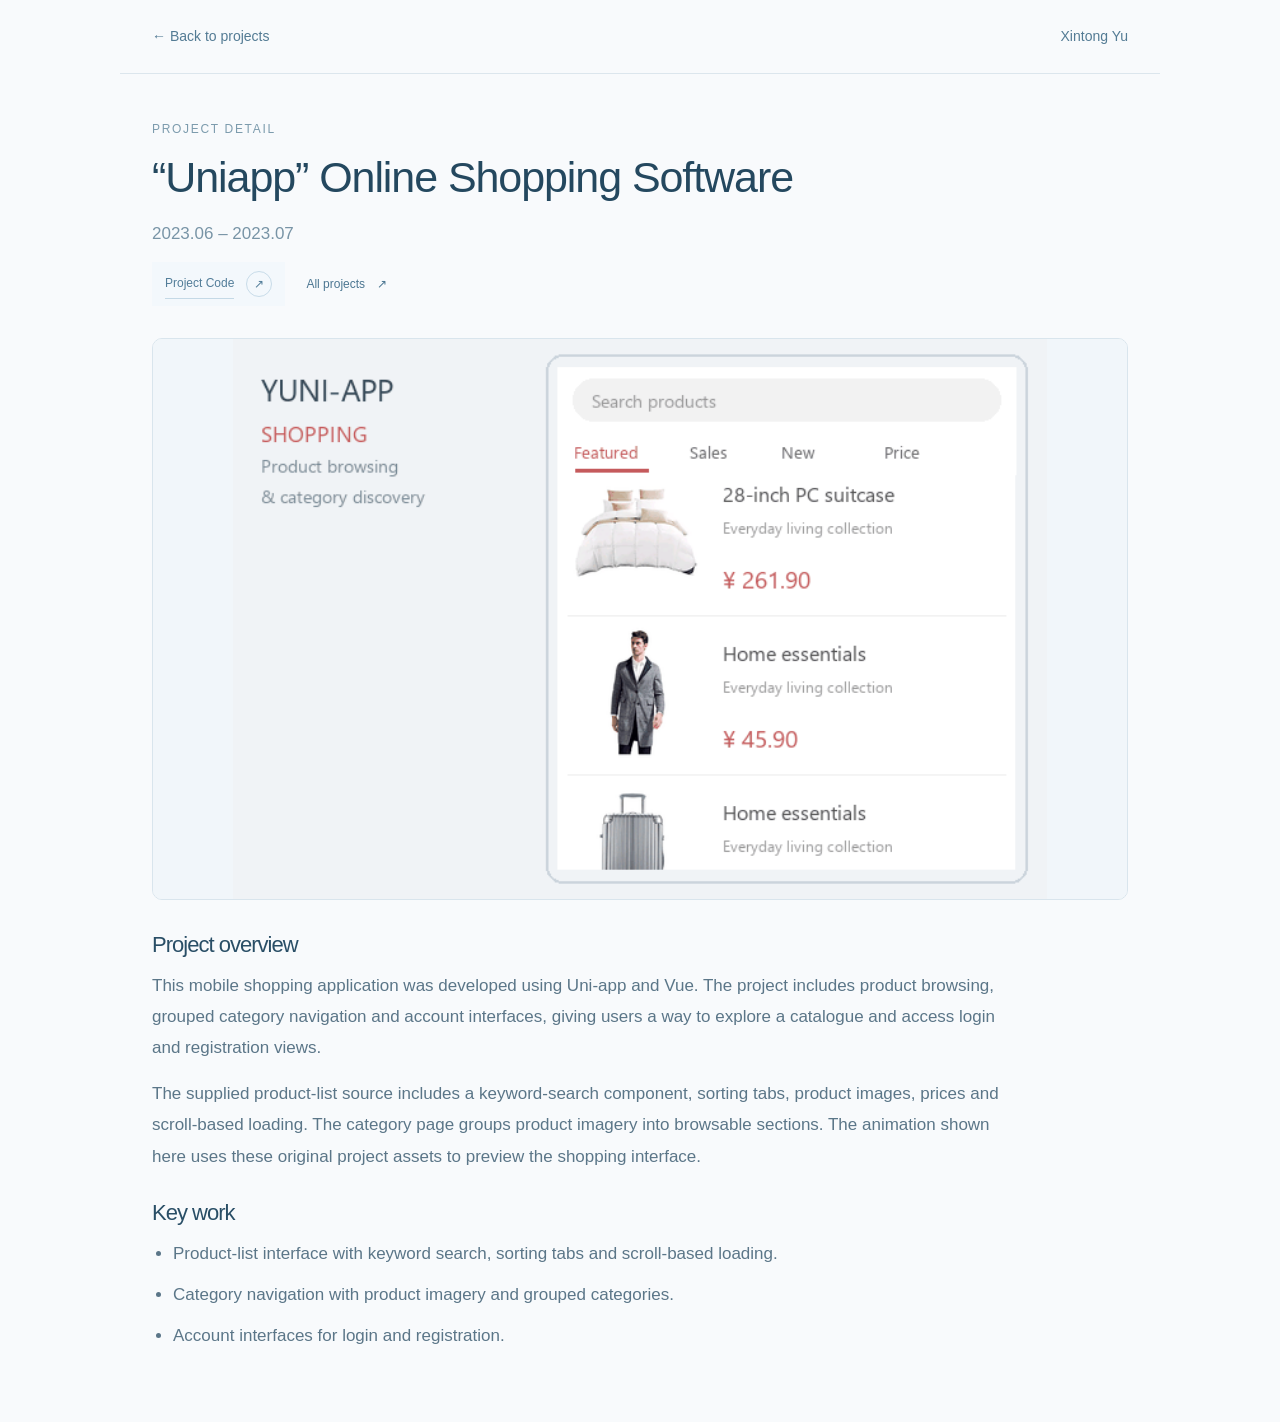
<file: projects/uniapp-shopping.html>
<!doctype html>
<html lang="en">
  <head>
    <meta charset="utf-8">
    <meta name="viewport" content="width=device-width,initial-scale=1">
    <title>“Uniapp” Online Shopping Software | Xintong Yu</title>
    <link rel="stylesheet" href="../style.css">
  </head>
  <body class="project-detail-page" data-asset-prefix="../">
    <header class="project-detail-header"><a href="../index.html#projects">← Back to projects</a><a href="../index.html">Xintong Yu</a></header>
    <main class="project-detail-main">
      <div class="detail-heading"><p class="detail-eyebrow">PROJECT DETAIL</p><h1>“Uniapp” Online Shopping Software</h1><p class="detail-period">2023.06 – 2023.07</p>
        <div class="project-action-links"><a class="project-detail-link project-code-link" href="https://github.com/X-TT-X/Yuni-app" target="_blank" rel="noopener noreferrer"><span class="detail-link-text">Project Code</span><span class="detail-link-arrow" aria-hidden="true">↗</span></a><a class="project-detail-link" href="../index.html#projects">All projects <span aria-hidden="true">↗</span></a></div>
      </div>
      <section class="detail-media-section" aria-label="Project demonstration"><div class="detail-project-media"><img class="original-project-media" src="../assets/media/uniapp-shopping.gif" alt="Mobile shopping app — product browsing" loading="eager"></div></section>
      <section class="detail-introduction"><h2>Project overview</h2><p>This mobile shopping application was developed using Uni-app and Vue. The project includes product browsing, grouped category navigation and account interfaces, giving users a way to explore a catalogue and access login and registration views.</p><p>The supplied product-list source includes a keyword-search component, sorting tabs, product images, prices and scroll-based loading. The category page groups product imagery into browsable sections. The animation shown here uses these original project assets to preview the shopping interface.</p><h2>Key work</h2><ul><li>Product-list interface with keyword search, sorting tabs and scroll-based loading.</li><li>Category navigation with product imagery and grouped categories.</li><li>Account interfaces for login and registration.</li></ul></section>
    </main>
    <script src="../media-catalog.js"></script>
    <script src="../media-viewer.js"></script>
  </body>
</html>
</file>
<file: style.css>
* {
  box-sizing:border-box
}
html {
  scroll-behavior:smooth;
  scroll-padding-top:30px
}
body {
  margin:0;
  color:#202a32;
  background:#fff;
  font:14px/1.8 'Segoe UI',Arial,sans-serif
}
a {
  color:inherit;
  text-decoration:none
}
button {
  font:inherit;
  color:inherit;
  cursor:pointer
}
h1,h2,h3,p {
  margin:0
}
h1,h2,h3 {
  line-height:1.15;
  letter-spacing:-.045em
}
h2 {
  font-size:36px;
  font-weight:500
}
h3 {
  font-size:23px;
  font-weight:500
}
p+p {
  margin-top:14px
}
em {
  font-family:Georgia,serif;
  font-weight:400
}
button,a,summary {
  -webkit-tap-highlight-color:transparent
}
a:focus-visible,button:focus-visible,summary:focus-visible {
  outline:2px solid #369ed1;
  outline-offset:5px
}
.profile {
  width:265px;
  background:#101b23;
  color:#e6edf3;
  position:fixed;
  inset:0 auto 0 0;
  padding:34px 32px 25px;
  display:flex;
  flex-direction:column;
  z-index:20;
  overflow-y:auto;
  background-image:radial-gradient(ellipse at 40% 13%,#25526a77,transparent 40%)
}
.wordmark {
  font:italic 31px Georgia,serif;
  display:flex;
  align-items:center;
  justify-content:space-between
}
.wordmark>span {
  font:8px 'Segoe UI',sans-serif;
  letter-spacing:.14em;
  color:#8fa8b7
}
.portrait {
  margin:32px auto 14px;
  width:114px;
  text-align:center;
  position:relative
}
.portrait svg {
  width:104px;
  display:block;
  margin:auto
}
.portrait>span {
  display:block;
  font-size:6px;
  letter-spacing:.14em;
  color:#7794a5;
  margin-top:6px
}
.profile-name {
  font:30px Georgia,serif;
  text-align:center;
  letter-spacing:-.04em
}
.profile-name>span {
  display:block;
  font:8px 'Segoe UI',sans-serif;
  letter-spacing:.24em;
  color:#7397ac;
  margin-top:12px
}
.profile-role {
  color:#a0b4c1;
  font-size:11px;
  text-align:center;
  line-height:1.9;
  margin-top:15px
}
.profile-rule {
  height:1px;
  background:#344650;
  margin:25px 0 17px;
  flex-shrink:0
}
nav {
  display:grid;
  gap:4px
}
nav a {
  font-size:12px;
  color:#a7bbc8;
  padding:5px 0;
  transition:color .2s,padding .2s
}
nav a span {
  font:8px Consolas,monospace;
  color:#62859b;
  margin-right:14px
}
nav a:hover,nav a.active {
  color:#fff;
  padding-left:5px
}
nav a.active span {
  color:#99dcff
}
.cv-link {
  margin-top:22px;
  border:1px solid #4c6575;
  display:flex;
  justify-content:space-between;
  padding:8px 13px;
  font-size:10px;
  letter-spacing:.04em
}
.cv-link:hover {
  background:#294354
}
.profile-contact {
  font-size:11px;
  margin-top:12px;
  color:#9bc5dc
}
.sidebar-bottom {
  margin-top:auto;
  padding-top:30px;
  font-size:13px;
  letter-spacing:.06em;
  color:#b3d7ed
}
.sidebar-bottom small {
  display:block;
  font-size:11px;
  letter-spacing:0;
  color:#7895a7
}
.sidebar-bottom>a {
  display:block;
  color:#c2d5e1;
  font-size:13px;
  letter-spacing:0;
  margin-top:10px
}
.mobile-header {
  display:none
}
main,footer {
  margin-left:265px
}
.hero {
  padding:32px 7% 0;
  background:radial-gradient(ellipse at 90% 30%,#edf7fe 0,transparent 54%);
  border-bottom:1px solid #dce5eb;
  position:relative;
  overflow:hidden
}
.hero-top {
  display:flex;
  justify-content:space-between;
  font-size:8px;
  letter-spacing:.18em;
  color:#8295a3;
  border-bottom:1px solid #d9e3ea;
  padding-bottom:20px
}
.hero .eyebrow {
  margin:43px 0 17px;
  font-size:9px;
  letter-spacing:.16em;
  color:#5c7e93
}
.eyebrow i {
  display:inline-block;
  width:5px;
  height:5px;
  background:#519ac2;
  border-radius:50%;
  margin-right:7px
}
h1 {
  font-size:clamp(65px,7.7vw,116px);
  font-weight:400;
  line-height:.98;
  letter-spacing:-.065em;
  position:relative;
  max-width:750px
}
h1 em {
  color:#254d64;
  line-height:1.18
}
.hero-asterisk {
  font:100px Georgia;
  color:#b9d9ec;
  position:absolute;
  right:4%;
  top:5%
}
.hero-intro {
  display:grid;
  grid-template-columns:1fr 1fr;
  gap:35px;
  padding:24px 0 34px;
  align-items:start
}
.hero-intro>p {
  font-size:23px;
  letter-spacing:-.04em;
  line-height:1.4
}
.hero-intro>p span {
  font-family:Georgia,serif;
  font-style:italic;
  color:#417d9e
}
.hero-intro>div>p {
  font-size:12px;
  color:#758795;
  max-width:310px;
  line-height:1.9
}
.text-link {
  display:flex;
  justify-content:space-between;
  border-bottom:1px solid #adbfc9;
  width:150px;
  padding-bottom:5px;
  margin-top:16px;
  font-size:10px;
  color:#31576e
}
.hero-bottom {
  display:flex;
  justify-content:space-between;
  padding:16px 0;
  border-top:1px solid #d9e3ea;
  font:7px Consolas,monospace;
  letter-spacing:.12em;
  color:#8093a0
}
.section {
  padding:55px 7%;
  border-bottom:1px solid #e0e7ec
}
.section-label {
  font:8px Consolas,monospace;
  letter-spacing:.16em;
  color:#678da5;
  margin-bottom:24px
}
.about-grid {
  display:grid;
  grid-template-columns:.85fr 1.2fr;
  gap:6%
}
.about-grid h2 {
  font-size:31px
}
.about-grid p {
  font-size:12px;
  color:#6b7d8b
}
.about-grid p.large {
  font-size:17px;
  color:#3c5262;
  line-height:1.6;
  margin-bottom:16px
}
.about-grid p+p {
  margin-top:12px
}
.section-head {
  display:flex;
  justify-content:space-between;
  align-items:center;
  margin-bottom:30px
}
.section-head>span {
  font:8px Consolas,monospace;
  letter-spacing:.1em;
  color:#8c9ca8
}
.work {
  padding-top:48px
}
.featured {
  display:grid;
  grid-template-columns:1fr 1fr;
  border:1px solid #cedce6;
  overflow:hidden;
  background:#f8fbfd
}
.project-intro {
  padding:29px 26px
}
.project-intro .eyebrow {
  font-size:7px;
  letter-spacing:.08em;
  color:#628ca5;
  margin-bottom:23px
}
.project-intro h3 {
  font-size:38px;
  color:#213d50
}
.project-intro h3 em {
  color:#4684a7
}
.project-intro>p {
  font-size:12px;
  color:#6c8291;
  margin-top:18px
}
.tags {
  display:flex;
  flex-wrap:wrap;
  gap:6px;
  margin:18px 0
}
.tags span {
  font-size:8px;
  background:#e4eef5;
  padding:2px 6px;
  color:#42637a
}
.project-intro>p.small {
  font-size:10px;
  line-height:1.9
}
.project-intro>p.notice {
  font-size:8px;
  line-height:1.8;
  border-left:2px solid #aacfe4;
  padding-left:10px;
  color:#748e9e;
  margin-top:19px
}
.demo {
  padding:23px;
  background:#142732;
  color:#d4e5f0;
  position:relative;
  background-image:radial-gradient(ellipse at 50% 60%,#244e6155,transparent 80%)
}
.demo-tabs {
  display:flex;
  gap:15px;
  border-bottom:1px solid #3d5665;
  margin-bottom:23px
}
.demo-tabs button {
  background:none;
  border:0;
  border-bottom:1px solid transparent;
  padding:0 0 10px;
  font-size:10px;
  color:#85a8bd
}
.demo-tabs button[aria-selected=true] {
  color:#dcf2ff;
  border-color:#86c4e6
}
.demo-label {
  font:7px Consolas,monospace;
  letter-spacing:.1em;
  color:#6f9ab2
}
.nodes {
  display:flex;
  flex-direction:column;
  align-items:center;
  padding:20px 0
}
.nodes button {
  background:#1a3544;
  border:1px solid #476577;
  padding:10px;
  width:125px;
  text-align:left;
  font:7px Consolas,monospace;
  color:#7fa9c0;
  border-radius:3px;
  transition:background .2s,border-color .2s
}
.nodes strong {
  display:block;
  font:12px 'Segoe UI',sans-serif;
  color:#d6e7f1;
  padding:2px 0
}
.nodes button>span {
  font-size:7px
}
.nodes button.selected {
  border-color:#91d8ff;
  background:#234e65;
  box-shadow:0 0 20px #72c9ff15
}
.node-row {
  display:flex;
  align-items:center;
  gap:8px
}
.node-row>span,.connector {
  color:#719eb7
}
.connector {
  font-size:14px;
  line-height:1.4
}
.module-detail {
  border-top:1px solid #385160;
  padding-top:14px;
  font-size:9px;
  line-height:1.8;
  color:#8facbf;
  min-height:88px
}
.module-detail strong {
  display:block;
  font-size:11px;
  font-weight:500;
  color:#cde2ef;
  margin-bottom:4px
}
#map {
  width:100%;
  margin-top:20px;
  background:#e7f0f6;
  border-radius:3px
}
#map text {
  font:8px Consolas,monospace;
  fill:#4b7087
}
.actions {
  display:flex;
  align-items:center;
  gap:10px;
  flex-wrap:wrap;
  margin-top:22px
}
.button {
  border:1px solid #adc4d2;
  background:none;
  border-radius:2px;
  padding:9px 13px;
  font-size:10px;
  display:inline-block;
  transition:background .2s
}
.button:hover {
  background:#a4d5f522
}
.demo .button {
  color:#bdd8e8;
  border-color:#5a8198;
  font-size:9px
}
.demo .dark {
  color:#172c39;
  background:#bcdff4;
  border-color:#bcdff4
}
.button:disabled {
  opacity:.5;
  cursor:default
}
.small {
  font-size:10px;
  color:#718897;
  line-height:1.9
}
#route-status {
  font-size:9px;
  margin-top:14px;
  color:#97b6c9
}
.project-evidence {
  font-size:10px;
  border-bottom:1px solid #dbe5ec;
  color:#768c9b;
  margin-top:8px
}
.project-evidence summary {
  padding:10px 0
}
.project-evidence>div {
  padding:8px 0 18px
}
summary {
  cursor:pointer
}
.project-grid {
  display:flex;
  flex-direction:column;
  gap:0;
  margin-top:15px
}
.project-row {
  display:grid;
  grid-template-columns:36% 1fr;
  gap:29px;
  padding:28px 0;
  border-bottom:1px solid #dfe6eb
}
.project-row:last-child {
  border:0;
  padding-bottom:0
}
figure {
  margin:0;
  align-self:start;
  position:relative
}
figure img {
  width:100%;
  display:block;
  border:1px solid #e0e8ee;
  border-radius:3px;
  aspect-ratio:600/380;
  object-fit:cover;
  transition:transform .4s,box-shadow .4s
}
.project-row:hover figure img {
  transform:translateY(-3px);
  box-shadow:0 8px 25px #1f496a12
}
figcaption {
  font:6px Consolas,monospace;
  letter-spacing:.1em;
  color:#92a5b2;
  margin-top:6px
}
.index {
  font:7px Consolas,monospace;
  letter-spacing:.12em;
  color:#6e99b1
}
.project-body h3 {
  font-size:23px;
  line-height:1.22;
  margin:9px 0 12px;
  letter-spacing:-.03em
}
.project-body>p {
  font-size:11px;
  color:#6d8393;
  line-height:1.8
}
.project-body>p.small {
  font-size:9px;
  line-height:1.7;
  margin-top:12px;
  color:#668399
}
.project-body details {
  font-size:9px;
  color:#375e77;
  margin-top:12px
}
.project-body details p {
  font-size:10px;
  color:#7e909e;
  margin-top:10px
}
.research {
  background:#f4f7f9
}
.publication {
  display:grid;
  grid-template-columns:100px 1fr;
  gap:20px;
  border-top:1px solid #d5e0e7;
  margin-top:30px;
  padding-top:25px
}
.publication>span {
  font:8px/1.8 Consolas,monospace;
  color:#708fa2
}
.publication h3 {
  font-family:Georgia,serif;
  font-size:24px;
  letter-spacing:-.025em;
  line-height:1.35;
  color:#28485d
}
.publication p {
  font-size:10px;
  color:#718797;
  margin-top:12px
}
.publication a {
  font-size:10px;
  display:inline-block;
  border-bottom:1px solid #8caabd;
  margin-top:16px;
  color:#2e6789
}
.research-notes {
  display:grid;
  grid-template-columns:1fr 1fr;
  gap:25px;
  margin-top:30px;
  padding-top:20px;
  border-top:1px solid #d5e0e7;
  font-size:9px;
  color:#7c8e9b
}
.research-notes p+p {
  margin:0
}
.research-notes strong {
  font-size:9px;
  color:#4d6b7e;
  font-weight:500
}
.timeline {
  margin-top:30px
}
.timeline article {
  display:grid;
  grid-template-columns:150px 1fr;
  gap:20px;
  border-top:1px solid #dae4eb;
  padding:22px 0
}
.timeline article:last-child {
  padding-bottom:0
}
.timeline time {
  font:8px Consolas,monospace;
  color:#7c9aad;
  padding-top:4px
}
.timeline h3 {
  font-size:20px
}
.timeline p {
  font-size:11px;
  color:#768c9b;
  line-height:1.9
}
.timeline p.company {
  font-size:10px;
  margin-top:9px;
  color:#466d86
}
.metrics {
  display:flex;
  gap:24px;
  margin:23px 0
}
.metrics strong {
  display:block;
  font:30px Georgia,serif;
  color:#34566d
}
.metrics strong span {
  font:12px 'Segoe UI',sans-serif;
  color:#8ba3b2
}
.metrics small {
  font-size:8px;
  color:#879ba9
}
.skill-grid {
  display:grid;
  grid-template-columns:1fr 1fr;
  gap:25px;
  margin-top:30px
}
.skill-grid article {
  border-top:1px solid #c8d8e3;
  padding-top:12px;
  position:relative
}
.skill-grid b {
  font:8px Consolas,monospace;
  color:#9db5c5;
  position:absolute;
  right:0;
  top:13px
}
.skill-grid h3 {
  font-size:18px;
  margin-bottom:12px;
  letter-spacing:-.02em
}
.skill-grid p {
  font-size:11px;
  color:#788e9e
}
.contact {
  background:#e9f2f8;
  padding-bottom:40px
}
.contact>.eyebrow {
  font:8px Consolas,monospace;
  letter-spacing:.1em;
  color:#7596ab;
  margin-bottom:18px
}
.contact h2 {
  font-size:50px
}
.contact h2 em {
  color:#477d9d
}
.email {
  display:inline-block;
  font-size:clamp(11px,1.4vw,18px);
  border-bottom:1px solid #9fbccc;
  margin-top:20px;
  color:#3c6984;
  overflow-wrap:anywhere
}
.button.light {
  background:#17384d;
  color:white;
  border-color:#17384d
}
.contact .button:hover {
  background:#497e9b;
  color:white
}
.socials {
  display:flex;
  gap:25px;
  color:#7d96a8;
  font-size:8px;
  margin-top:27px
}
#copy-status {
  font-size:9px
}
footer {
  padding:20px 7%;
  display:flex;
  flex-wrap:wrap;
  gap:18px;
  justify-content:space-between;
  color:#8da0ad;
  font-size:8px
}
footer .brand {
  display:none
}
footer details {
  max-width:280px
}
footer details p {
  margin-top:8px
}
.skip {
  position:fixed;
  left:280px;
  top:-100px;
  z-index:100;
  background:white;
  padding:10px
}
.skip:focus {
  top:10px
}
[hidden] {
  display:none!important
}
.menu {
  display:none
}
@media(min-width:1500px) {
  .profile {
    width:300px;
    padding-left:45px;
    padding-right:45px
  }
  main,footer {
    margin-left:300px
  }
  .hero,.section {
    padding-left:9%;
    padding-right:9%
  }
  .hero h1 {
    font-size:120px
  }
  .project-row {
    grid-template-columns:33% 1fr
  }
}
@media(max-height:800px) and (min-width:901px) {
  .profile {
    padding-top:24px;
    padding-bottom:18px
  }
  .portrait {
    margin-top:20px;
    width:95px
  }
  .portrait svg {
    width:85px
  }
  .profile-role {
    margin-top:10px
  }
  .profile-rule {
    margin:18px 0 12px
  }
  nav a {
    padding:3px 0
  }
  .cv-link {
    margin-top:16px
  }
  .sidebar-bottom {
    padding-top:20px
  }
  .profile-name {
    font-size:27px
  }
}
@media(max-width:1100px) {
  .profile {
    width:230px;
    padding-left:25px;
    padding-right:25px
  }
  main,footer {
    margin-left:230px
  }
  .hero,.section {
    padding-left:6%;
    padding-right:6%
  }
  .featured {
    grid-template-columns:1fr
  }
  .project-intro {
    padding:26px;
    display:grid;
    grid-template-columns:1fr 1fr;
    column-gap:30px
  }
  .project-intro h3 {
    grid-row:2/5
  }
  .project-intro .eyebrow {
    grid-column:1/-1
  }
  .project-intro p {
    margin-top:0
  }
  .project-intro p.notice {
    grid-column:1/-1;
    margin-top:16px
  }
  .demo {
    padding:24px
  }
  .nodes {
    padding:20px;
    display:grid;
    grid-template-columns:1fr 15px 1.6fr 15px 1fr;
    gap:8px
  }
  .nodes>.connector {
    transform:rotate(-90deg);
    text-align:center
  }
  .node-row {
    display:flex;
    flex-direction:column;
    gap:5px
  }
  .nodes button {
    width:100%;
    min-width:90px
  }
  .node-row>span {
    display:none
  }
  .module-detail {
    min-height:70px
  }
  #map {
    max-height:260px
  }
  .project-row {
    grid-template-columns:34% 1fr;
    gap:20px
  }
  .project-body h3 {
    font-size:20px
  }
  .hero-asterisk {
    right:0;
    font-size:80px
  }
  .about-grid {
    grid-template-columns:1fr;
    gap:23px
  }
  .about-grid p {
    max-width:650px
  }
  .timeline article {
    grid-template-columns:125px 1fr
  }
}
@media(max-width:700px) {
  html {
    scroll-padding-top:75px
  }
  .profile {
    display:none;
    position:fixed;
    inset:60px 0 0 0;
    width:100%;
    padding:25px 7%;
    background:#132734
  }
  .profile:has(nav.open) {
    display:flex
  }
  .profile .portrait,.profile .wordmark,.profile .profile-rule,.profile .sidebar-bottom,.profile .profile-role {
    display:none
  }
  .profile .profile-name {
    text-align:left;
    font-size:30px;
    margin-bottom:25px
  }
  .profile .profile-name>span {
    display:none
  }
  .profile nav {
    gap:8px
  }
  .profile nav a {
    font-size:18px
  }
  .profile .cv-link {
    max-width:240px;
    margin-top:30px
  }
  .mobile-header {
    display:flex;
    position:sticky;
    top:0;
    z-index:30;
    justify-content:space-between;
    align-items:center;
    background:#fbfdffee;
    backdrop-filter:blur(12px);
    height:60px;
    padding:0 6%;
    border-bottom:1px solid #d8e5ed;
    font:18px Georgia,serif
  }
  .menu {
    display:block;
    border:0;
    background:none;
    font:10px 'Segoe UI',sans-serif;
    color:#4d7085
  }
  main,footer {
    margin-left:0
  }
  .hero {
    padding:20px 6% 0
  }
  .hero-top {
    font-size:7px;
    padding-bottom:15px
  }
  .hero .eyebrow {
    margin-top:35px;
    font-size:8px
  }
  h1 {
    font-size:82px
  }
  .hero-asterisk {
    font-size:65px;
    right:5%;
    top:8%
  }
  .hero-intro {
    grid-template-columns:1fr;
    gap:18px;
    padding:20px 0 30px
  }
  .hero-intro>p {
    font-size:23px
  }
  .hero-intro>div>p {
    max-width:360px;
    font-size:12px
  }
  .hero-bottom {
    font-size:6px;
    letter-spacing:.05em
  }
  .section {
    padding:40px 6%
  }
  h2 {
    font-size:30px
  }
  .section-label {
    margin-bottom:20px
  }
  .section-head>span {
    font-size:6px
  }
  .project-intro {
    display:block;
    padding:25px
  }
  .project-intro h3 {
    font-size:39px
  }
  .project-intro>p {
    margin-top:17px
  }
  .project-intro .eyebrow {
    margin-top:0
  }
  .demo {
    padding:22px
  }
  .nodes {
    display:flex;
    padding:20px 0;
    gap:0
  }
  .nodes>.connector {
    transform:none
  }
  .nodes button {
    width:135px
  }
  .node-row {
    flex-direction:row;
    gap:7px
  }
  .node-row>span {
    display:block
  }
  .project-row {
    grid-template-columns:1fr;
    gap:15px;
    padding:25px 0
  }
  .project-row figure {
    width:100%
  }
  figure img {
    max-height:235px;
    object-fit:cover
  }
  .project-body h3 {
    font-size:25px
  }
  .project-body>p {
    font-size:12px
  }
  .project-body>p.small {
    font-size:10px
  }
  .project-body details {
    font-size:10px
  }
  figcaption {
    font-size:6px
  }
  .publication {
    grid-template-columns:1fr;
    gap:14px
  }
  .publication>span br {
    display:none
  }
  .publication h3 {
    font-size:24px
  }
  .publication p {
    font-size:11px
  }
  .research-notes {
    grid-template-columns:1fr;
    gap:18px;
    font-size:10px
  }
  .timeline article {
    grid-template-columns:1fr;
    gap:10px
  }
  .timeline p {
    font-size:12px
  }
  .timeline time {
    font-size:9px
  }
  .metrics {
    gap:35px
  }
  .skill-grid {
    gap:20px
  }
  .skill-grid h3 {
    font-size:17px
  }
  .skill-grid p {
    font-size:10px
  }
  .contact h2 {
    font-size:43px
  }
  .email {
    font-size:12px
  }
  .socials {
    gap:12px;
    flex-wrap:wrap;
    font-size:8px
  }
  footer {
    padding:20px 6%;
    font-size:8px
  }
  .skip {
    left:10px
  }
}
@media(prefers-reduced-motion:reduce) {
  html {
    scroll-behavior:auto
  }
  * {
    transition:none!important;
    animation:none!important
  }
}
/* Technical visual update */
.profile {
  background-color:#0d1c27;
  background-image:linear-gradient(#8ad7ff07 1px,transparent 1px),linear-gradient(90deg,#8ad7ff07 1px,transparent 1px),radial-gradient(ellipse at 40% 10%,#285b7755,transparent 60%);
  background-size:30px 30px,30px 30px,auto
}
.wordmark,.profile-name,h1,h2,h3 {
  font-family:'Segoe UI',Arial,sans-serif
}
.wordmark {
  font-style:normal
}
.profile-name {
  font-weight:500
}
.profile-name>span {
  display:none
}
.profile-rule {
  background:linear-gradient(90deg,#8bcdf0,transparent)
}
nav a.active {
  border-left:2px solid #a6e2ff;
  padding-left:8px;
  background:#8bd3ff0a
}
.hero {
  min-height:520px;
  background-color:#f8fcff;
  background-image:linear-gradient(#9cc4dc18 1px,transparent 1px),linear-gradient(90deg,#9cc4dc18 1px,transparent 1px),radial-gradient(ellipse at 85% 50%,#ccecff,transparent 60%);
  background-size:40px 40px,40px 40px,auto
}
.hero .eyebrow {
  position:relative;
  z-index:1;
  font-family:Consolas,monospace;
  font-size:8px;
  margin-top:45px
}
.hero h1 {
  position:relative;
  z-index:1;
  font-size:clamp(64px,7vw,108px);
  font-weight:650;
  width:52%;
  letter-spacing:-.065em;
  line-height:1
}
.hero h1 em {
  font-family:inherit;
  font-style:normal;
  font-weight:400;
  color:transparent;
  -webkit-text-stroke:1px #3b779b;
  letter-spacing:-.04em
}
.hero-intro {
  display:block;
  width:49%;
  padding:22px 0 35px;
  position:relative;
  z-index:1
}
.hero-intro>p {
  font-size:18px;
  line-height:1.5;
  letter-spacing:-.02em
}
.hero-intro>p span {
  font-family:inherit;
  font-style:normal
}
.hero-intro .text-link {
  font:9px Consolas,monospace;
  margin-top:20px
}
.hero-system {
  position:absolute;
  right:3%;
  top:142px;
  width:46%;
  border:1px solid #9fc8e166;
  background:#ffffff20;
  clip-path:polygon(0 0,calc(100% - 16px) 0,100% 16px,100% 100%,16px 100%,0 calc(100% - 16px))
}
.hero-system svg {
  display:block;
  width:100%
}
.system-caption,.system-bottom {
  font:6px Consolas,monospace;
  letter-spacing:.1em;
  color:#5b88a3;
  padding:12px 14px
}
.system-bottom {
  display:flex;
  justify-content:space-between;
  border-top:1px solid #9fc8e155
}
.system-grid {
  opacity:.35
}
.signal-paths {
  animation:signals 9s linear infinite
}
.signal-dot {
  animation:pulse 3s ease-in-out infinite
}
.hero-system:after {
  content:'';
  position:absolute;
  inset:0;
  pointer-events:none;
  background:linear-gradient(transparent,#91d8ff20,transparent);
  background-size:100% 200%;
  animation:scan 8s linear infinite
}
.section {
  padding-top:42px;
  padding-bottom:42px
}
.section-label {
  font-family:Consolas,monospace;
  display:flex;
  align-items:center;
  gap:15px
}
.section-label:after {
  content:'';
  width:50px;
  height:1px;
  background:linear-gradient(90deg,#8ec6e6,transparent)
}
.interest-tags {
  display:flex;
  gap:7px;
  flex-wrap:wrap;
  margin-top:16px
}
.interest-tags span {
  font:8px Consolas,monospace;
  border:1px solid #c4ddec;
  background:#f2faff;
  padding:5px 8px;
  color:#4f809c
}
.compact-details {
  margin-top:17px;
  color:#4d7c98
}
.compact-details summary {
  font:9px Consolas,monospace;
  cursor:pointer
}
.compact-details p {
  font:11px/1.8 'Segoe UI',sans-serif;
  color:#718797;
  padding-top:12px
}
.featured {
  background:linear-gradient(120deg,#f9fcff,#eaf6ff);
  border-color:#bdd9e9
}
.project-intro h3 {
  font-weight:500;
  font-size:36px
}
.project-intro h3 em {
  font-family:inherit;
  font-style:normal;
  color:#4b91b9
}
.project-intro .notice {
  font:8px/1.8 Consolas,monospace
}
.demo {
  background-color:#0d2230;
  background-image:linear-gradient(#8bd5ff09 1px,transparent 1px),linear-gradient(90deg,#8bd5ff09 1px,transparent 1px),radial-gradient(ellipse,#306b8b44,transparent);
  background-size:22px 22px,22px 22px,auto
}
.nodes button {
  border-radius:0;
  background:#163648;
  border-color:#5186a3
}
.nodes button.selected {
  background:#214c65;
  box-shadow:0 0 25px #72c9ff25,inset 0 0 20px #79cfff0a;
  border-color:#9bdbff
}
.connector {
  color:#a7e4ff;
  text-shadow:0 0 8px #6bd5ff
}
.module-detail {
  min-height:58px;
  font:10px/1.8 Consolas,monospace
}
.technical-figure {
  margin-top:24px
}
.technical-figure img {
  aspect-ratio:1200/720;
  max-height:none;
  object-fit:contain
}
.technical-figure figcaption {
  font-size:7px;
  margin-top:8px
}
.project-grid {
  display:grid;
  grid-template-columns:1fr 1fr;
  gap:25px;
  margin-top:26px
}
.project-row {
  display:flex;
  flex-direction:column;
  gap:14px;
  padding:0 0 22px;
  min-width:0
}
.project-row:last-child {
  border-bottom:1px solid #dfe6eb;
  padding-bottom:22px
}
.project-row figure {
  width:100%
}
figure a {
  display:block
}
figure img {
  border-radius:0;
  transition:box-shadow .2s,transform .2s
}
figure a:hover img {
  box-shadow:0 7px 24px #59afe82a;
  transform:translateY(-2px)
}
.project-row figure img {
  aspect-ratio:1200/720;
  max-height:none;
  object-fit:contain
}
.project-body h3 {
  font-size:22px
}
.project-body>p {
  font-size:11px
}
.project-body>p.small {
  font-size:9px
}
.publication h3 {
  font-family:inherit;
  font-size:23px
}
.timeline article {
  padding:17px 0
}
.timeline .compact-details {
  margin-top:10px
}
.timeline h3 {
  font-size:20px
}
.research-notes {
  margin-top:15px
}
.metrics strong {
  font-family:Consolas,monospace
}
.skill-grid article {
  background:linear-gradient(110deg,#ecf7ff,transparent);
  padding:14px 12px;
  border-color:#b1d1e6
}
.skill-grid b {
  right:12px
}
.contact h2 em {
  font-family:inherit;
  font-style:normal;
  color:#4587ae
}
.contact {
  background-image:linear-gradient(90deg,#9ecde51a 1px,transparent 1px);
  background-size:35px 35px
}
@keyframes signals {
  to {
    stroke-dashoffset:-112
  }
}
@keyframes pulse {
  50% {
    opacity:.4
  }
}
@keyframes scan {
  to {
    background-position:0 200%
  }
}
@media(min-width:1500px) {
  .hero h1 {
    font-size:110px
  }
  .hero-system {
    right:6%;
    width:42%
  }
}
@media(min-width:701px) and (max-width:1100px) {
  .hero h1 {
    font-size:73px
  }
  .hero-system {
    top:155px;
    right:2%;
    width:47%
  }
  .hero-intro>p {
    font-size:15px
  }
  .project-intro {
    display:block
  }
  .project-intro .eyebrow {
    margin-top:0
  }
  .project-intro>p {
    margin-top:18px
  }
}
@media(max-width:700px) {
  .hero {
    min-height:0
  }
  .hero h1 {
    font-size:78px;
    width:100%
  }
  .hero-intro {
    width:100%;
    padding-bottom:20px
  }
  .hero-intro>p {
    font-size:17px
  }
  .hero-system {
    position:relative;
    inset:auto;
    width:100%;
    max-width:365px;
    margin:0 auto 23px
  }
  .hero-system svg {
    max-height:250px
  }
  .system-caption,.system-bottom {
    font-size:7px
  }
  .section {
    padding-top:35px;
    padding-bottom:35px
  }
  .project-grid {
    grid-template-columns:1fr
  }
  .project-row {
    gap:12px
  }
  .project-body h3 {
    font-size:24px
  }
  .project-row figure img {
    max-height:none
  }
  .project-intro h3 {
    font-size:35px
  }
  .technical-figure {
    margin-left:-3%;
    margin-right:-3%
  }
  .technical-figure figcaption {
    font-size:6px
  }
  .about-grid {
    gap:18px
  }
  .about-grid h2 {
    font-size:28px
  }
}
@media(prefers-reduced-motion:reduce) {
  .signal-paths,.signal-dot,.hero-system:after {
    animation:none!important
  }
}

/* Personal profile and CV-supported awards */
.portrait {
  width: 120px;
  margin: 18px auto 20px;
}
.portrait img {
  display: block;
  width: 120px;
  height: 120px;
  object-fit: cover;
  object-position: center 31%;
  border-radius: 50%;
  border: 2px solid #a8d5ef;
  box-shadow: 0 0 25px #79c9f32b;
}
.profile-role {
  font-size: 12px;
  line-height: 1.9;
}
.profile-socials {
  display: flex;
  gap: 17px;
  flex-wrap: wrap;
}
.profile-socials a {
  font-size: 13px;
  color: #c5e7fb;
  letter-spacing: 0;
}
.profile-socials a:hover, .socials a:hover {
  color: #ffffff;
  text-decoration: underline;
}
.socials a {
  font-size: 12px;
  color: #3b789a;
}
.socials a:hover {
  color: #174965;
}
.award-list {
  display: grid;
  gap: 0;
  margin-top: 25px;
}
.award-list article {
  display: grid;
  grid-template-columns: 75px 1fr;
  gap: 15px;
  padding: 18px 0;
  border-top: 1px solid #d4e3ed;
}
.award-list time {
  font: 12px Consolas, monospace;
  color: #5794b8;
  padding-top: 3px;
}
.award-list h3 {
  font-size: 19px;
  letter-spacing: -.025em;
}
.award-list p {
  font-size: 11px;
  color: #728b9c;
  margin-top: 6px;
}
@media (max-height: 800px) and (min-width: 701px) {
  .portrait { margin-top: 8px; margin-bottom: 14px; }
  .portrait, .portrait img { width: 100px; height: 100px; }
  .profile-role { margin-top: 9px; }
  .profile-rule { margin-top: 16px; margin-bottom: 12px; }
}
@media (max-width: 700px) {
  .profile nav a { font-size: 16px; }
  .award-list article { grid-template-columns: 50px 1fr; }
  .award-list h3 { font-size: 18px; }
}

/* Refined sidebar navigation and profile actions */
.profile nav a {
  font-size: 13px;
}
.profile nav a span {
  font-size: 9px;
  margin-right: 11px;
}
.profile .cv-link {
  display: inline-flex;
  align-items: center;
  justify-content: center;
  align-self: flex-start;
  gap: 9px;
  min-width: 94px;
  padding: 9px 19px;
  margin-top: 22px;
  border: 1px solid #9fc4db55;
  border-radius: 7px;
  background: #d5ecfa0b;
  color: #e4f3fc;
  font-size: 13px;
  font-weight: 500;
  letter-spacing: .04em;
  transition: background .2s, border-color .2s;
}
.profile .cv-link svg {
  width: 18px;
  height: 18px;
}
.profile .cv-link:hover {
  background: #c4e5fa18;
  border-color: #a4d7f5;
  box-shadow: none;
}
.profile-socials {
  gap: 12px;
}
.profile-socials .social-icon, .socials .social-icon {
  display: inline-flex;
  align-items: center;
  justify-content: center;
  width: 40px;
  height: 40px;
  border: 1px solid #769eb23d;
  border-radius: 8px;
  color: #c7e2f3;
  transition: color .2s, background .2s;
}
.social-icon svg {
  display: block;
  width: 23px;
  height: 23px;
}
.profile-socials .social-icon:hover {
  color: #ffffff;
  background: #a8d9f519;
}
.socials .social-icon {
  color: #315d77;
  border-color: #94bcd2;
}
.socials .social-icon:hover {
  color: #173f58;
  background: #b4dbf23d;
}
@media (max-width: 700px) {
  .profile nav a { font-size: 17px; }
}

/* Group CV and contact actions with consistent alignment. */
.profile-actions {
  margin-top: 22px;
  padding-top: 18px;
  border-top: 1px solid #688ca331;
}
.profile .profile-actions .cv-link {
  display: flex;
  width: 100%;
  margin-top: 0;
  padding: 10px 16px;
}
.profile-actions .profile-contact {
  display: flex;
  align-items: center;
  justify-content: space-between;
  margin-top: 18px;
  font-size: 12px;
  color: #b8d8ec;
}
.profile-actions .profile-contact:hover,
.profile-actions .sidebar-email:hover {
  color: #ffffff;
}
.profile-actions .sidebar-bottom {
  display: flex;
  align-items: center;
  justify-content: space-between;
  gap: 10px;
  margin-top: 12px;
  padding-top: 0;
}
.profile-actions .sidebar-email {
  display: inline-flex;
  gap: 5px;
  align-items: center;
  margin: 0;
  font-size: 11px;
  white-space: nowrap;
  color: #91b5cd;
}
.profile-actions .profile-socials {
  gap: 8px;
  flex-wrap: nowrap;
}
.profile-actions .social-icon {
  width: 32px;
  height: 32px;
  border-color: #769eb229;
  border-radius: 6px;
}
.profile-actions .social-icon svg {
  width: 19px;
  height: 19px;
}
@media (max-width: 700px) {
  .profile-actions {
    width: 100%;
    max-width: 280px;
    margin-top: 22px;
  }
  .profile .profile-actions .sidebar-bottom {
    display: flex;
  }
  .profile .profile-actions .cv-link {
    max-width: none;
  }
}

/* Navigation numbering */
.profile nav a span {
  font-size: 11px;
}

/* Tighter sidebar actions and robotics-focused biography. */
.profile-actions {
  margin-top: 13px;
  padding-top: 12px;
}
.profile-actions .profile-contact {
  margin-top: 13px;
}
.profile-actions .sidebar-bottom {
  margin-top: 9px;
}
.about-robotics {
  background: linear-gradient(120deg, #ffffff 55%, #f3faff);
}
.robotics-bio-layout {
  display: grid;
  grid-template-columns: minmax(175px, .7fr) minmax(0, 1.5fr);
  gap: 38px;
  align-items: start;
}
.academic-intro {
  position: relative;
  padding: 23px 20px 24px;
  background: linear-gradient(145deg, #edf7ff, #f8fcff);
  border: 1px solid #c9dfed;
  border-top: 2px solid #81bde0;
}
.academic-kicker {
  display: block;
  font: 7px Consolas, monospace;
  letter-spacing: .08em;
  color: #6c93ad;
  margin-bottom: 18px;
}
.academic-intro h2 {
  font-size: clamp(30px, 3vw, 43px);
  font-weight: 500;
  letter-spacing: -.05em;
  line-height: 1.08;
  color: #23445a;
}
.academic-intro h2 span {
  color: #4888ae;
}
.academic-intro .university-name {
  font-size: 17px;
  font-weight: 500;
  line-height: 1.45;
  letter-spacing: -.025em;
  color: #304f64;
  margin-top: 20px;
}
.bio-tool-tags {
  display: flex;
  gap: 7px;
  flex-wrap: wrap;
  margin-top: 22px;
  padding-top: 15px;
  border-top: 1px solid #c7ddeb;
}
.bio-tool-tags span {
  font: 9px Consolas, monospace;
  color: #517e99;
}
.bio-tool-tags span + span::before {
  content: '/';
  margin-right: 7px;
  color: #9ab7ca;
}
.robotics-bio-copy {
  padding-top: 2px;
}
.robotics-bio-copy p {
  font-size: 14px;
  line-height: 1.95;
  color: #607889;
}
.robotics-bio-copy p + p {
  margin-top: 22px;
}
.robotics-bio-copy strong {
  color: #244b64;
  font-weight: 600;
}
@media (min-width: 701px) and (max-width: 1000px) {
  .robotics-bio-layout {
    grid-template-columns: 1fr;
    gap: 25px;
  }
  .academic-intro {
    padding: 20px 24px;
  }
  .academic-intro h2 br,
  .academic-intro .university-name br {
    display: none;
  }
  .academic-intro h2 span::before {
    content: ' ';
  }
  .academic-intro .university-name {
    margin-top: 12px;
  }
}
@media (max-width: 700px) {
  .profile-actions {
    margin-top: 13px;
  }
  .robotics-bio-layout {
    grid-template-columns: 1fr;
    gap: 25px;
  }
  .academic-intro {
    padding: 22px;
  }
  .academic-intro h2 {
    font-size: 36px;
  }
  .academic-intro h2 br {
    display: none;
  }
  .academic-intro h2 span::before {
    content: ' ';
  }
  .robotics-bio-copy p {
    font-size: 14px;
    line-height: 1.9;
  }
}

/* Clear section labels and concise academic profile. */
.section-label {
  font-size: 12px;
  letter-spacing: .11em;
}
.robotics-bio-layout {
  grid-template-columns: minmax(225px, .85fr) minmax(0, 1.45fr);
  gap: 32px;
}
.academic-kicker {
  font-size: 10px;
  line-height: 1.6;
  letter-spacing: .06em;
  margin-bottom: 18px;
}
.academic-intro h2 {
  font-size: 46px;
  line-height: 1.08;
}
.university-logo {
  display: block;
  width: fit-content;
  max-width: 100%;
  margin-top: 22px;
  padding: 12px;
  background: #ffffff;
}
.university-logo img {
  display: block;
  width: 180px;
  max-width: 100%;
  height: auto;
}
.bio-tool-tags {
  flex-direction: column;
  gap: 8px;
  margin-top: 20px;
  padding-top: 16px;
}
.bio-tool-tags span {
  font: 12px/1.5 'Segoe UI', Arial, sans-serif;
  color: #456f89;
}
.bio-tool-tags span + span::before {
  content: none;
}
.robotics-bio-copy {
  padding-top: 12px;
}
.robotics-bio-copy p {
  font-size: 15px;
  line-height: 1.85;
}
.robotics-bio-copy p + p {
  margin-top: 20px;
}
@media (max-width: 1000px) {
  .robotics-bio-layout {
    grid-template-columns: 1fr;
    gap: 22px;
  }
  .academic-intro h2 {
    font-size: 44px;
  }
  .bio-tool-tags {
    flex-direction: row;
    gap: 8px 18px;
  }
  .robotics-bio-copy {
    padding-top: 0;
  }
}
@media (max-width: 700px) {
  .section-label {
    font-size: 11px;
  }
  .academic-intro h2 {
    font-size: 42px;
  }
}

/* Minimal horizontal academic identity. */
.about-robotics {
  background: #ffffff;
}
.robotics-bio-layout {
  grid-template-columns: 1fr;
  gap: 24px;
}
.academic-intro {
  padding: 0 0 22px;
  border: 0;
  border-bottom: 1px solid #dce7ee;
  background: none;
}
.academic-kicker {
  display: none;
}
.academic-heading-row {
  display: flex;
  align-items: center;
  gap: 24px;
}
.academic-heading-row .university-logo {
  flex: 0 0 auto;
  padding: 0;
  margin: 0;
  background: none;
}
.academic-heading-row .university-logo img {
  width: 132px;
  height: auto;
}
.academic-heading-row h2 {
  margin: 0;
  padding-left: 24px;
  border-left: 1px solid #ccdce7;
  font-size: 27px;
  font-weight: 500;
  line-height: 1.4;
  letter-spacing: -.035em;
  color: #29475b;
}
.academic-intro .bio-tool-tags {
  display: flex;
  flex-direction: row;
  flex-wrap: nowrap;
  align-items: center;
  gap: 0;
  margin-top: 25px;
  padding: 0;
  border: none;
}
.bio-tool-tags span {
  font: 12px/1.5 'Segoe UI', Arial, sans-serif;
  color: #638195;
  white-space: nowrap;
}
.bio-tool-tags span + span::before {
  content: '·';
  display: inline-block;
  margin: 0 15px;
  color: #9db8c8;
}
.robotics-bio-copy {
  padding-top: 0;
  max-width: 760px;
}
.robotics-bio-copy p {
  font-size: 14px;
  line-height: 1.9;
}
.robotics-bio-copy p + p {
  margin-top: 14px;
}
@media (max-width: 700px) {
  .academic-heading-row {
    gap: 16px;
  }
  .academic-heading-row .university-logo img {
    width: 106px;
  }
  .academic-heading-row h2 {
    padding-left: 16px;
    font-size: 23px;
  }
  .bio-tool-tags span {
    font-size: 10px;
  }
  .bio-tool-tags span + span::before {
    margin: 0 8px;
  }
}
@media (max-width: 380px) {
  .academic-heading-row h2 {
    font-size: 20px;
    padding-left: 12px;
  }
  .academic-heading-row {
    gap: 12px;
  }
  .academic-intro .bio-tool-tags {
    justify-content: space-between;
  }
  .bio-tool-tags span {
    font-size: 9px;
  }
  .bio-tool-tags span + span::before {
    margin: 0 5px;
  }
}
/* Two-column biography, visual toolkit and icon-based contact. */
.robotics-bio-layout {
  grid-template-columns: minmax(285px, .95fr) minmax(0, 1.35fr);
  gap: 30px;
  align-items: start;
}
.academic-intro {
  border: 0;
  padding: 7px 0 0;
}
.academic-heading-row {
  gap: 15px;
}
.academic-heading-row .university-logo img {
  width: 110px;
}
.academic-heading-row h2 {
  font-size: 23px;
  padding-left: 15px;
}
.academic-intro .bio-tool-tags {
  gap: 0;
  margin-top: 23px;
}
.academic-intro .bio-tool-tags span {
  font-size: 10px;
}
.academic-intro .bio-tool-tags span + span::before {
  margin: 0 7px;
}
.robotics-bio-copy p {
  font-size: 13px;
  line-height: 1.85;
}
.skills-studio {
  background: #f5f9fc;
}
.skill-switcher {
  display: grid;
  grid-template-columns: repeat(4, minmax(0, 1fr));
  gap: 8px;
  margin: 28px 0 0;
}
.skill-switcher button {
  display: flex;
  flex-direction: column;
  align-items: flex-start;
  gap: 12px;
  min-width: 0;
  padding: 17px 13px;
  text-align: left;
  border: 1px solid #d1e0eb;
  border-radius: 6px;
  background: #ffffff;
  color: #6a879b;
  font-size: 11px;
  line-height: 1.4;
  transition: background .2s, color .2s, border-color .2s;
}
.skill-switcher button svg {
  width: 25px;
  height: 25px;
}
.skill-switcher button:hover {
  border-color: #76b6dc;
  background: #edf7ff;
}
.skill-switcher button[aria-pressed="true"] {
  background: #17364b;
  color: #d6efff;
  border-color: #17364b;
  box-shadow: 0 6px 18px #21486414;
}
.skill-domain {
  margin-top: 18px;
  padding: 25px;
  background: #ffffff;
  border: 1px solid #d1e0eb;
  border-radius: 7px;
}
.domain-heading {
  display: flex;
  gap: 14px;
  align-items: center;
  padding-bottom: 22px;
  border-bottom: 1px solid #e3edf3;
}
.domain-heading > svg {
  width: 35px;
  height: 35px;
  color: #5f9dc0;
  flex-shrink: 0;
}
.domain-heading h3 {
  font-size: 22px;
  color: #2c4f66;
}
.domain-heading p {
  font: 9px/1.6 Consolas, monospace;
  color: #8da4b3;
  margin-top: 6px;
}
.app-grid {
  display: grid;
  grid-template-columns: repeat(4, minmax(0, 1fr));
  gap: 20px 12px;
  margin-top: 25px;
}
.app-tile {
  display: flex;
  flex-direction: column;
  align-items: center;
  gap: 10px;
  min-width: 0;
  text-align: center;
  font-size: 10px;
  color: #567386;
}
.app-mark {
  display: grid;
  place-items: center;
  width: 52px;
  height: 52px;
  border: 1px solid #c8ddeb;
  border-radius: 13px;
  font: 600 17px Consolas, monospace;
  letter-spacing: -.05em;
  box-shadow: 0 4px 10px #345e7c08;
  transition: transform .2s;
}
.app-tile:hover .app-mark {
  transform: translateY(-3px);
}
.mark-0 { background: #eaf5ff; color: #3a7baf; }
.mark-1 { background: #edf0fa; color: #6175a3; }
.mark-2 { background: #e7f4f2; color: #46877f; }
.mark-3 { background: #f0eef9; color: #8272ad; }
.hardware-flow {
  display: flex;
  align-items: center;
  justify-content: space-around;
  margin-top: 30px;
  padding: 23px 10px;
  background: #102c3e;
  border-radius: 6px;
  color: #c4e8ff;
}
.hardware-flow > div {
  display: flex;
  flex-direction: column;
  align-items: center;
  text-align: center;
  gap: 6px;
}
.flow-icon { font-size: 28px; line-height: 1; color: #8bcdf2; }
.hardware-flow strong { font-size: 12px; font-weight: 500; }
.hardware-flow small { font-size: 8px; color: #80a9c1; }
.flow-arrow { color: #559cc6; }
.skill-note, .toolkit-note {
  font-size: 9px;
  color: #819bad;
  margin-top: 17px;
  line-height: 1.8;
}
.toolkit-note { font-size: 8px; }
.contact > .eyebrow {
  font-size: 15px;
  letter-spacing: .1em;
  margin-bottom: 23px;
}
.contact h2 {
  font-size: clamp(42px, 5vw, 64px);
}
.contact h2 em {
  font-style: normal;
}
.contact .socials {
  margin-top: 25px;
  gap: 13px;
}
.contact .socials .social-icon {
  width: 48px;
  height: 48px;
  background: #ffffff66;
  border-color: #aac9dd;
}
.contact .socials .social-icon svg {
  width: 24px;
  height: 24px;
}
@media (max-width: 1100px) and (min-width: 701px) {
  .robotics-bio-layout {
    grid-template-columns: minmax(190px, .8fr) minmax(0, 1.2fr);
    gap: 22px;
  }
  .academic-heading-row { gap: 10px; }
  .academic-heading-row .university-logo img { width: 82px; }
  .academic-heading-row h2 { font-size: 20px; padding-left: 10px; }
  .academic-intro .bio-tool-tags { flex-wrap: wrap; gap: 8px; }
  .academic-intro .bio-tool-tags span + span::before { content: none; }
  .skill-switcher button { font-size: 10px; padding: 14px 10px; }
}
@media (max-width: 700px) {
  .robotics-bio-layout { grid-template-columns: 1fr; gap: 24px; }
  .academic-heading-row .university-logo img { width: 110px; }
  .academic-heading-row h2 { font-size: 25px; }
  .skill-switcher { grid-template-columns: repeat(2, minmax(0, 1fr)); }
  .skill-switcher button { flex-direction: row; align-items: center; font-size: 11px; }
  .skill-domain { padding: 20px 16px; }
  .app-grid { grid-template-columns: repeat(3, minmax(0, 1fr)); gap: 20px 9px; }
  .app-tile { font-size: 9px; }
  .app-mark { width: 46px; height: 46px; font-size: 15px; }
  .hardware-flow small { font-size: 7px; }
  .hardware-flow { padding: 20px 7px; }
  .contact > .eyebrow { font-size: 13px; }
}

/* Focused skill selection and balanced contact composition. */
.skill-switcher {
  grid-template-columns: repeat(3, minmax(0, 1fr));
}
.app-grid {
  grid-template-columns: repeat(3, minmax(0, 1fr));
  gap: 24px 14px;
}
.app-tile {
  font-size: 11px;
}
.contact-refined {
  display: grid;
  grid-template-columns: 1fr 1fr;
  align-items: center;
  gap: 30px;
  padding-top: 48px;
  padding-bottom: 48px;
  background: linear-gradient(115deg, #edf6fc, #f8fcff);
}
.contact-heading .eyebrow {
  font: 13px Consolas, monospace;
  letter-spacing: .1em;
  color: #698ba2;
  margin-bottom: 17px;
}
.contact-refined h2 {
  font-size: clamp(36px, 4.2vw, 57px);
  line-height: 1.1;
  letter-spacing: -.05em;
  white-space: nowrap;
}
.contact-links {
  padding-left: 28px;
  border-left: 1px solid #c8dfed;
}
.contact-refined .socials {
  display: flex;
  justify-content: space-between;
  gap: 12px;
  margin: 0;
}
.contact-refined .socials .social-icon {
  display: flex;
  flex-direction: column;
  justify-content: center;
  gap: 10px;
  width: auto;
  min-width: 48px;
  height: auto;
  padding: 7px 0;
  border: none;
  border-radius: 0;
  background: transparent;
  color: #46718d;
}
.contact-refined .socials .social-icon svg {
  width: 27px;
  height: 27px;
}
.contact-refined .socials .social-icon span {
  font-size: 10px;
}
.contact-refined .socials .social-icon:hover {
  background: transparent;
  color: #153f59;
  text-decoration: none;
}
.contact-secondary {
  display: flex;
  align-items: center;
  justify-content: center;
  gap: 12px;
  margin-top: 21px;
  padding-top: 14px;
  border-top: 1px solid #d4e5ef;
  color: #7093a9;
  font-size: 10px;
}
.contact-secondary button {
  padding: 0;
  border: none;
  background: none;
  font-size: inherit;
  color: inherit;
}
.contact-secondary a:hover,
.contact-secondary button:hover {
  color: #214f6b;
  text-decoration: underline;
}
.contact-links #copy-status {
  display: block;
  font-size: 9px;
  text-align: center;
  margin-top: 7px;
  color: #5e8299;
}
.contact-links #copy-status:empty {
  display: none;
}
@media (max-width: 700px) {
  .skill-switcher {
    gap: 6px;
  }
  .skill-switcher button {
    flex-direction: column;
    align-items: flex-start;
    padding: 12px 9px;
    font-size: 10px;
  }
  .app-grid { gap: 22px 10px; }
  .app-tile { font-size: 10px; }
  .contact-refined {
    grid-template-columns: 1fr;
    gap: 28px;
    padding-top: 36px;
    padding-bottom: 36px;
  }
  .contact-heading .eyebrow { font-size: 12px; }
  .contact-refined h2 { font-size: 44px; }
  .contact-links {
    border-left: none;
    border-top: 1px solid #c8dfed;
    padding-left: 0;
    padding-top: 20px;
  }
  .contact-refined .socials {
    justify-content: flex-start;
    gap: 34px;
  }
  .contact-secondary {
    justify-content: flex-start;
  }
  .contact-links #copy-status { text-align: left; }
}
/* Academic panel depth and authentic tool artwork. */
.about-robotics {
  background: linear-gradient(115deg, #fbfdff, #ffffff 70%);
}
.robotics-bio-layout {
  gap: 32px;
  align-items: center;
}
.academic-intro {
  position: relative;
  padding: 23px 20px 14px;
  border: 1px solid #d7e7f1;
  border-radius: 8px;
  background: linear-gradient(140deg, #edf7ff, #f9fcff 70%);
  box-shadow: 0 12px 30px #4b87ad09;
  overflow: hidden;
}
.academic-intro::before {
  content: '';
  position: absolute;
  top: 0;
  left: 20px;
  width: 34px;
  height: 3px;
  background: #739bb7;
}
.about-card-label {
  display: block;
  font: 8px Consolas, monospace;
  color: #87a1b3;
  letter-spacing: .14em;
  margin-bottom: 19px;
}
.academic-heading-row {
  gap: 13px;
}
.academic-heading-row .university-logo {
  background: #ffffff;
  padding: 7px;
  border-radius: 3px;
}
.academic-heading-row .university-logo img {
  width: 97px;
}
.academic-heading-row h2 {
  font-size: 22px;
  line-height: 1.35;
  border-left: none;
  padding: 0;
}
.academic-intro .bio-tool-tags {
  margin-top: 22px;
  gap: 5px;
  flex-wrap: wrap;
}
.academic-intro .bio-tool-tags span {
  font-size: 9px;
  color: #5c819a;
  border: 1px solid #d1e2ed;
  padding: 4px 7px;
  border-radius: 4px;
  background: #ffffff99;
}
.academic-intro .bio-tool-tags span + span::before {
  content: none;
}
.about-trajectory {
  display: block;
  width: 100%;
  height: 65px;
  margin-top: 18px;
  opacity: .8;
}
.bio-section-label {
  display: block;
  margin-bottom: 14px;
  font: 8px Consolas, monospace;
  letter-spacing: .12em;
  color: #82a0b5;
}
.robotics-bio-copy p:first-of-type {
  font-size: 16px;
  color: #3f5f75;
  line-height: 1.75;
}
.robotics-bio-copy p {
  font-size: 13px;
  line-height: 1.9;
}
.skill-switcher {
  grid-template-columns: repeat(4, minmax(0, 1fr));
}
.app-grid {
  grid-template-columns: repeat(3, minmax(0, 1fr));
}
.app-mark.real-icon {
  width: 65px;
  height: 65px;
  border: 1px solid #e1eaf0;
  border-radius: 14px;
  background: #ffffff;
  box-shadow: 0 4px 14px #40668108;
  color: #5c8ba7;
}
.app-mark.real-icon img {
  display: block;
  width: 38px;
  height: 38px;
  object-fit: contain;
}
.app-mark.real-icon svg {
  display: block;
  width: 32px;
  height: 32px;
}
#skill-data .app-grid,
#skill-vision .app-grid {
  grid-template-columns: repeat(4, minmax(0, 1fr));
}
@media (min-width: 701px) and (max-width: 1100px) {
  .academic-intro { padding: 20px 14px 12px; }
  .academic-heading-row { flex-wrap: wrap; gap: 13px; }
  .academic-heading-row .university-logo img { width: 100px; }
  .academic-heading-row h2 { font-size: 22px; }
  .skill-switcher button { font-size: 10px; }
}
@media (max-width: 700px) {
  .robotics-bio-layout { grid-template-columns: 1fr; }
  .academic-heading-row { gap: 20px; }
  .academic-heading-row h2 { font-size: 25px; }
  .academic-intro .bio-tool-tags span { font-size: 10px; }
  .skill-switcher { grid-template-columns: repeat(2, minmax(0, 1fr)); }
  .skill-switcher button { flex-direction: row; align-items: center; gap: 10px; }
  #skill-data .app-grid,
  #skill-vision .app-grid { grid-template-columns: repeat(2, minmax(0, 1fr)); }
  .app-mark.real-icon { width: 56px; height: 56px; }
  .app-mark.real-icon img { width: 34px; height: 34px; }
}
/* Editorial project, research and experience showcase. */
.work-gallery { background: #ffffff; }
.showcase-heading {
  display: flex;
  align-items: end;
  justify-content: space-between;
  gap: 24px;
  margin-bottom: 34px;
}
.showcase-kicker {
  font: 8px Consolas, monospace;
  letter-spacing: .16em;
  color: #8b9da9;
  margin-bottom: 14px;
}
.showcase-heading h2 {
  font-size: clamp(34px, 4vw, 53px);
  font-weight: 450;
  letter-spacing: -.055em;
  line-height: 1.08;
  color: #172c3c;
}
.showcase-heading h2 em {
  font-family: Georgia, serif;
  font-style: italic;
  color: #668da5;
}
.showcase-side-note {
  max-width: 170px;
  font-size: 10px;
  color: #8b9eab;
  line-height: 1.8;
  padding-bottom: 4px;
}
.lead-case {
  display: grid;
  grid-template-columns: 1.15fr 1fr;
  border: 1px solid #dce5eb;
  border-radius: 10px;
  overflow: hidden;
  background: #f6f9fb;
}
.lead-visual { min-width: 0; }
.authentic-media {
  display: grid;
  place-items: center;
  position: relative;
  width: 100%;
  height: 100%;
  min-height: 285px;
  aspect-ratio: 16 / 11;
  overflow: hidden;
  background: linear-gradient(145deg, #13232e, #1b3445);
  color: #91afc3;
}
.authentic-media::before,
.authentic-media::after {
  content: '';
  position: absolute;
  width: 24px;
  height: 24px;
  border-color: #8bb3cb3d;
  border-style: solid;
  pointer-events: none;
}
.authentic-media::before { top: 19px; left: 19px; border-width: 1px 0 0 1px; }
.authentic-media::after { right: 19px; bottom: 19px; border-width: 0 1px 1px 0; }
.media-empty {
  display: flex;
  flex-direction: column;
  align-items: center;
  justify-content: center;
  gap: 8px;
  padding: 45px 20px;
  text-align: center;
}
.media-empty-symbol {
  display: grid;
  place-items: center;
  width: 52px;
  height: 52px;
  margin-bottom: 7px;
  border-radius: 50%;
  border: 1px solid #7aa2ba3b;
  color: #8cacc1;
}
.media-empty-symbol svg { width: 22px; height: 22px; }
.media-empty-title { font-size: 12px; color: #b8cddb; letter-spacing: .01em; }
.media-empty-sub { font-size: 8px; color: #7896a9; }
.media-type-label {
  position: absolute;
  bottom: 19px;
  left: 20px;
  font: 6px Consolas, monospace;
  letter-spacing: .14em;
  color: #6d8c9f;
}
.lead-copy { padding: 32px 28px; align-self: center; }
.case-overline {
  display: block;
  font: 8px/1.7 Consolas, monospace;
  letter-spacing: .1em;
  color: #7792a4;
}
.lead-copy h3 { margin-top: 18px; font-size: 32px; color: #1a3548; line-height: 1.13; }
.lead-copy > p { margin-top: 17px; font-size: 12px; color: #718898; line-height: 1.8; }
.case-tags { display: flex; flex-wrap: wrap; gap: 6px; margin-top: 17px; }
.case-tags span { font-size: 8px; color: #7191a6; border: 1px solid #d1e1eb; padding: 3px 7px; border-radius: 3px; }
.case-link {
  display: inline-flex;
  align-items: center;
  justify-content: space-between;
  gap: 20px;
  width: fit-content;
  min-width: 128px;
  padding: 10px 0 7px;
  margin-top: 20px;
  border-bottom: 1px solid #a8c2d3;
  font-size: 10px;
  color: #365f79;
  transition: color .2s, border-color .2s;
}
.case-link:hover { color: #138bc6; border-color: #138bc6; }
.case-link span { transition: transform .2s; }
.case-link:hover span { transform: translate(2px, -2px); }
.case-gallery { display: grid; grid-template-columns: repeat(2, minmax(0, 1fr)); gap: 32px 24px; margin-top: 30px; }
.gallery-case { min-width: 0; }
.gallery-case .authentic-media { border-radius: 7px; min-height: 190px; aspect-ratio: 16/10; }
.gallery-copy { padding: 20px 2px 0; }
.gallery-copy h3 { font-size: 23px; margin-top: 11px; color: #294b61; line-height: 1.18; }
.gallery-copy > p { font-size: 11px; line-height: 1.8; color: #7b909f; margin-top: 12px; }
.gallery-copy .case-link { margin-top: 14px; }
.research-gallery { background: #f4f8fb; }
.paper-showcase { display: grid; grid-template-columns: .7fr 1.4fr; border: 1px solid #d4e1eb; background: #fff; border-radius: 8px; overflow: hidden; }
.paper-identity { display: flex; flex-direction: column; padding: 28px 25px; background: #e4eff7; color: #4f7995; }
.paper-identity > span { font: 7px Consolas, monospace; letter-spacing: .12em; }
.paper-identity > strong { font: 68px/1.25 Georgia, serif; letter-spacing: -.065em; color: #335970; margin: 19px 0 10px; }
.paper-rule { width: 38px; height: 1px; background: #9fbfd3; margin: 25px 0 15px; }
.paper-identity > p { font: 8px/1.8 Consolas, monospace; letter-spacing: .08em; }
.paper-identity .paper-authorship { margin-top: 28px; font: 8px 'Segoe UI', sans-serif; letter-spacing: 0; color: #7e9caf; }
.paper-copy { padding: 32px 29px; align-self: center; }
.paper-copy h3 { margin-top: 13px; font-size: 25px; line-height: 1.3; color: #23485f; letter-spacing: -.035em; }
.paper-copy > p { margin-top: 18px; font-size: 10px; color: #7f95a4; }
.paper-actions { display: flex; gap: 20px; flex-wrap: wrap; }
.paper-actions .case-link { min-width: auto; font-size: 9px; gap: 15px; }
.paper-copy .paper-media-status { font: 7px Consolas, monospace; color: #94a8b6; margin-top: 22px; }
.research-index { margin-top: 24px; }
.research-index-row { display: grid; grid-template-columns: 30px 1fr 15px; gap: 14px; align-items: center; border-top: 1px solid #d9e5ed; padding: 17px 0; }
.research-index-number { font: 9px Consolas, monospace; color: #94adbe; }
.research-index-row strong { display: block; font-size: 15px; font-weight: 500; color: #44677e; }
.research-index-row small { display: block; font-size: 8px; margin-top: 3px; color: #8a9faf; }
.research-index-row > span:last-child { color: #7396ad; }
.research-index-row:hover strong { color: #1e87bb; }
.research-ip { margin-top: 12px; }
.internship-cases { display: grid; gap: 17px; }
.internship-case { padding: 24px 25px 17px; border: 1px solid #dde7ee; background: #fbfdff; border-radius: 7px; transition: border-color .2s; }
.internship-case:hover { border-color: #99bfd6; }
.internship-topline { display: flex; justify-content: space-between; align-items: center; gap: 15px; }
.internship-topline time { font: 8px Consolas, monospace; color: #8ca3b2; }
.internship-content { display: grid; grid-template-columns: 1fr 1fr; gap: 30px; margin-top: 17px; }
.internship-content h3 { font-size: 23px; color: #2d5067; }
.internship-company { font-size: 9px; margin-top: 9px; color: #6c8799; line-height: 1.7; }
.internship-summary { font-size: 11px; color: #7e94a3; line-height: 1.9; }
.internship-bottom { display: flex; justify-content: space-between; align-items: end; gap: 20px; margin-top: 4px; }
.internship-bottom .case-link { margin-top: 8px; font-size: 9px; }
.internship-bottom .case-tags { margin-top: 13px; }
.internship-media-note { font: 6px Consolas, monospace; color: #a3b4c0; margin-top: 13px; }
.original-project-media { display: block; width: 100%; height: 100%; object-fit: contain; background: #101c25; }
.has-original-media::before, .has-original-media::after { display: none; }
.original-media-caption { position: absolute; left: 0; bottom: 0; width: 100%; padding: 9px 15px; background: #0b192bcc; font-size: 9px; color: #dbedf9; pointer-events: none; }
.reduced-media-link { margin: 0; color: #bce6ff; }
/* Standalone case study pages. */
.case-page { background: #f9fcfe; }
.case-header { max-width: 1100px; margin: auto; padding: 28px 6%; display: flex; justify-content: space-between; gap: 20px; border-bottom: 1px solid #dce7ef; font-size: 10px; color: #52768d; }
.case-header > a:last-child { font: 9px Consolas, monospace; letter-spacing: .12em; }
.case-page .case-main { max-width: 1100px; margin: 0 auto; padding: 0 6%; }
.case-title-block { padding: 65px 0 35px; }
.case-page .case-title-block h1 { font: 450 clamp(39px, 6vw, 74px)/1.08 'Segoe UI', sans-serif; width: auto; max-width: 850px; margin-top: 20px; letter-spacing: -.055em; }
.case-deck { margin-top: 23px; max-width: 650px; font-size: 17px; color: #738d9e; line-height: 1.7; }
.case-metadata { display: grid; grid-template-columns: .8fr 1.2fr 1.2fr; gap: 26px; padding: 23px 0; margin: 0 0 30px; border-top: 1px solid #d7e5ee; border-bottom: 1px solid #d7e5ee; }
.case-metadata dt { font: 8px Consolas, monospace; letter-spacing: .1em; color: #8a9fac; }
.case-metadata dd { margin: 9px 0 0; font-size: 11px; color: #4d6c80; line-height: 1.7; }
.case-media-stage .authentic-media { aspect-ratio: 16/8; min-height: 280px; max-height: 530px; border-radius: 8px; }
.case-body-grid { display: grid; grid-template-columns: 1.5fr 1fr; gap: 55px; padding: 45px 0 55px; }
.case-body-grid h2 { font-size: 29px; margin-top: 16px; color: #294b61; }
.contribution-list { list-style: none; margin: 27px 0 0; padding: 0; counter-reset: contribution; }
.contribution-list li { counter-increment: contribution; padding: 0 0 20px 31px; position: relative; font-size: 13px; color: #708a9b; line-height: 1.9; }
.contribution-list li::before { content: '0' counter(contribution); position: absolute; left: 0; top: 3px; font: 8px Consolas, monospace; color: #a2b9c8; }
.case-evidence { border-left: 1px solid #d7e6ee; padding-left: 27px; }
.case-evidence .case-link { display: flex; width: 100%; font-size: 10px; }
.case-evidence > p:not(.case-overline) { font-size: 10px; color: #8da2b0; line-height: 1.9; margin-top: 20px; }
.case-achievement { padding: 15px 18px; border-left: 2px solid #7aa9c6; background: #edf5fb; color: #547d98; font-size: 11px; }
.concept-appendix { border-top: 1px solid #d4e4ee; padding-top: 20px; margin: 0 0 35px; font-size: 12px; color: #6a8a9f; }
.concept-appendix > p { font-size: 11px; margin: 20px 0; }
.concept-appendix .demo { max-width: 700px; margin: 20px auto; border-radius: 8px; }
.case-closing { display: flex; justify-content: space-between; gap: 20px; padding: 27px 0; border-top: 1px solid #dce7ee; font-size: 12px; color: #416e8a; }
.case-page .case-footer { margin: 0 auto; max-width: 1100px; padding: 22px 6%; font-size: 8px; color: #93a9b7; }
@media (max-width: 1100px) and (min-width: 701px) {
  .lead-case { grid-template-columns: 1fr; }
  .lead-case .authentic-media { min-height: 240px; aspect-ratio: 16/8; }
  .lead-copy { padding: 28px; }
  .lead-copy h3 br { display: none; }
  .lead-copy h3 { font-size: 30px; }
  .paper-showcase { grid-template-columns: .7fr 1.3fr; }
  .paper-copy { padding: 24px; }
  .paper-copy h3 { font-size: 22px; }
  .paper-identity { padding: 24px 18px; }
  .paper-identity > strong { font-size: 55px; }
  .internship-content { grid-template-columns: 1fr; gap: 12px; }
}
@media (max-width: 700px) {
  .showcase-heading { margin-bottom: 25px; }
  .showcase-heading h2 { font-size: 37px; }
  .showcase-side-note { display: none; }
  .lead-case { grid-template-columns: 1fr; }
  .lead-case .authentic-media { aspect-ratio: 16/10; min-height: 215px; }
  .lead-copy { padding: 25px; }
  .lead-copy h3 { font-size: 32px; }
  .case-gallery { grid-template-columns: 1fr; gap: 33px; margin-top: 28px; }
  .gallery-case .authentic-media { min-height: 210px; }
  .gallery-copy h3 { font-size: 25px; }
  .paper-showcase { grid-template-columns: 1fr; }
  .paper-identity { padding: 23px; display: grid; grid-template-columns: 1fr 1fr; gap: 9px 20px; align-items: center; }
  .paper-identity > strong { grid-column: 2; grid-row: 1/4; font-size: 65px; margin: 0; justify-self: end; }
  .paper-rule { display: none; }
  .paper-identity p { font-size: 7px; margin: 0; }
  .paper-identity .paper-authorship { margin-top: 0; }
  .paper-copy { padding: 25px; }
  .paper-copy h3 { font-size: 25px; }
  .internship-case { padding: 21px; }
  .internship-content { grid-template-columns: 1fr; gap: 13px; }
  .internship-content h3 { font-size: 23px; }
  .internship-bottom { flex-wrap: wrap; gap: 6px; }
  .internship-topline time { font-size: 7px; }
  .case-title-block { padding-top: 40px; }
  .case-deck { font-size: 14px; }
  .case-metadata { grid-template-columns: 1fr; gap: 19px; }
  .case-media-stage .authentic-media { aspect-ratio: 16/11; min-height: 220px; }
  .case-body-grid { grid-template-columns: 1fr; gap: 25px; padding-top: 30px; }
  .case-evidence { border-left: none; border-top: 1px solid #d7e6ee; padding: 23px 0 0; }
  .case-closing { font-size: 10px; }
}
.internship-original-media,
.research-original-media {
  margin-top: 22px;
  aspect-ratio: 16 / 9;
  overflow: hidden;
  border-radius: 7px;
  position: relative;
  background: #152935;
}
.internship-original-media.has-original-media + .internship-media-note {
  display: none;
}
/* Awards: clear editorial cards with stronger typography. */
.awards {
  background: #f9fcfe;
}
.awards > h2 {
  font-size: 39px;
  color: #203e53;
  font-weight: 550;
}
.award-list {
  grid-template-columns: repeat(2, minmax(0, 1fr));
  gap: 16px;
  margin-top: 30px;
}
.award-list article {
  display: flex;
  flex-direction: column;
  align-items: flex-start;
  gap: 21px;
  padding: 25px;
  border: 1px solid #ccdeea;
  border-radius: 8px;
  background: #ffffff;
  box-shadow: 0 5px 20px #355d7706;
}
.award-list article:first-child {
  background: #18394e;
  border-color: #18394e;
}
.award-list time {
  padding: 4px 11px;
  border: 1px solid #b9d2e2;
  border-radius: 4px;
  font: 13px Consolas, monospace;
  color: #457c9e;
  background: #edf6fc;
}
.award-list h3 {
  font-size: 23px;
  font-weight: 550;
  color: #24475e;
  line-height: 1.3;
  letter-spacing: -.03em;
}
.award-list p {
  font-size: 13px;
  color: #6a8395;
  line-height: 1.7;
  margin-top: 13px;
}
.award-list article:first-child h3 {
  color: #f0f8ff;
}
.award-list article:first-child p {
  color: #a7c5d8;
}
.award-list article:last-child {
  grid-column: 1 / -1;
  flex-direction: row;
  align-items: flex-start;
}
.contact-refined .socials .social-icon span {
  font-size: 14px;
  font-weight: 500;
}
.contact-secondary,
.contact-secondary button {
  font-size: 13px;
}
.contact-secondary {
  gap: 15px;
}
@media (max-width: 700px) {
  .awards > h2 { font-size: 33px; }
  .award-list { grid-template-columns: 1fr; gap: 13px; }
  .award-list article { padding: 23px; gap: 17px; }
  .award-list article:last-child { grid-column: auto; flex-direction: column; }
  .award-list h3 { font-size: 22px; }
}
/* Awards: restrained list with aligned years and readable titles. */
.awards {
  background: #ffffff;
}
.award-list {
  display: block;
  margin-top: 28px;
  border-top: 1px solid #cbdce7;
}
.award-list article,
.award-list article:first-child,
.award-list article:last-child {
  display: grid;
  grid-template-columns: 74px minmax(0, 1fr);
  align-items: start;
  gap: 25px;
  padding: 23px 0;
  border: 0;
  border-bottom: 1px solid #e0e8ee;
  border-radius: 0;
  background: none;
  box-shadow: none;
}
.award-list time {
  padding: 3px 0 0;
  border: 0;
  border-radius: 0;
  background: none;
  font: 14px/1.5 Consolas, monospace;
  color: #7898ae;
}
.award-list h3,
.award-list article:first-child h3 {
  font-size: 21px;
  font-weight: 500;
  line-height: 1.35;
  letter-spacing: -.025em;
  color: #27465a;
}
.award-list p,
.award-list article:first-child p {
  margin-top: 7px;
  font-size: 12px;
  line-height: 1.7;
  color: #8297a6;
}
@media (max-width: 700px) {
  .award-list article,
  .award-list article:first-child,
  .award-list article:last-child {
    grid-template-columns: 48px minmax(0, 1fr);
    gap: 17px;
    padding: 21px 0;
  }
  .award-list h3,
  .award-list article:first-child h3 {
    font-size: 19px;
  }
  .award-list time { font-size: 12px; }
}
/* Education: two institutional identities on a clean timeline. */
.education-history { background: #f8fbfd; }
.education-history > h2 { font-size: 36px; color: #29495e; }
.education-list { margin-top: 32px; }
.education-entry {
  display: grid;
  grid-template-columns: 168px minmax(0, 1fr);
  gap: 29px;
  padding: 27px 0;
  border-top: 1px solid #d6e3ec;
  align-items: center;
}
.education-mark {
  display: flex;
  align-items: center;
  justify-content: center;
  width: 168px;
  min-height: 92px;
  padding: 17px;
  border-radius: 5px;
  background: #fff;
  border: 1px solid #e0e8ee;
}
.education-mark img { display: block; width: 100%; height: auto; object-fit: contain; }
.sdau-mark { background: #184435; border-color: #184435; padding: 14px; }
.education-top { display: flex; justify-content: space-between; gap: 15px; align-items: center; }
.education-top > span { font: 8px Consolas, monospace; letter-spacing: .1em; color: #87a4b7; }
.education-top time { font: 10px Consolas, monospace; color: #67879d; }
.education-copy h3 { margin-top: 12px; font-size: 23px; line-height: 1.3; color: #294b61; }
.education-degree { margin-top: 8px; font-size: 13px; color: #738b9c; line-height: 1.7; }
.education-score { display: flex; align-items: baseline; gap: 14px; font-size: 11px; color: #7d97a8; margin-top: 16px; }
.education-score strong { font: 24px Consolas, monospace; color: #3f7596; }
.education-score strong span { font-size: 13px; color: #8ba7b9; }
@media (max-width: 1100px) and (min-width: 701px) {
  .education-entry { grid-template-columns: 135px minmax(0, 1fr); gap: 20px; }
  .education-mark { width: 135px; min-height: 82px; padding: 12px; }
  .education-copy h3 { font-size: 21px; }
  .education-top { flex-wrap: wrap; gap: 6px; }
}
@media (max-width: 700px) {
  .education-history > h2 { font-size: 31px; }
  .education-entry { grid-template-columns: 1fr; gap: 19px; padding: 24px 0; }
  .education-mark { width: 150px; min-height: 82px; padding: 14px; }
  .education-copy h3 { font-size: 22px; }
  .education-top { flex-wrap: wrap; gap: 9px; }
}
/* Transcript-verified relevant coursework and clearer education dates. */
.education-top time {
  font: 13px/1.6 Consolas, monospace;
  color: #526f83;
}
.education-entry {
  align-items: start;
}
.education-courses {
  margin-top: 23px;
  padding-top: 18px;
  border-top: 1px solid #dde7ee;
}
.education-courses h4 {
  margin: 0 0 12px;
  font-size: 12px;
  font-weight: 500;
  color: #476d86;
}
.education-courses ul {
  list-style: none;
  padding: 0;
  margin: 0;
}
.education-courses li {
  display: flex;
  justify-content: space-between;
  align-items: baseline;
  gap: 18px;
  padding: 7px 0;
  font-size: 11px;
  color: #758d9d;
  line-height: 1.7;
}
.education-courses strong {
  flex-shrink: 0;
  font: 13px Consolas, monospace;
  color: #386c8c;
}
.education-courses small {
  font-size: 9px;
  font-weight: 400;
  color: #99aeba;
  margin-left: 2px;
}
@media (max-width: 700px) {
  .education-top time { font-size: 12px; }
}
/* Readable portfolio: larger type, simpler identity, horizontal courses. */
main .section { padding-top: 55px; padding-bottom: 55px; }
.section-label { font-size: 15px; }
main h2, .education-history > h2, .awards > h2 { font-size: 39px; }
.profile nav a { font-size: 14px; }
.profile nav a span { font-size: 12px; }
.home-editorial.hero {
  min-height: 650px;
  padding: 30px 7% 0;
  background: linear-gradient(120deg, #ffffff 45%, #eef7fd);
  display: flex;
  flex-direction: column;
}
.home-topline, .home-footline {
  display: flex;
  justify-content: space-between;
  gap: 15px;
  font-size: 11px;
  color: #718b9d;
  letter-spacing: .05em;
}
.home-topline { padding-bottom: 24px; border-bottom: 1px solid #d4e3ed; }
.home-main { padding: 45px 0 40px; }
.home-intro-label { font-size: 16px; color: #52788f; margin-bottom: 27px; }
.home-editorial.hero h1 {
  width: auto;
  max-width: none;
  font-size: clamp(60px, 7.2vw, 108px);
  font-weight: 500;
  line-height: .99;
  letter-spacing: -.065em;
  color: #18364b;
}
.home-editorial.hero h1 em {
  font-family: Georgia, serif;
  font-style: italic;
  -webkit-text-stroke: 0;
  color: #6e9bb7;
}
.home-baseline { display: flex; justify-content: space-between; align-items: end; gap: 25px; margin-top: 35px; }
.home-baseline p { font-size: 16px; color: #647f92; line-height: 1.8; }
.home-explore { display: inline-flex; gap: 25px; align-items: center; padding: 13px 18px; border-radius: 4px; background: #1c4159; color: white; font-size: 14px; }
.home-explore:hover { background: #326d91; }
.home-footline { margin-top: auto; padding: 20px 0; border-top: 1px solid #d4e3ed; font-size: 10px; }
.about-robotics { background: #fff; }
.robotics-bio-layout { grid-template-columns: .85fr 1.3fr; gap: 35px; align-items: start; }
.academic-intro { padding: 7px 0; border: 0; border-radius: 0; background: none; box-shadow: none; }
.academic-intro::before { display: none; }
.academic-heading-row { flex-direction: column; align-items: start; gap: 23px; }
.academic-heading-row .university-logo { background: none; padding: 0; }
.academic-heading-row .university-logo img { width: 155px; }
.academic-heading-row h2 { font-size: 30px; }
.academic-intro .bio-tool-tags { flex-wrap: wrap; gap: 8px; }
.academic-intro .bio-tool-tags span { font-size: 13px; padding: 0; border: none; background: none; line-height: 1.7; }
.academic-intro .bio-tool-tags span:not(:last-child)::after { content: ' /'; color: #a4b9c7; }
.robotics-bio-copy p, .robotics-bio-copy p:first-of-type { font-size: 17px; line-height: 1.85; color: #5c7688; }
.robotics-bio-copy p + p { margin-top: 19px; }
.education-courses ul { display: flex; flex-wrap: wrap; gap: 10px; }
.education-courses h4 { font-size: 16px; margin-bottom: 15px; }
.education-courses li { display: flex; flex: 1 1 175px; flex-direction: column; gap: 12px; padding: 14px; background: #eef5fa; border-radius: 4px; font-size: 13px; line-height: 1.6; }
.education-courses strong { font-size: 18px; }
.education-courses small { font-size: 12px; }
.education-top time { font-size: 15px; }
.education-degree { font-size: 16px; }
.education-mark { width: 112px; height: 112px; min-height: 112px; border-radius: 50%; padding: 14px; }
.education-entry { grid-template-columns: 112px minmax(0, 1fr); }
.sdau-mark { position: relative; overflow: hidden; }
.sdau-mark img { position: absolute; width: 360px; max-width: none; height: auto; left: 19px; clip-path: inset(0 282px 0 0); }
.gallery-copy > p, .lead-copy > p, .internship-summary { font-size: 15px; }
.case-overline, .showcase-kicker { font-size: 11px; }
.case-tags span { font-size: 11px; }
.case-link { font-size: 14px; }
.paper-actions .case-link, .internship-bottom .case-link { font-size: 13px; }
.internship-company, .paper-copy > p { font-size: 13px; }
.award-list p { font-size: 14px; }
.app-tile { font-size: 13px; }
.skill-switcher button { font-size: 13px; }
@media (max-width: 1100px) {
  .robotics-bio-layout { grid-template-columns: .85fr 1.15fr; gap: 25px; }
  .home-editorial.hero h1 { font-size: 76px; }
}
@media (max-width: 700px) {
  main .section { padding: 38px 6%; }
  main h2, .education-history > h2, .awards > h2 { font-size: 32px; }
  .home-editorial.hero { min-height: 590px; padding: 22px 6% 0; }
  .home-editorial.hero h1 { font-size: 67px; }
  .home-topline { font-size: 8px; }
  .home-intro-label { font-size: 14px; }
  .home-baseline { flex-direction: column; align-items: start; gap: 22px; }
  .home-baseline p { font-size: 15px; }
  .home-footline { font-size: 7px; }
  .robotics-bio-layout { grid-template-columns: 1fr; }
  .academic-heading-row { flex-direction: row; align-items: center; gap: 20px; }
  .academic-heading-row .university-logo img { width: 118px; }
  .academic-heading-row h2 { font-size: 26px; }
  .robotics-bio-copy p, .robotics-bio-copy p:first-of-type { font-size: 16px; }
  .education-entry { grid-template-columns: 1fr; }
  .education-mark { width: 100px; height: 100px; min-height: 100px; }
  .sdau-mark img { left: 13px; }
  .education-courses li { flex-basis: 135px; }
  .skill-switcher button { font-size: 12px; }
}
/* Consistent main headings and plain horizontal coursework. */
#main > section h2.section-title,
#main > section .showcase-heading h2,
#main > section.contact h2 {
  font-family: 'Segoe UI', Arial, sans-serif;
  font-size: 36px;
  font-weight: 600;
  font-style: normal;
  line-height: 1.2;
  letter-spacing: -.035em;
  color: #253e50;
}
#main > section.contact h2 em {
  font-family: inherit;
  font-style: normal;
  font-weight: inherit;
  color: inherit;
}
.about-robotics > .section-title { margin-bottom: 28px; }
.academic-heading-row .academic-degree {
  font: 500 27px/1.3 'Segoe UI', Arial, sans-serif;
  letter-spacing: -.03em;
  color: #34576e;
}
.education-courses {
  margin-top: 20px;
  padding-top: 0;
  border: 0;
}
.education-courses h4 {
  margin: 0 0 10px;
  font-size: 15px;
  font-weight: 600;
  color: #4f6a7e;
}
.education-courses ul {
  display: flex;
  flex-wrap: wrap;
  gap: 8px 0;
  list-style: none;
}
.education-courses li {
  display: inline-flex;
  flex: 0 1 auto;
  flex-direction: row;
  align-items: baseline;
  gap: 7px;
  padding: 0;
  margin: 0;
  background: none;
  border: 0;
  border-radius: 0;
  font-size: 14px;
  line-height: 1.9;
  color: #657e8f;
}
.education-courses li:not(:last-child)::after {
  content: '·';
  color: #9aaebc;
  margin: 0 13px 0 6px;
}
.education-courses strong {
  font: 500 14px/1.9 'Segoe UI', Arial, sans-serif;
  color: #466c84;
}
.education-courses small { font-size: 12px; }
.education-mark.sdau-mark {
  background: #ffffff;
  border: 0;
  border-radius: 50%;
  padding: 0;
  overflow: visible;
}
.education-mark.sdau-mark img {
  position: static;
  display: block;
  width: 100%;
  max-width: 100%;
  height: auto;
  clip-path: none;
  object-fit: contain;
}
@media (max-width: 700px) {
  #main > section h2.section-title,
  #main > section .showcase-heading h2,
  #main > section.contact h2 { font-size: 30px; }
  .education-courses li { font-size: 13px; }
}
/* Calm portfolio layout: inline headings and open content. */
.section-heading-line {
  display: flex;
  align-items: center;
  gap: 17px;
  margin-bottom: 30px;
}
.section-heading-line .section-label {
  margin: 0;
  flex: 0 0 auto;
  font-size: 13px;
  color: #8aa5b7;
}
.section-heading-line .section-label::after { width: 25px; }
#main .section-heading-line .section-title {
  margin: 0;
  font-size: 32px;
  font-weight: 500;
  letter-spacing: -.035em;
}
.home-minimal.hero {
  background-color: #f9fcfe;
  background-image: radial-gradient(ellipse at 96% 25%, #d7eaf7 0, transparent 57%), linear-gradient(150deg, #ffffff 35%, #eef5fa);
  min-height: 600px;
  padding-top: 27px;
}
.home-minimal .home-main { padding: 65px 0 55px; }
.home-minimal.hero h1 { font-size: clamp(54px, 5.8vw, 86px); line-height: 1.08; }
.home-minimal.hero h1 em { font-family: inherit; font-style: normal; font-weight: 400; color: #6b91aa; }
.home-minimal .home-intro-label { font-size: 14px; margin-bottom: 27px; }
.home-description { max-width: 510px; font-size: 18px; color: #6c8495; line-height: 1.8; margin-top: 25px; }
.home-links { display: flex; align-items: center; gap: 26px; margin-top: 30px; }
.home-cv { font-size: 14px; color: #587b93; }
.home-minimal .home-explore { padding: 12px 19px; font-size: 14px; }
.robotics-bio-layout { display: block; }
.academic-intro { padding: 0 0 23px; margin-bottom: 23px; border-bottom: 1px solid #e0e9ef; }
.academic-heading-row { flex-direction: row; align-items: center; gap: 25px; }
.academic-heading-row .university-logo img { width: 135px; }
.academic-heading-row .academic-degree { font-size: 28px; }
.academic-intro .bio-tool-tags { margin-top: 20px; }
.robotics-bio-copy { max-width: none; }
.robotics-bio-copy p, .robotics-bio-copy p:first-of-type { font-size: 16px; line-height: 1.85; }
.education-list { margin-top: 0; }
.education-entry { grid-template-columns: 84px minmax(0, 1fr); gap: 23px; padding: 20px 0; }
.education-mark, .education-mark.sdau-mark { width: 80px; height: 80px; min-height: 80px; }
.education-mark.manchester-mark { padding: 9px; }
.education-copy h3 { font-size: 22px; margin-top: 8px; }
.education-degree { font-size: 14px; margin-top: 5px; }
.education-score { margin-top: 10px; }
.education-courses { margin-top: 13px; }
.education-courses h4 { margin-bottom: 6px; font-size: 14px; }
.education-courses li { font-size: 12px; }
.education-courses strong { font-size: 12px; }
.internship-cases { display: block; }
.internship-case {
  position: relative;
  padding: 23px 0 23px 71px;
  border: none;
  border-bottom: 1px solid #dfe8ee;
  border-radius: 0;
  background: transparent;
}
.internship-case:first-child { border-top: 1px solid #dfe8ee; }
.internship-case:hover { border-color: #dfe8ee; }
.company-monogram {
  position: absolute;
  left: 0;
  top: 25px;
  display: grid;
  place-items: center;
  width: 48px;
  height: 48px;
  border-radius: 10px;
  background: #eaf3f9;
  color: #507a95;
  font: 500 18px 'Segoe UI', Arial, sans-serif;
  letter-spacing: -.03em;
}
.internship-case:nth-child(2) .company-monogram { background: #eff4ef; color: #68856e; }
.internship-case:nth-child(3) .company-monogram { background: #f0eef7; color: #817499; }
.internship-case:nth-child(4) .company-monogram { background: #eef3f2; color: #6c8c89; }
.internship-topline .case-overline { display: none; }
.internship-topline { justify-content: flex-start; }
.internship-topline time { font-size: 12px; }
.internship-content { display: block; margin-top: 12px; }
.internship-company { font-size: 13px; }
.internship-summary { margin-top: 12px; font-size: 14px; }
.internship-content h3 { font-size: 23px; }
.internship-bottom { align-items: center; }
.internship-media-note { font-size: 8px; }
@media (max-width: 700px) {
  #main .section-heading-line .section-title { font-size: 27px; }
  .section-heading-line { gap: 11px; }
  .section-heading-line .section-label::after { width: 12px; }
  .home-minimal.hero { min-height: 570px; }
  .home-minimal .home-main { padding: 50px 0 40px; }
  .home-minimal.hero h1 { font-size: 51px; }
  .home-description { font-size: 16px; }
  .home-links { gap: 19px; }
  .academic-heading-row { gap: 18px; }
  .academic-heading-row .university-logo img { width: 110px; }
  .academic-heading-row .academic-degree { font-size: 25px; }
  .education-entry { grid-template-columns: 65px minmax(0, 1fr); gap: 16px; }
  .education-mark, .education-mark.sdau-mark { width: 62px; height: 62px; min-height: 62px; }
  .education-copy h3 { font-size: 19px; }
  .education-top { gap: 5px; }
  .education-top time { font-size: 12px; }
  .internship-case { padding-left: 57px; }
  .company-monogram { width: 40px; height: 40px; font-size: 16px; }
}
/* Subtle section colour rhythm and interactive award list. */
#home.home-minimal { background-image: radial-gradient(ellipse at 95% 15%, #dae4f7, transparent 60%), linear-gradient(135deg, #fbfcff, #edf7f8); }
#about { background: #fcfcff; }
#projects { background: #ffffff; }
#research { background: #f0f3fb; }
#experience { background: #f5faf8; }
#education { background: #f3f7fb; }
#awards { background: #f8f5f0; }
#skills { background: #f2f5fc; }
#contact { background: linear-gradient(120deg, #e7f3f2, #ecf0fb); }
#contact .section-heading-line { margin: 0; gap: 15px; }
#contact .section-label { display: flex; align-items: center; gap: 13px; margin: 0; font: 13px Consolas, monospace; color: #8aa5b7; }
#contact .section-label::after { display: block; width: 25px; }
#contact .section-title { white-space: normal; font-size: 32px; }
.award-list .award-item,
.award-list .award-item:first-child,
.award-list .award-item:last-child {
  display: block;
  padding: 0;
  border: none;
  border-bottom: 1px solid #dfdfda;
  background: transparent;
  transition: background .25s, box-shadow .25s, transform .25s;
  transform-origin: center;
  position: relative;
}
.award-select {
  width: 100%;
  display: grid;
  grid-template-columns: 74px minmax(0, 1fr);
  gap: 25px;
  align-items: start;
  border: 0;
  padding: 23px 12px;
  text-align: left;
  background: transparent;
  color: inherit;
}
.award-copy { display: block; }
.award-title { display: block; font-size: 21px; font-weight: 500; line-height: 1.35; letter-spacing: -.025em; color: #344659; }
.award-issuer { display: block; margin-top: 7px; font-size: 13px; line-height: 1.7; color: #889399; }
.award-item.is-selected {
  background: #ffffffee !important;
  transform: scale(1.025);
  box-shadow: 0 10px 30px #71675313;
  z-index: 2;
  border-radius: 5px;
}
.award-item.is-selected .award-title { color: #645b86; }
.award-item.is-selected time { color: #89739e; }
.award-select:focus-visible { outline: 2px solid #9a92be; outline-offset: -3px; }
.app-tile:hover .real-icon { border-color: #a8b8d6; box-shadow: 0 8px 18px #617caa17; }
@media (hover: hover) and (prefers-reduced-motion: no-preference) {
  .award-item:hover { background: #ffffffaa; transform: scale(1.015); box-shadow: 0 6px 22px #7167530c; z-index: 1; }
  .award-item.is-selected:hover { transform: scale(1.025); }
}
@media (max-width: 700px) {
  .award-select { grid-template-columns: 45px minmax(0, 1fr); gap: 13px; padding: 20px 7px; }
  .award-title { font-size: 19px; }
  .award-item.is-selected { transform: scale(1.01); }
  #contact .section-title { font-size: 30px; }
}
@media (prefers-reduced-motion: reduce) {
  .award-list .award-item { transition: none; }
  .award-item.is-selected { transform: none; }
}
/* Restore the original neutral palette. */
#home.home-minimal { background-image: radial-gradient(ellipse at 96% 25%, #d7eaf7 0, transparent 57%), linear-gradient(150deg, #ffffff 35%, #eef5fa); }
#about, #projects, #experience, #awards { background: #ffffff; }
#research, #education, #skills { background: #f7fafc; }
#contact { background: linear-gradient(115deg, #edf6fc, #f8fcff); }
/* Year medallions preserve a simple list. */
.award-select { align-items: center; grid-template-columns: 62px minmax(0, 1fr); gap: 24px; }
.award-select time {
  display: grid;
  place-items: center;
  width: 54px;
  height: 54px;
  padding: 0;
  border: 1px solid #c8dce9;
  border-radius: 50%;
  background: #f3f8fc;
  color: #698ca5;
  font: 12px Consolas, monospace;
}
.award-item.is-selected .award-title { color: #325f7a; }
.award-item.is-selected time { color: #356f94; background: #e4f2fb; border-color: #88b4ce; }
.award-select:focus-visible { outline-color: #7faac5; }
/* Compact academic history. */
.education-compact .education-entry { grid-template-columns: 64px minmax(0, 1fr); gap: 23px; padding: 23px 0; align-items: center; }
.education-compact .education-mark { width: 64px; height: 64px; min-height: 64px; }
.education-compact .manchester-mark { padding: 7px; }
.education-identity { display: flex; align-items: baseline; justify-content: space-between; gap: 15px; }
.education-identity h3 { font-size: 21px; margin: 0; line-height: 1.35; }
.education-identity time { font: 13px Consolas, monospace; color: #7690a2; white-space: nowrap; }
.education-degree-row { display: flex; flex-wrap: wrap; align-items: baseline; gap: 8px 20px; }
.education-compact .education-degree { font-size: 14px; color: #728998; margin: 7px 0 0; }
.education-average { font-size: 12px; color: #8b9dab; margin: 0; }
.education-average strong { color: #4d7894; font-weight: 500; margin-left: 6px; }
.education-main-courses { font-size: 12px; color: #8b9eab; line-height: 1.85; margin-top: 11px; }
.education-main-courses > span { color: #607f94; margin-right: 12px; }
.education-main-courses b { font-weight: 500; color: #54778f; margin-left: 4px; }
/* Experience: text only, with no company mark or jump links. */
.internship-case { padding: 22px 0; }
.internship-case:hover { border-color: #dfe8ee; }
/* Formal publication record with authentic journal branding. */
.academic-publication { display: grid; grid-template-columns: 158px minmax(0, 1fr); gap: 27px; padding: 27px 0; border-top: 1px solid #ccdce7; border-bottom: 1px solid #dce6ed; }
.journal-brand { padding-top: 3px; }
.journal-brand img { display: block; width: 100%; height: auto; }
.journal-brand > span { display: block; margin-top: 13px; font: 10px Consolas, monospace; color: #8b9dab; }
.publication-record h3 { font-family: Georgia, 'Times New Roman', serif; font-size: 24px; letter-spacing: -.02em; line-height: 1.35; color: #304e62; }
.publication-authors { font-size: 13px; color: #6e8595; margin-top: 16px; line-height: 1.8; }
.publication-authors strong { font-weight: 600; color: #3d5b71; }
.publication-citation { font-size: 13px; color: #748c9c; margin-top: 9px; }
.publication-citation em { font-family: inherit; font-style: italic; }
.publication-citation strong { font-weight: 500; }
.publication-resources { display: flex; flex-wrap: wrap; gap: 10px 22px; margin-top: 20px; }
.publication-resources a { font-size: 12px; color: #4b7b9a; border-bottom: 1px solid #b5cfdf; }
.publication-resources a:hover { color: #1f658f; }
@media (max-width: 700px) {
  .award-select { grid-template-columns: 48px minmax(0, 1fr); gap: 16px; }
  .award-select time { width: 44px; height: 44px; font-size: 11px; }
  .education-compact .education-entry { grid-template-columns: 52px minmax(0, 1fr); gap: 15px; }
  .education-compact .education-mark { width: 50px; height: 50px; min-height: 50px; }
  .education-identity { display: block; }
  .education-identity h3 { font-size: 19px; }
  .education-identity time { display: block; font-size: 12px; margin-top: 5px; }
  .education-degree-row { display: block; }
  .education-average { margin-top: 6px; }
  .internship-case { padding-left: 0; }
  .academic-publication { grid-template-columns: 1fr; gap: 22px; }
  .journal-brand { display: flex; align-items: center; gap: 18px; }
  .journal-brand img { width: 160px; }
  .journal-brand > span { margin: 0; }
  .publication-record h3 { font-size: 23px; }
}
/* Denser spacing while retaining readable typography. */
main > .section { padding-top: 36px; padding-bottom: 36px; }
.section-heading-line { margin-bottom: 23px; }
.home-minimal.hero { min-height: 510px; }
.home-minimal .home-main { padding-top: 40px; padding-bottom: 35px; }
.home-description { margin-top: 20px; }
.home-links { margin-top: 23px; }
.academic-intro { padding-bottom: 17px; margin-bottom: 17px; }
.academic-intro .bio-tool-tags { margin-top: 15px; }
.robotics-bio-copy p + p { margin-top: 12px; }
.lead-copy { padding: 25px; }
.lead-copy h3 { margin-top: 13px; }
.lead-copy > p { margin-top: 12px; }
.lead-case .authentic-media { min-height: 235px; aspect-ratio: 16 / 10; }
.case-gallery { gap: 25px 22px; margin-top: 23px; }
.gallery-case .authentic-media { min-height: 170px; aspect-ratio: 16 / 9; }
.gallery-copy { padding-top: 15px; }
.gallery-copy > p { margin-top: 9px; }
.case-tags { margin-top: 12px; }
.gallery-copy .case-link { margin-top: 10px; }
.academic-publication { padding-top: 21px; padding-bottom: 21px; }
.publication-authors { margin-top: 12px; }
.publication-resources { margin-top: 14px; }
.research-index { margin-top: 17px; }
.research-index-row { padding: 13px 0; }
.internship-case { padding: 18px 0; }
.internship-content { margin-top: 9px; }
.internship-summary { margin-top: 8px; }
.internship-bottom .case-tags { margin-top: 10px; }
.education-compact .education-entry { padding-top: 18px; padding-bottom: 18px; }
.education-main-courses { margin-top: 8px; }
.award-select { padding-top: 17px; padding-bottom: 17px; }
.award-issuer { margin-top: 5px; }
.skill-switcher { margin-top: 19px; }
.skill-switcher button { padding-top: 13px; padding-bottom: 13px; gap: 9px; }
.skill-domain { margin-top: 13px; padding: 21px; }
.domain-heading { padding-bottom: 16px; }
.app-grid { margin-top: 20px; gap: 19px 12px; }
.contact-refined { padding-top: 35px; padding-bottom: 35px; }
@media (max-width: 700px) {
  main > .section { padding-top: 29px; padding-bottom: 29px; }
  .home-minimal.hero { min-height: 515px; }
  .home-minimal .home-main { padding-top: 36px; padding-bottom: 30px; }
  .internship-case { padding-left: 0; }
  .skill-domain { padding: 18px 15px; }
  .award-select { padding-top: 16px; padding-bottom: 16px; }
}
.research-ip { margin-top: 23px; }
.research-ip-title { font-size: 18px; font-weight: 500; color: #47697f; letter-spacing: -.02em; }
.research-ip .research-notes { margin-top: 14px; padding-top: 15px; font-size: 13px; line-height: 1.8; }
.research-ip .research-notes strong { font-size: 12px; color: #55788e; }
.research-references { padding: 8px 0 24px 44px; }
.reference-heading > span { font: 9px Consolas, monospace; letter-spacing: .08em; color: #7492a7; }
.reference-heading p { font-size: 11px; color: #91a4b1; margin-top: 5px; }
.reference-grid { display: grid; grid-template-columns: 1fr 1fr; gap: 18px; margin-top: 16px; }
.reference-figure { margin: 0; min-width: 0; }
.reference-image { position: relative; background: #fff; border: 1px solid #dbe6ee; border-radius: 4px; overflow: hidden; }
.reference-image img { display: block; width: 100%; height: auto; aspect-ratio: 4/3; object-fit: contain; border: 0; border-radius: 0; }
.reference-play { position: absolute; bottom: 9px; right: 9px; border: 1px solid #c5d7e3; border-radius: 4px; background: #ffffffed; color: #446a83; padding: 6px 9px; font-size: 10px; }
.reference-play:hover { background: #eaf5fd; }
.reference-figure figcaption { margin-top: 10px; font-family: 'Segoe UI', Arial, sans-serif; letter-spacing: 0; }
.reference-figure figcaption strong { display: block; font-size: 14px; font-weight: 500; color: #45687e; }
.reference-figure figcaption span { display: block; font-size: 11px; line-height: 1.7; color: #8a9fab; margin-top: 4px; }
.reference-figure figcaption a { display: inline-block; font-size: 10px; color: #678ea8; margin-top: 7px; }
.reference-credit { font-size: 9px; line-height: 1.7; color: #99abb8; margin-top: 14px; }
@media (max-width: 700px) {
  .research-references { padding-left: 0; }
  .reference-grid { grid-template-columns: 1fr; }
}
/* Internship responsibilities: open editorial list, no tables or links. */
.internship-editorial .internship-case { padding: 25px 0; }
.internship-role-line { display: flex; align-items: baseline; justify-content: space-between; gap: 18px; }
.internship-role-line h3 { font-size: 23px; font-weight: 500; color: #2b4b60; }
.internship-role-line time { flex-shrink: 0; font: 12px Consolas, monospace; color: #839baa; }
.internship-editorial .internship-company { margin-top: 8px; font-size: 14px; color: #6b8799; }
.internship-responsibilities { list-style: none; padding: 0; margin: 18px 0 0; }
.internship-responsibilities li { position: relative; padding-left: 15px; margin-top: 10px; font-size: 14px; line-height: 1.85; color: #7b91a0; }
.internship-responsibilities li::before { content: ''; width: 4px; height: 4px; border-radius: 50%; background: #9cb9cd; position: absolute; left: 0; top: 11px; }
.internship-responsibilities strong { font-weight: 500; color: #4e7188; margin-right: 8px; }
/* Compact reference images with text beside each recording. */
.research-references { padding-top: 7px; padding-bottom: 19px; }
.reference-grid { display: flex; flex-direction: column; gap: 18px; }
.reference-figure { display: grid; grid-template-columns: 190px minmax(0, 1fr); align-items: center; gap: 22px; }
.reference-image { width: 190px; }
.reference-figure figcaption { margin-top: 0; }
.reference-figure figcaption strong { font-size: 15px; }
.reference-figure figcaption span { font-size: 12px; margin-top: 6px; }
.reference-figure figcaption a { font-size: 11px; }
.reference-figure .reference-play { display: block; position: static; margin-top: 10px; width: fit-content; padding: 6px 11px; font-size: 11px; background: #ffffff; }
.reference-credit { margin-top: 13px; }
@media (max-width: 700px) {
  .internship-role-line { display: block; }
  .internship-role-line h3 { font-size: 22px; }
  .internship-role-line time { display: block; margin-top: 8px; font-size: 12px; }
  .internship-editorial .internship-company { font-size: 13px; }
  .internship-responsibilities li { font-size: 13px; }
  .reference-figure { grid-template-columns: 140px minmax(0, 1fr); gap: 15px; }
  .reference-image { width: 140px; }
  .reference-figure figcaption strong { font-size: 13px; }
  .reference-figure figcaption span { font-size: 11px; }
}
@media (max-width: 390px) {
  .reference-figure { grid-template-columns: 112px minmax(0, 1fr); gap: 12px; }
  .reference-image { width: 112px; }
}
/* Academic research categories and consistent full project titles. */
.research-category {
  font-family: 'Segoe UI', Arial, sans-serif;
  font-size: 17px;
  font-weight: 600;
  letter-spacing: -.01em;
  color: #56758a;
  margin: 25px 0 14px;
}
.research-index { margin-top: 0; }
.research-index-row {
  align-items: start;
  grid-template-columns: 30px minmax(0, 1fr) 15px;
  gap: 14px;
  padding: 17px 0;
}
.research-index-row strong {
  font-size: 16px;
  line-height: 1.65;
  font-weight: 500;
  color: #3d6077;
}
.research-index-row small {
  font-size: 12px;
  margin-top: 7px;
  color: #8aa0af;
}
.research-index-number,
.research-index-row > span:last-child { padding-top: 5px; }
.gallery-copy h3 { font-size: 22px; line-height: 1.35; }
@media (max-width: 700px) {
  .research-index-row strong { font-size: 15px; }
  .gallery-copy h3 { font-size: 21px; }
}
.owner-research-index { margin-top: 0; }
.owner-research-item { padding: 22px 0; border-top: 1px solid #d8e4ec; }
.owner-research-item h3 { font-size: 19px; font-weight: 500; line-height: 1.55; letter-spacing: -.02em; color: #3b6078; margin-top: 16px; }
.owner-research-item > p { font-size: 13px; color: #839aaa; line-height: 1.8; margin-top: 8px; }
.owner-research-item .owner-research-date { font: 12px Consolas, monospace; color: #98aebb; }
.owner-research-item .case-link { font-size: 12px; margin-top: 9px; }
.research-owner-media { max-width: 540px; position: relative; overflow: hidden; border-radius: 5px; }
.research-owner-media .original-project-media { width: 100%; height: auto; object-fit: contain; }
.research-owner-media .original-media-caption { position: static; display: block; font-size: 10px; background: none; color: #8ba3b3; padding: 8px 0 0; }
.knowledge-owner-videos { display: grid; grid-template-columns: 1fr 1fr; gap: 16px; }
.knowledge-owner-videos figure, .patent-owner-block figure, .case-secondary-video { margin: 0; }
.knowledge-owner-videos video { display: block; width: 100%; aspect-ratio: 16/9; background: #14212b; border-radius: 4px; }
.knowledge-owner-videos figcaption, .patent-owner-block figcaption, .case-secondary-video figcaption { font: 10px/1.6 'Segoe UI', Arial, sans-serif; color: #8ba3b3; letter-spacing: 0; margin-top: 7px; }
.patent-owner-block img { width: 100%; height: auto; display: block; border-radius: 4px; border: 0; }
.patent-owner-block > p { margin-top: 13px; }
.case-secondary-video { margin-top: 22px; max-width: 650px; }
.case-secondary-video video { display: block; width: 100%; border-radius: 5px; }
@media (max-width: 700px) {
  .knowledge-owner-videos { grid-template-columns: 1fr; }
  .owner-research-item h3 { font-size: 18px; }
}
/* Unified, compact project and research group. */
#projects.combined-work { background: #ffffff; }
.work-category-title {
  margin: 28px 0 16px;
  font-size: 19px;
  font-weight: 600;
  letter-spacing: -.015em;
  color: #476c85;
}
.project-editorial-list { border-top: 1px solid #d9e5ed; }
.project-editorial-row {
  display: grid;
  grid-template-columns: 190px minmax(0, 1fr);
  gap: 24px;
  align-items: center;
  padding: 23px 0;
  border-bottom: 1px solid #e0e9ef;
}
.project-preview {
  position: relative;
  display: grid;
  place-items: center;
  width: 190px;
  min-height: 120px;
  max-height: 160px;
  aspect-ratio: 4 / 3;
  border-radius: 4px;
  overflow: hidden;
  background: #f1f6fa;
  border: 1px solid #e1eaf0;
}
.project-preview .original-project-media {
  display: block;
  width: 100%;
  height: 100%;
  max-height: 158px;
  object-fit: contain;
  background: #13212b;
}
.project-preview .original-media-caption { display: none; }
.project-preview-pending { padding: 12px; font-size: 11px; color: #a0b3c0; text-align: center; }
.project-editorial-copy .project-period { font: 11px/1.7 Consolas, monospace; color: #8ca3b3; }
.project-editorial-copy h3 { margin-top: 8px; font-size: 19px; font-weight: 500; line-height: 1.5; letter-spacing: -.025em; color: #35596f; }
.project-editorial-copy > p:not(.project-period) { font-size: 13px; line-height: 1.85; color: #8299a8; margin-top: 9px; }
.project-detail-link { display: inline-block; font-size: 12px; color: #59839e; margin-top: 11px; border-bottom: 1px solid #bdd3e2; }
.project-detail-link:hover { color: #246e9d; border-color: #6698b8; }
.combined-publications { scroll-margin-top: 30px; }
.combined-work .academic-publication { padding: 23px 0; }
.combined-work .journal-brand img { max-width: 145px; }
.combined-work .publication-record h3 { font-size: 22px; }
.patent-editorial-row { display: grid; grid-template-columns: 190px minmax(0, 1fr); gap: 24px; align-items: center; padding: 17px 0; border-top: 1px solid #dce7ee; }
.patent-editorial-row img { width: 190px; height: auto; display: block; border-radius: 4px; }
.patent-editorial-row h4, .copyright-entry h4 { font-size: 17px; font-weight: 500; line-height: 1.6; color: #486b82; margin: 0; }
.patent-editorial-row p, .copyright-entry p { font-size: 12px; line-height: 1.8; color: #8ba1b0; margin-top: 9px; }
.copyright-entry { padding: 16px 0; border-top: 1px solid #dce7ee; }
@media (max-width: 700px) {
  .project-editorial-row, .patent-editorial-row { grid-template-columns: 140px minmax(0, 1fr); gap: 17px; align-items: start; }
  .project-preview { width: 140px; min-height: 100px; max-height: 130px; }
  .project-preview .original-project-media { max-height: 128px; }
  .project-editorial-copy h3 { font-size: 17px; margin-top: 6px; }
  .project-editorial-copy .project-period { font-size: 9px; }
  .project-editorial-copy > p:not(.project-period) { font-size: 12px; }
  .patent-editorial-row img { width: 140px; }
  .patent-editorial-row h4 { font-size: 16px; }
}
@media (max-width: 420px) {
  .project-editorial-row { grid-template-columns: 1fr; gap: 12px; }
  .project-preview { width: 180px; max-height: 135px; aspect-ratio: 4/3; }
  .project-preview .original-project-media { max-height: 133px; }
  .patent-editorial-row { grid-template-columns: 110px minmax(0, 1fr); }
  .patent-editorial-row img { width: 110px; }
}
/* Slightly airier navigation, retaining the compact sidebar. */
.profile nav { gap: 7px; }
.profile nav a { padding-top: 6px; padding-bottom: 6px; }
@media (max-height: 800px) and (min-width: 701px) {
  .profile nav { gap: 5px; }
  .profile nav a { padding-top: 4px; padding-bottom: 4px; }
}
@media (max-width: 700px) {
  .profile nav { gap: 10px; }
}
/* Clear experience focus areas instead of long text blocks. */
.internship-editorial .internship-case { padding: 25px 0; }
.internship-role-line h3 { font-size: 23px; }
.internship-editorial .internship-company { margin-top: 9px; font-size: 14px; }
.internship-responsibilities {
  display: grid;
  grid-template-columns: repeat(auto-fit, minmax(175px, 1fr));
  gap: 19px;
  margin-top: 21px;
}
.internship-responsibilities li {
  padding: 13px 0 0;
  margin: 0;
  border-top: 2px solid #d1e3ee;
  font-size: 13px;
  line-height: 1.8;
}
.internship-responsibilities li::before { display: none; }
.internship-responsibilities strong {
  display: block;
  margin: 0 0 8px;
  font-size: 14px;
  font-weight: 600;
  color: #476d85;
}
.internship-responsibilities span { display: block; color: #8297a5; }
.internship-responsibilities li:hover { border-top-color: #89b3cd; }
/* Slightly larger skill labels and authentic tool icons. */
.domain-heading h3 { font-size: 24px; }
.domain-heading p { font: 13px/1.7 'Segoe UI', Arial, sans-serif; margin-top: 7px; color: #8099ab; }
.domain-heading > svg { width: 39px; height: 39px; }
.app-mark.real-icon { width: 70px; height: 70px; }
.app-mark.real-icon img { width: 43px; height: 43px; }
.app-mark.real-icon svg { width: 37px; height: 37px; }
.app-tile { font-size: 14px; gap: 12px; }
.skill-switcher button { font-size: 14px; }
@media (max-width: 700px) {
  .internship-responsibilities { grid-template-columns: 1fr; gap: 13px; margin-top: 17px; }
  .internship-responsibilities li { padding-top: 10px; }
  .internship-responsibilities strong { margin-bottom: 5px; }
  .domain-heading h3 { font-size: 23px; }
  .domain-heading p { font-size: 13px; }
  .app-mark.real-icon { width: 61px; height: 61px; }
  .app-mark.real-icon img { width: 39px; height: 39px; }
  .app-tile { font-size: 12px; }
  .skill-switcher button { font-size: 12px; }
}
/* Distinct internship entries and clear task bullets. */
.experience-numbered .internship-case {
  position: relative;
  margin: 0 0 18px;
  padding: 23px 22px 23px 70px;
  border: 1px solid #d7e4ed;
  border-radius: 5px;
  background: #ffffff;
}
.experience-index {
  position: absolute;
  top: 25px;
  left: 21px;
  display: grid;
  place-items: center;
  width: 31px;
  height: 31px;
  border: 1px solid #c6dce9;
  border-radius: 50%;
  font: 11px Consolas, monospace;
  color: #7195ac;
  background: #f4f9fc;
}
.experience-numbered .internship-role-line { padding-bottom: 12px; border-bottom: 1px solid #e8eff4; }
.experience-numbered .internship-role-line h3 { font-size: 22px; font-weight: 600; }
.experience-numbered .internship-company { font-size: 14px; color: #628298; margin-top: 12px; }
.experience-numbered .internship-responsibilities { display: block; margin-top: 15px; }
.experience-numbered .internship-responsibilities li { border: 0; padding: 0 0 0 13px; margin: 11px 0 0; font-size: 13px; line-height: 1.85; }
.experience-numbered .internship-responsibilities li::before { display: block; top: 10px; left: 0; width: 4px; height: 4px; }
.experience-numbered .internship-responsibilities strong { display: inline; font-size: 13px; margin: 0 7px 0 0; font-weight: 600; }
.experience-numbered .internship-responsibilities strong::after { content: ' —'; font-weight: 400; color: #a1b7c5; }
.experience-numbered .internship-responsibilities span { display: inline; color: #7b92a2; }
/* The title leads; a short technical focus makes each introduction scan-friendly. */
.project-editorial-copy h3 { font-size: 20px; font-weight: 600; color: #2e536c; line-height: 1.45; }
.project-editorial-copy > p:not(.project-period) { font-size: 14px; color: #849aa9; line-height: 1.85; }
.project-editorial-copy > p strong { font-weight: 500; color: #547d98; }
.project-editorial-copy .project-period { font-size: 10px; letter-spacing: .04em; color: #91a9ba; }
.project-detail-link { margin-top: 12px; font-weight: 500; }
/* Motion-led homepage using a short, credited coursework excerpt. */
.home-stage { display: grid; grid-template-columns: 1fr 1fr; gap: 30px; align-items: center; padding: 42px 0; }
.home-minimal .home-main { padding: 0; }
.home-minimal.hero .home-stage h1 { font-size: clamp(39px, 4.1vw, 62px); }
.home-minimal .home-stage .home-intro-label { font-size: 12px; margin-bottom: 20px; }
.home-minimal .home-stage .home-description { font-size: 15px; margin-top: 22px; }
.home-motion { margin: 0; }
.home-motion img { width: 100%; height: auto; display: block; border: 1px solid #d6e2eb; border-radius: 6px; object-fit: contain; }
.home-motion figcaption { font: 9px/1.7 'Segoe UI', Arial, sans-serif; color: #8ba2b3; margin-top: 10px; letter-spacing: 0; }
.home-stage .home-links { flex-wrap: wrap; gap: 15px; }
.home-stage .home-explore, .home-stage .home-cv { font-size: 12px; }
@media (max-width: 1050px) {
  .home-stage { grid-template-columns: 1fr; padding: 35px 0; }
  .home-motion { max-width: 480px; }
  .home-minimal.hero .home-stage h1 { font-size: 57px; }
}
@media (max-width: 700px) {
  .experience-numbered .internship-case { padding: 20px 16px 20px 51px; }
  .experience-index { left: 13px; top: 23px; width: 26px; height: 26px; font-size: 10px; }
  .experience-numbered .internship-role-line h3 { font-size: 20px; }
  .experience-numbered .internship-company { font-size: 13px; }
  .home-minimal.hero .home-stage h1 { font-size: 47px; }
  .project-editorial-copy h3 { font-size: 18px; }
}
/* Larger dates and a restrained editorial treatment for experience. */
.project-editorial-copy .project-period {
  margin-top: 14px;
  font: 14px/1.7 'Segoe UI', Arial, sans-serif;
  letter-spacing: .015em;
  color: #6b8a9f;
}
.experience-numbered .internship-case {
  background: linear-gradient(105deg, #f4f9fc, #ffffff 65%);
  border: 1px solid #dce7ee;
  border-left: 3px solid #a5c6db;
  border-radius: 4px;
  margin-bottom: 18px;
  transition: transform .25s ease, box-shadow .25s ease, border-color .25s ease;
}
.experience-numbered .internship-role-line {
  gap: 18px;
  border-bottom-color: #deebf3;
}
.experience-numbered .internship-role-line h3 {
  font-family: Georgia, 'Times New Roman', serif;
  font-size: 25px;
  font-weight: 500;
  letter-spacing: -.02em;
  line-height: 1.3;
  color: #2c536c;
}
.experience-numbered .internship-role-line time {
  font: 500 15px/1.6 'Segoe UI', Arial, sans-serif;
  letter-spacing: .015em;
  color: #5d829b;
}
.experience-numbered .internship-company {
  font-size: 14px;
  font-weight: 500;
  color: #6d8ca0;
}
.experience-numbered .internship-responsibilities strong {
  color: #396b89;
}
.experience-numbered .internship-responsibilities span {
  color: #7a909f;
}
.experience-numbered .experience-index {
  border-color: #b0cedf;
  background: #eaf4fb;
  color: #6d98b3;
}
@media (hover: hover) and (prefers-reduced-motion: no-preference) {
  .experience-numbered .internship-case:hover {
    transform: translateY(-3px);
    border-left-color: #5e9ac0;
    box-shadow: 0 10px 25px #345c7710;
  }
}
@media (max-width: 700px) {
  .experience-numbered .internship-role-line h3 { font-size: 23px; }
  .experience-numbered .internship-role-line time { font-size: 15px; }
  .project-editorial-copy .project-period { font-size: 14px; }
}
@media (prefers-reduced-motion: reduce) {
  .experience-numbered .internship-case { transition: none; }
}
/* Personal introduction, focus tags and consistent date readability. */
.personal-bio { max-width: 810px; }
.personal-bio p { font-size: 16px; line-height: 1.9; color: #7b909f; }
.personal-bio .personal-bio-lead { font-size: 21px; line-height: 1.7; color: #3b6179; letter-spacing: -.015em; }
.personal-bio p + p { margin-top: 15px; }
.personal-interest-list { display: flex; flex-wrap: wrap; gap: 10px; margin-top: 25px; }
.personal-interest-list > span { display: inline-flex; align-items: center; gap: 9px; padding: 9px 14px; border: 1px solid #d4e3ed; border-radius: 5px; background: #f6fafd; color: #547b94; font-size: 13px; }
.personal-interest-list i { display: inline-block; width: 5px; height: 5px; border-radius: 50%; background: #83b4d1; }
.project-detail-link { display: inline-flex; align-items: center; gap: 12px; padding: 7px 13px; margin-top: 13px; font-size: 12px; line-height: 1.6; font-weight: 500; color: #527d99; background: #f3f8fc; border: 1px solid #cddfeb; border-radius: 5px; transition: background .2s, border-color .2s, color .2s; }
.project-detail-link:hover { background: #e6f2fb; color: #285d7f; border-color: #9dbfd5; }
.project-editorial-copy .project-period,
.education-identity time,
.experience-numbered .internship-role-line time { font: 500 15px/1.7 'Segoe UI', Arial, sans-serif; color: #7390a3; letter-spacing: .015em; }
.project-editorial-copy .project-period { margin-top: 14px; }
.case-metadata > div:first-child dd { font-size: 15px; color: #587d96; }
.journal-brand > span { font-size: 13px; }
.publication-citation { font-size: 14px; }
@media (max-width: 700px) {
  .personal-bio .personal-bio-lead { font-size: 19px; }
  .personal-bio p { font-size: 15px; }
  .personal-interest-list { gap: 8px; }
  .personal-interest-list > span { font-size: 12px; padding: 8px 10px; }
  .project-editorial-copy .project-period, .education-identity time { font-size: 14px; }
}
/* A personal introduction built around typography rather than illustrations. */
#about.about-signature { background: #fff; }
.about-statement { position: relative; padding: 0 0 22px 23px; border-left: 3px solid #9fc4dc; }
.about-opening { font-size: clamp(30px, 3.7vw, 45px); font-weight: 400; letter-spacing: -.045em; line-height: 1.17; color: #25495f; }
.about-opening em { font-family: Georgia, serif; font-style: italic; color: #769bb4; }
.about-signature-name { display: inline-block; margin-top: 20px; font: 10px Consolas, monospace; letter-spacing: .12em; color: #92aab9; }
.about-personal-text { margin-top: 25px; max-width: 750px; }
.about-personal-text p { font-size: 16px; line-height: 1.9; color: #7d94a4; }
.about-personal-text strong { font-weight: 500; color: #416c86; }
.about-personal-text p + p { margin-top: 12px; }
.about-focus-strip { display: flex; flex-wrap: wrap; gap: 12px 28px; margin-top: 26px; padding-top: 17px; border-top: 1px solid #dce7ef; }
.about-focus-strip > span { display: inline-flex; align-items: center; gap: 10px; color: #557e98; font-size: 13px; }
.about-focus-strip small { font: 10px Consolas, monospace; color: #a6bac8; }
.copyright-with-media { display: grid; grid-template-columns: 190px minmax(0, 1fr); gap: 24px; align-items: center; }
.copyright-preview { width: 190px; max-height: 145px; position: relative; overflow: hidden; border: 1px solid #dde8ef; border-radius: 4px; }
.copyright-preview .original-project-media { width: 100%; height: auto; display: block; object-fit: contain; }
.copyright-preview .original-media-caption { display: none; }
@media (max-width: 700px) {
  .about-opening { font-size: 32px; }
  .about-personal-text p { font-size: 15px; }
  .about-statement { padding-left: 17px; }
  .about-focus-strip { gap: 12px 20px; }
  .copyright-with-media { grid-template-columns: 140px minmax(0, 1fr); gap: 16px; }
  .copyright-preview { width: 140px; max-height: 110px; }
}
@media (max-width: 390px) {
  .copyright-with-media { grid-template-columns: 1fr; }
}
/* About: personal copy paired with a restrained branching interest tree. */
.about-tree-layout { display: grid; grid-template-columns: 1.3fr 1fr; gap: 42px; align-items: center; }
.about-tree-copy p { font-size: 16px; line-height: 1.9; color: #7891a2; }
.about-tree-copy p + p { margin-top: 16px; }
.about-tree-copy strong { font-weight: 500; color: #3c6985; }
.interest-tree { position: relative; padding: 15px 0 15px 47px; }
.interest-root { position: absolute; left: 0; top: calc(50% - 5px); width: 10px; height: 10px; border: 2px solid #93b5ca; background: #fff; border-radius: 50%; }
.interest-root::after { content: ''; position: absolute; height: 1px; width: 38px; background: #b0cbdc; left: 8px; top: 3px; }
.interest-tree ul { position: relative; list-style: none; margin: 0; padding: 0 0 0 27px; }
.interest-tree ul::before { content: ''; position: absolute; top: 22px; bottom: 22px; left: 0; width: 1px; background: #b0cbdc; }
.interest-tree li { position: relative; padding: 11px 0; font-size: 15px; font-weight: 500; color: #537c96; white-space: nowrap; }
.interest-tree li::before { content: ''; position: absolute; width: 23px; height: 1px; background: #b0cbdc; left: -27px; top: 50%; }
.interest-tree li::after { content: ''; position: absolute; width: 5px; height: 5px; border-radius: 50%; background: #8fb7d0; left: -6px; top: calc(50% - 2px); }
/* Standard copyright sign, not a government logo or certificate. */
.copyright-with-media { grid-template-columns: 76px minmax(0, 1fr); gap: 24px; }
.copyright-symbol { display: grid; place-items: center; width: 68px; height: 68px; border: 1px solid #c8dce9; border-radius: 50%; background: #f5f9fc; color: #5c819a; font: 46px/1 Arial, sans-serif; }
/* Open timeline: dates at left, clearly grouped roles at right. */
.experience-timeline { margin-top: 5px; }
.timeline-entry { display: grid; grid-template-columns: 155px minmax(0, 1fr); gap: 25px; }
.timeline-date { position: relative; padding: 21px 24px 25px 0; border-right: 1px solid #cfdfeb; }
.timeline-date time { display: block; font: 500 14px/1.8 'Segoe UI', Arial, sans-serif; color: #6b8da4; }
.timeline-node { position: absolute; right: -5px; top: 28px; width: 9px; height: 9px; border: 2px solid #91b6cf; background: #ffffff; border-radius: 50%; transition: background .2s, box-shadow .2s; }
.timeline-content { padding: 18px 16px 25px; border-bottom: 1px solid #e1eaf0; border-radius: 4px; transition: background .2s; }
.timeline-content h3 { font: 600 23px/1.35 'Segoe UI', Arial, sans-serif; letter-spacing: -.025em; color: #31576f; }
.timeline-content .internship-company { margin-top: 9px; font-size: 13px; color: #8099aa; line-height: 1.7; }
.timeline-content .internship-responsibilities { display: block; margin-top: 15px; }
.timeline-content .internship-responsibilities li { padding: 0 0 0 13px; margin: 9px 0 0; border: 0; font-size: 13px; line-height: 1.85; }
.timeline-content .internship-responsibilities li::before { display: block; top: 10px; left: 0; width: 4px; height: 4px; }
.timeline-content .internship-responsibilities strong { display: inline; font-size: 13px; font-weight: 500; color: #4d7b97; margin-right: 7px; }
.timeline-content .internship-responsibilities strong::after { content: ' —'; color: #a3b8c7; }
.timeline-content .internship-responsibilities span { display: inline; font-size: 13px; color: #8499a7; }
@media (hover: hover) {
  .timeline-entry:hover .timeline-content { background: #f5faff; }
  .timeline-entry:hover .timeline-node { background: #7faecb; box-shadow: 0 0 0 4px #dcebf580; }
}
@media (max-width: 1050px) {
  .about-tree-layout { grid-template-columns: 1fr; gap: 22px; }
  .interest-tree { max-width: 330px; }
  .timeline-entry { grid-template-columns: 123px minmax(0, 1fr); gap: 14px; }
  .timeline-date { padding-right: 15px; }
}
@media (max-width: 700px) {
  .about-tree-copy p { font-size: 15px; }
  .timeline-entry { grid-template-columns: 1fr; gap: 0; padding-left: 18px; border-left: 1px solid #cfdfeb; }
  .timeline-date { padding: 14px 0 0; border: 0; }
  .timeline-node { left: -23px; top: 23px; right: auto; }
  .timeline-content { padding: 9px 0 23px; }
  .timeline-content h3 { font-size: 21px; }
  .copyright-with-media { grid-template-columns: 60px minmax(0, 1fr); gap: 18px; }
  .copyright-symbol { width: 56px; height: 56px; font-size: 39px; }
}
@media (prefers-reduced-motion: reduce) { .timeline-content, .timeline-node { transition: none; } }
/* Personal landing: identity first, no auxiliary captions or footer rails. */
.home-personal.hero {
  min-height: 545px;
  padding: 58px 7% 45px;
  background: radial-gradient(ellipse at 90% 10%, #e7f2fa, transparent 60%), #ffffff;
  border-bottom: 1px solid #e4ecf2;
}
.home-discipline { font: 11px 'Segoe UI', Arial, sans-serif; letter-spacing: .14em; color: #8ca4b5; }
.home-personal.hero h1 { width: auto; font: 450 clamp(65px, 7.8vw, 116px)/1.15 'Segoe UI', Arial, sans-serif; letter-spacing: -.075em; color: #203e53; margin-top: 18px; }
.home-personal.hero h1 span { color: #83a6be; }
.home-content-row { display: grid; grid-template-columns: .9fr 1.1fr; gap: 50px; align-items: center; margin-top: 26px; }
.home-personal-copy > p { font-size: 20px; line-height: 1.65; letter-spacing: -.025em; color: #718c9f; max-width: 350px; }
.home-personal-actions { display: flex; flex-wrap: wrap; align-items: center; gap: 20px; margin-top: 27px; }
.home-personal-actions a { font-size: 13px; color: #6f90a6; padding: 9px 0; }
.home-personal-actions a:first-child { display: flex; gap: 20px; align-items: center; color: #345e79; border-bottom: 1px solid #a9c3d4; }
.home-personal-actions a:hover { color: #244e6a; }
.home-preview-frame { display: block; width: 100%; max-width: 430px; justify-self: end; }
.home-preview-frame img { display: block; width: 100%; height: auto; border: 0; border-radius: 3px; box-shadow: 0 9px 35px #355e7a10; }
/* Soft branching lines, placed further right. */
.about-tree-layout { display: grid; grid-template-columns: 1.15fr 1fr; gap: 60px; align-items: center; }
.interest-tree-sculpt { width: 340px; max-width: 100%; height: 186px; position: relative; justify-self: end; }
.interest-tree-sculpt svg { position: absolute; inset: 0; width: 100%; height: 100%; }
.interest-tree-sculpt ul { list-style: none; margin: 0; padding: 0; position: absolute; top: 0; left: 35%; right: 0; height: 100%; display: grid; grid-template-rows: repeat(3, 1fr); }
.interest-tree-sculpt li { display: flex; align-items: center; font-size: 14px; font-weight: 400; color: #6c91aa; white-space: nowrap; }
/* One quiet editorial treatment for the research collection. */
.combined-work > .work-category-title,
.combined-work > div > .work-category-title { display: flex; align-items: center; gap: 17px; font-size: 17px; letter-spacing: .015em; font-weight: 600; color: #597b92; margin: 32px 0 17px; }
.combined-work .work-category-title::after { content: ''; height: 1px; flex: 1; background: #dfebf2; }
.combined-work .academic-publication { border: 0; padding: 20px; background: #f7fafc; border-radius: 5px; grid-template-columns: 140px minmax(0, 1fr); gap: 25px; }
.combined-work .publication-record h3 { font-size: 21px; line-height: 1.5; }
.project-editorial-list { border-top: none; }
.project-editorial-row { padding: 24px 0; gap: 27px; border-bottom-color: #e2ebf1; }
.project-editorial-copy h3 { font-size: 20px; font-weight: 500; line-height: 1.5; }
.project-editorial-copy > p:not(.project-period) { font-size: 14px; line-height: 1.8; margin-top: 8px; }
.project-preview { border-radius: 5px; border-color: #e4ecf2; background: #f5f9fc; }
.project-editorial-copy .project-period { font-size: 13px; margin-top: 11px; color: #91a6b4; }
.project-detail-link { padding: 5px 10px; font-size: 11px; border-color: #d5e4ee; background: #f8fbfd; border-radius: 4px; }
.patent-editorial-row, .copyright-entry { border-top: none; background: #fbfdfe; padding: 15px; border-radius: 5px; }
.patent-editorial-row { grid-template-columns: 170px minmax(0, 1fr); }
.patent-editorial-row img { width: 170px; }
@media (max-width: 1100px) {
  .about-tree-layout { grid-template-columns: 1fr 1fr; gap: 24px; }
  .interest-tree-sculpt { width: 290px; }
  .interest-tree-sculpt li { font-size: 12px; }
  .home-content-row { gap: 28px; }
}
@media (max-width: 700px) {
  .home-personal.hero { min-height: 0; padding: 38px 6%; }
  .home-personal.hero h1 { font-size: 74px; }
  .home-discipline { font-size: 8px; }
  .home-content-row { grid-template-columns: 1fr; gap: 27px; margin-top: 18px; }
  .home-personal-copy > p { font-size: 18px; }
  .home-preview-frame { justify-self: start; max-width: 390px; }
  .home-personal-actions { margin-top: 16px; }
  .about-tree-layout { grid-template-columns: 1fr; gap: 16px; }
  .interest-tree-sculpt { width: 310px; justify-self: end; }
  .interest-tree-sculpt li { font-size: 14px; }
  .combined-work .academic-publication { grid-template-columns: 1fr; gap: 19px; padding: 17px; }
  .project-editorial-copy h3 { font-size: 18px; }
  .patent-editorial-row { grid-template-columns: 110px minmax(0, 1fr); gap: 16px; }
  .patent-editorial-row img { width: 110px; }
}
/* Cohesive visual hierarchy: a navy opening and clearly separated chapters. */
#home.home-personal {
  position: relative;
  background: radial-gradient(ellipse at 88% 12%, #31536e 0, transparent 55%), linear-gradient(125deg, #122738, #1b3b52);
  border-bottom: none;
  padding-top: 65px;
  padding-bottom: 52px;
  overflow: hidden;
}
#home.home-personal .home-discipline { color: #91b4ce; letter-spacing: .17em; font-size: 11px; }
#home.home-personal h1 { color: #f4f8fb; font-weight: 450; }
#home.home-personal h1 span { color: #9cc7e3; }
#home.home-personal .home-personal-copy > p { color: #a2bfd2; font-size: 21px; line-height: 1.7; }
#home.home-personal .home-personal-actions a { color: #b7d1e3; }
#home.home-personal .home-personal-actions a:first-child {
  padding: 11px 17px;
  border: 1px solid #a0c6dd;
  border-radius: 4px;
  background: #b9dbef;
  color: #1f455e;
}
#home.home-personal .home-personal-actions a:first-child:hover { background: #e0f0fa; }
#home.home-personal .home-preview-frame img { border: 1px solid #ffffff21; box-shadow: 0 16px 40px #0717253b; }
#main > section.section {
  position: relative;
  padding-top: 46px;
  padding-bottom: 46px;
  border-bottom: 1px solid #d9e5ee;
}
#about.about-tree-section { background: #ffffff; }
#education.education-history { background: #f3f7fb; }
#projects.combined-work { background: #ffffff; }
#experience.experience-gallery { background: #f3f7fb; }
#awards.awards { background: #ffffff; }
#skills.skills-studio { background: #f3f7fb; }
#contact.contact-refined { background: #eaf3fa; }
#main .section-heading-line {
  display: flex;
  align-items: center;
  gap: 20px;
  margin-bottom: 30px;
}
#main .section-heading-line .section-label {
  font: 400 31px/1.2 'Segoe UI', Arial, sans-serif;
  letter-spacing: -.045em;
  color: #83a8c1;
  margin: 0;
  display: flex;
  gap: 16px;
  align-items: center;
}
#main .section-heading-line .section-label::after { content: ''; display: block; width: 28px; height: 1px; background: #b8cfdf; }
#main .section-heading-line .section-title { font-size: 33px; line-height: 1.2; letter-spacing: -.035em; font-weight: 550; color: #27485e; }
#contact .section-heading-line { margin-bottom: 0; }
.combined-work .work-category-title { margin-top: 34px; margin-bottom: 20px; }
.combined-work .academic-publication { background: #f2f7fb; border: 1px solid #e3edf4; }
.project-editorial-row { padding-top: 26px; padding-bottom: 26px; }
.project-preview { box-shadow: 0 5px 18px #2b506d08; }
.project-editorial-copy h3 { color: #315b76; }
.timeline-content { background: #ffffff88; border: 1px solid #e0e9f0; padding: 19px 21px 23px; margin-bottom: 17px; }
.timeline-content h3 { color: #2c526c; }
.timeline-date { border-right-color: #bed2e1; }
.timeline-node { border-color: #88adc7; }
.skill-domain { border-color: #d9e5ee; box-shadow: 0 6px 24px #3b627b05; }
.skill-switcher button { border-color: #d1e0eb; }
.skill-switcher button[aria-pressed="true"] { background: #244a64; border-color: #244a64; }
.award-list { border-top-color: #c6d9e7; }
.award-select time { border-color: #bbd2e2; background: #f0f7fc; }
@media (hover: hover) and (prefers-reduced-motion: no-preference) {
  .project-editorial-row { transition: background .2s; }
  .project-editorial-row:hover { background: #f9fcfe; }
  .timeline-entry:hover .timeline-content { background: #ffffff; border-color: #b8d1e2; box-shadow: 0 6px 20px #31577508; }
}
@media (max-width: 700px) {
  #home.home-personal { padding-top: 43px; padding-bottom: 37px; }
  #home.home-personal .home-discipline { font-size: 8px; }
  #home.home-personal .home-personal-copy > p { font-size: 18px; }
  #main > section.section { padding-top: 34px; padding-bottom: 34px; }
  #main .section-heading-line { gap: 13px; margin-bottom: 25px; }
  #main .section-heading-line .section-label { font-size: 27px; gap: 11px; }
  #main .section-heading-line .section-label::after { width: 16px; }
  #main .section-heading-line .section-title { font-size: 27px; }
  .timeline-content { padding: 17px 14px 20px; }
  #contact .section-heading-line { margin-bottom: 0; }
}
/* Landing matches the sidebar's navy, grid and restrained glow. */
#home.home-directory-style {
  min-height: 530px;
  padding: 66px 7% 58px;
  background-color: #0d1c27;
  background-image: linear-gradient(#8ad7ff07 1px, transparent 1px), linear-gradient(90deg, #8ad7ff07 1px, transparent 1px), radial-gradient(ellipse at 40% 10%, #285b7755, transparent 60%);
  background-size: 30px 30px, 30px 30px, auto;
  border: 0;
}
.landing-eyebrow { font-size: 10px; letter-spacing: .17em; color: #7e9eb3; }
.landing-greeting { font-size: 23px; color: #aac8da; margin-top: 50px; }
#home.home-directory-style h1 { width: auto; margin-top: 8px; font: 450 clamp(65px, 7vw, 104px)/1.15 'Segoe UI', Arial, sans-serif; letter-spacing: -.065em; color: #f1f7fb; }
#home.home-directory-style h1 span { color: #88b5d0; }
.landing-description { font-size: 21px; color: #84a5bb; line-height: 1.7; margin-top: 22px; letter-spacing: -.02em; }
.landing-actions { display: flex; flex-wrap: wrap; align-items: center; gap: 28px; margin-top: 30px; }
.landing-actions a { font-size: 13px; color: #a8c6da; }
.landing-actions a:first-child { display: inline-flex; align-items: center; gap: 25px; padding: 11px 17px; border: 1px solid #789cb2; border-radius: 4px; color: #dcecf6; background: #b8def008; }
.landing-actions a:hover { color: #ffffff; }
.education-gpa { display: inline-block; margin-left: 17px; }
.ip-introduction { font-size: 13px !important; color: #7e97a7 !important; line-height: 1.8 !important; margin-top: 11px !important; }
.project-editorial-copy .project-media-note { font-size: 10px !important; color: #93a9b8 !important; margin-top: 7px !important; }
/* Integrated text-and-arrow project action. */
.project-detail-link { display: inline-flex; align-items: center; gap: 15px; padding: 0; border: 0; background: none; border-radius: 0; font-size: 12px; color: #4d7792; }
.project-detail-link .detail-link-text { border-bottom: 1px solid #c4d9e6; padding: 5px 0; }
.project-detail-link .detail-link-arrow { display: grid; place-items: center; width: 26px; height: 26px; border: 1px solid #c8dce9; border-radius: 50%; transition: transform .2s, background .2s; }
.project-detail-link:hover { background: none; }
.project-detail-link:hover .detail-link-arrow { transform: translate(2px, -2px); background: #eaf4fb; }
/* About micro-interactions with reduced-motion support. */
.interest-tree-sculpt li { transition: color .25s, transform .25s; }
.interest-tree-sculpt li:hover { color: #295d7d; transform: translateX(5px); }
.interest-tree-sculpt svg circle { animation: tree-breathe 4s ease-in-out infinite; }
.interest-tree-sculpt svg circle:nth-last-child(2) { animation-delay: .6s; }
.interest-tree-sculpt svg circle:last-child { animation-delay: 1.2s; }
.interest-tree-sculpt svg path { transition: stroke .3s; }
.interest-tree-sculpt:hover svg path { stroke: #78a7c5; }
@keyframes tree-breathe { 50% { opacity: .5; } }
@media (max-width: 700px) {
  #home.home-directory-style { padding: 42px 6%; min-height: 495px; }
  #home.home-directory-style h1 { font-size: 68px; }
  .landing-greeting { margin-top: 39px; font-size: 21px; }
  .landing-description { font-size: 18px; }
  .landing-eyebrow { font-size: 8px; }
}
@media (prefers-reduced-motion: reduce) {
  .interest-tree-sculpt svg circle { animation: none; }
  .interest-tree-sculpt li, .project-detail-link .detail-link-arrow { transition: none; }
  .interest-tree-sculpt li:hover, .project-detail-link:hover .detail-link-arrow { transform: none; }
}
/* Quiet identity-led landing, with intentional space around the name. */
#home.home-directory-style {
  display: flex;
  flex-direction: column;
  align-items: flex-start;
  justify-content: center;
  min-height: 510px;
  padding: 62px 8%;
}
#home .landing-eyebrow {
  font-size: 10px;
  letter-spacing: .2em;
  color: #7e9db1;
  margin: 0 0 44px;
}
#home .landing-greeting {
  margin: 0 0 7px;
  font-size: 22px;
  font-weight: 400;
  letter-spacing: -.015em;
  color: #94b5cb;
}
#home.home-directory-style h1 {
  font-size: clamp(70px, 8vw, 116px);
  font-weight: 400;
  line-height: 1.1;
  margin: 0;
  letter-spacing: -.065em;
}
#home .landing-actions {
  margin-top: 37px;
  padding-top: 24px;
  border-top: 1px solid #7396ad33;
  width: min(100%, 430px);
  gap: 28px;
}
#home .landing-actions a:first-child {
  padding: 11px 17px;
  border-color: #7fabc355;
  background: #a9d5ef0b;
}
#home .landing-actions a {
  font-size: 13px;
}
@media (max-width: 700px) {
  #home.home-directory-style { min-height: 450px; padding: 46px 7%; }
  #home.home-directory-style h1 { font-size: clamp(60px, 15vw, 82px); }
  #home .landing-eyebrow { font-size: 8px; letter-spacing: .13em; margin-bottom: 34px; }
  #home .landing-greeting { font-size: 20px; }
  #home .landing-actions { margin-top: 30px; gap: 23px; padding-top: 22px; }
}
/* Balance the landing with an abstract, non-project orbital motif. */
#home.home-directory-style { position: relative; isolation: isolate; }
#home.home-directory-style h1 { font-size: clamp(65px, 6.4vw, 98px); }
.landing-orbit { position: absolute; right: 4%; top: 50%; transform: translateY(-50%); width: 35%; max-width: 430px; pointer-events: none; z-index: -1; opacity: .9; }
.landing-orbit svg { display: block; width: 100%; height: auto; }
.orbit-motion { transform-origin: 200px 200px; animation: landing-orbit-turn 65s linear infinite; }
@keyframes landing-orbit-turn { to { transform: rotate(360deg); } }
@media (max-width: 1050px) {
  .landing-orbit { width: 32%; right: 2%; opacity: .55; }
  #home.home-directory-style h1 { font-size: 73px; }
}
@media (max-width: 700px) {
  #home.home-directory-style h1 { font-size: clamp(60px, 15vw, 82px); }
  .landing-orbit { width: 65%; right: -17%; top: 34%; opacity: .23; }
}
@media (prefers-reduced-motion: reduce) { .orbit-motion { animation: none; } }
/* Match patent and software copyright titles to the project headings. */
.patent-editorial-row h4,
.copyright-entry h4 {
  font-family: 'Segoe UI', Arial, sans-serif;
  font-size: 20px;
  font-weight: 500;
  line-height: 1.5;
  letter-spacing: -.025em;
  color: #315b76;
}
@media (max-width: 700px) {
  .patent-editorial-row h4,
  .copyright-entry h4 { font-size: 18px; }
}

/* Match both education dates, including the current study period. */
.education-identity time { font-family: "Segoe UI", Arial, sans-serif; font-size: 17px; font-weight: 500; line-height: 1.7; font-variant-numeric: tabular-nums; }
@media (max-width:700px) { .education-identity time { font-size:16px; } }

/* Keep both education dates identical, including translated text wrappers. */
#education .education-identity > time {
  display: inline-block;
  flex: 0 0 auto;
  font-family: Arial, sans-serif !important;
  font-size: 17px !important;
  font-weight: 500 !important;
  line-height: 1.5 !important;
  letter-spacing: 0 !important;
  font-variant-numeric: tabular-nums;
  -webkit-text-size-adjust: 100%;
  text-size-adjust: 100%;
}
#education .education-identity > time * {
  font-family: inherit !important;
  font-size: inherit !important;
  font-weight: inherit !important;
  line-height: inherit !important;
}
#education .education-identity > time.undergraduate-date { font-size: 17px !important; }

.portfolio-copyright { display: block; padding: 24px 20px; border-top: 1px solid #dfe7ed; color: #7890a0; font: 400 13px/1.6 'Segoe UI', Arial, sans-serif; text-align: center; background: #fff; }

main > footer.portfolio-copyright { margin: 0; width: 100%; box-sizing: border-box; display: flex; justify-content: center; align-items: center; text-align: center; }

main > footer.portfolio-copyright { gap: 10px; flex-wrap: wrap; }
.portfolio-copyright a { color: #527d99; text-decoration: none; }
.portfolio-copyright a:hover { color: #25495f; text-decoration: underline; }
@media(max-width:600px) { .portfolio-copyright > span:first-child { flex-basis:100%; } .portfolio-copyright > .footer-divider:nth-child(2) { display:none; } }

main > footer.portfolio-copyright { padding: 15px 16px; gap: 6px; font-size: 11px; line-height: 1.4; }

/* Compact, keyboard-accessible source acknowledgements. */
footer.portfolio-copyright details.credits-sources { max-width: none; text-align: left; }
.credits-sources summary { cursor: pointer; color: #527d99; font-size: 11px; }
.credits-sources[open] { flex-basis: 100%; }
.credits-sources[open] summary { text-align: center; }
.credits-panel { max-width: 760px; margin: 14px auto 0; padding: 16px 20px; background: #f7fafc; border: 1px solid #e0e8ee; border-radius: 6px; font-size: 12px; line-height: 1.7; }
.credits-panel ul { margin: 0; padding-left: 18px; }
.credits-panel li + li { margin-top: 9px; }
footer .credits-panel p { margin: 12px 0 0; font-size: 11px; color: #7890a0; }

/* Separate repository access from the portfolio's own project descriptions. */
.project-action-links { display: flex; flex-wrap: wrap; align-items: center; gap: 8px; margin-top: 15px; }
.project-action-links .project-detail-link { margin-top: 0; gap: 10px; }
.project-code-link { background: #24485f; border-color: #24485f; color: #fff; }
.project-code-link:hover { background: #315c76; color: #fff; }
.project-code-unavailable { color: #8395a0; background: #f4f6f8; border-color: #e0e6ea; cursor: default; }
.code-status { font-size: 10px; font-weight: 400; }
.project-detail-page { background: #f8fafc; color: #29485e; }
.project-detail-header { max-width: 1040px; margin: 0 auto; padding: 24px 32px; display: flex; gap: 20px; justify-content: space-between; border-bottom: 1px solid #dce6ed; font-size: 14px; }
.project-detail-header a { color: #537b94; }
.project-detail-page main.project-detail-main { margin: 0 auto; max-width: 1040px; padding: 46px 32px 70px; min-width: 0; }
.detail-eyebrow { font: 500 12px/1.5 'Segoe UI', sans-serif; letter-spacing: .14em; color: #7c9bad; margin: 0 0 14px; }
.detail-heading h1 { font: 500 clamp(27px,4vw,43px)/1.18 'Segoe UI', Arial, sans-serif; letter-spacing: -.025em; color: #24485f; max-width: 940px; margin: 0; }
.detail-period { font-size: 17px; line-height: 1.6; color: #7894a6; margin: 17px 0 0; }
.detail-media-section { margin: 32px 0; border: 1px solid #d9e5ed; border-radius: 10px; overflow: hidden; background: #fff; }
.detail-project-media { display: flex; flex-direction: column; align-items: center; }
.detail-project-media img, .detail-project-media .original-project-media { display: block; width: 100%; height: auto; max-height: 560px; object-fit: contain; background: #f1f6fa; }
.detail-project-media .original-media-caption, .detail-media-caption { position: static; display: block; width: 100%; box-sizing: border-box; margin: 0; padding: 12px 18px; font: 400 12px/1.6 'Segoe UI', Arial, sans-serif; color: #7892a4; background: #fff; text-align: left; }
.detail-media-section .project-film { display: block; width: 100%; max-height: 560px; background: #102633; }
.detail-introduction { max-width: 850px; }
.detail-introduction h2 { font-size: 22px; font-weight: 500; color: #294e66; margin: 28px 0 12px; }
.detail-introduction p, .detail-introduction li { font-size: 17px; line-height: 1.85; color: #5b7688; }
.detail-introduction ul { margin: 0; padding-left: 21px; }
.detail-introduction li + li { margin-top: 10px; }
.detail-introduction .detail-achievement { margin-top: 24px; padding: 14px 18px; border-left: 3px solid #90b4cd; background: #edf4f9; }
@media(max-width:700px) {
  .project-detail-header { padding: 20px; font-size: 12px; }
  .project-detail-page main.project-detail-main { margin: 0; padding: 30px 20px 50px; }
  .detail-introduction p, .detail-introduction li { font-size: 16px; }
  .detail-media-section { margin: 25px 0; }
}

/* Match the established light project links on both actions. */
.project-action-links .project-code-link { color: #527d99; background: #f3f8fc; border-color: #cddfeb; }
.project-action-links .project-code-link:hover { background: #e6f2fb; color: #285d7f; border-color: #9dbfd5; }
.project-action-links .project-detail-link { font-size: 12px; padding: 7px 13px; gap: 12px; }
.project-preview > img.original-project-media { display: block; width: 100%; height: auto; object-fit: contain; }
.project-detail-page .detail-project-media > img.original-project-media { display: block; width: 100%; height: auto; max-height: 560px; object-fit: contain; }
</file>
